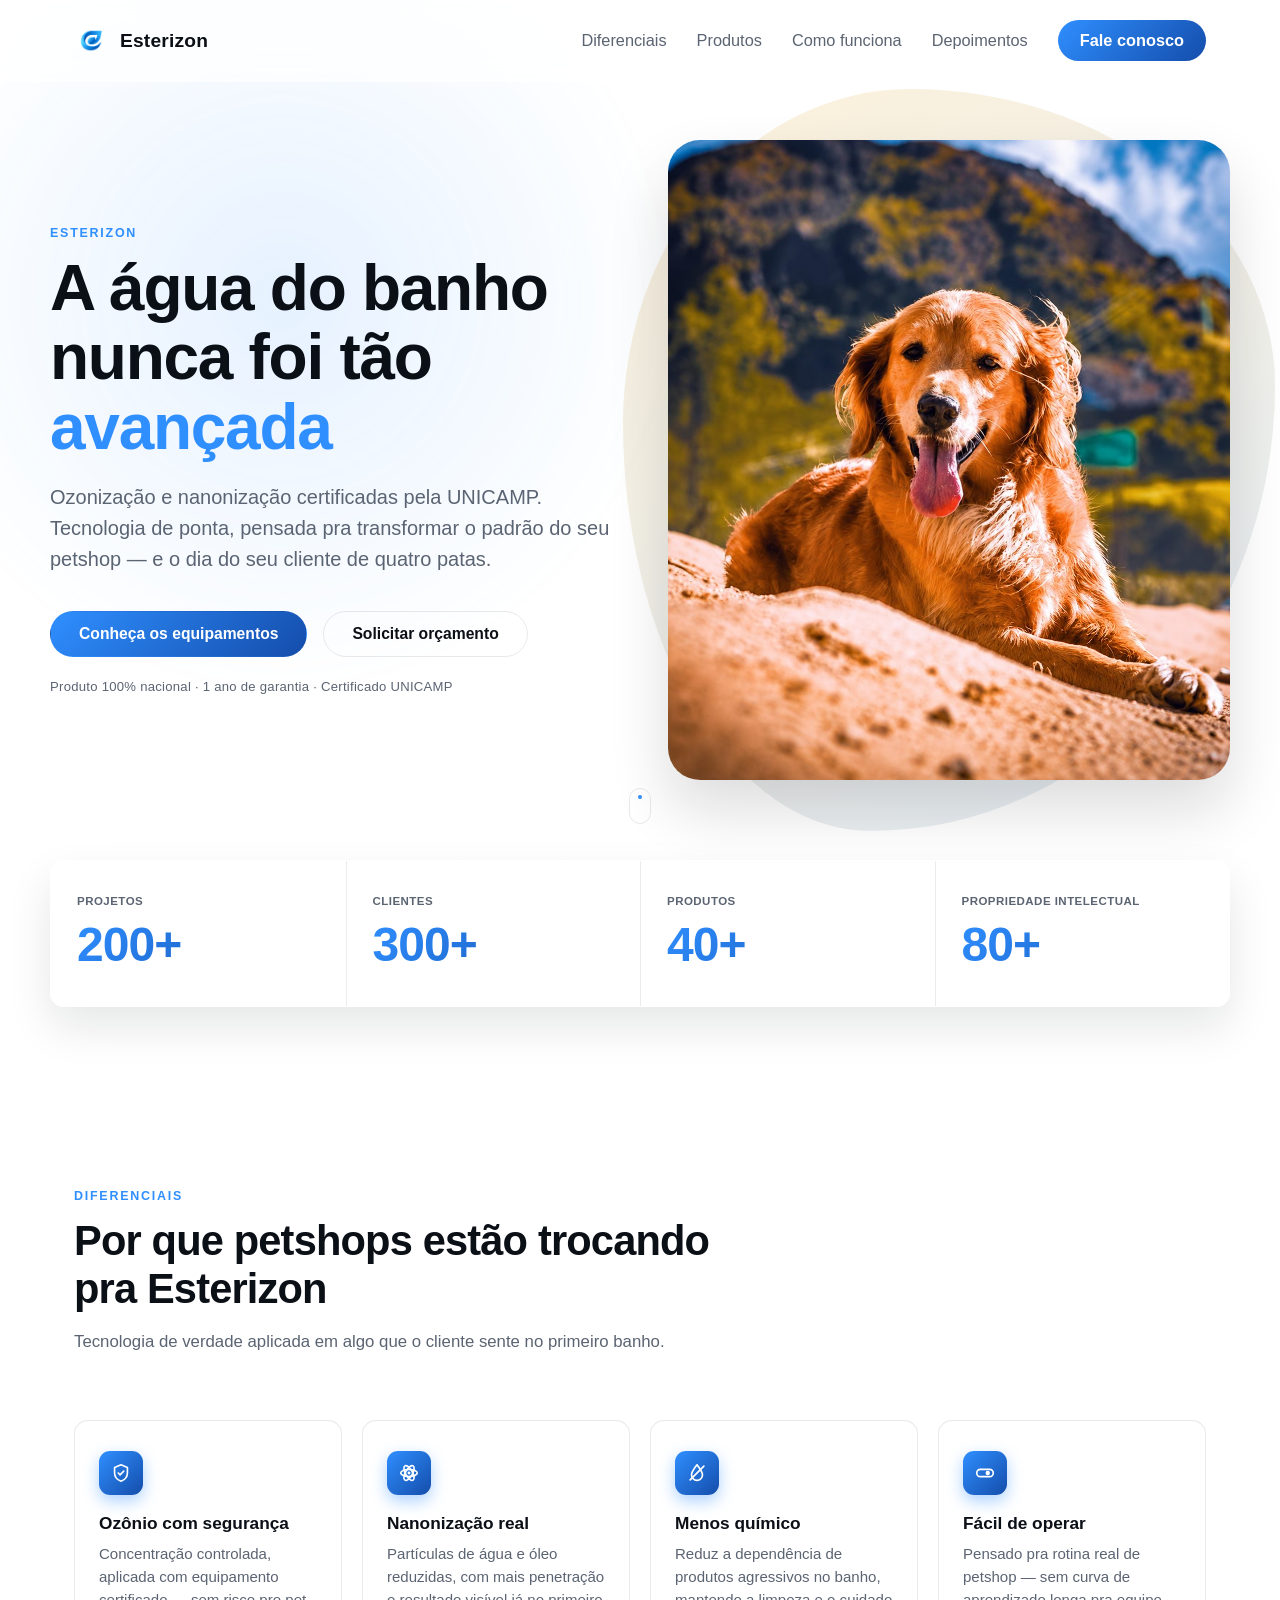
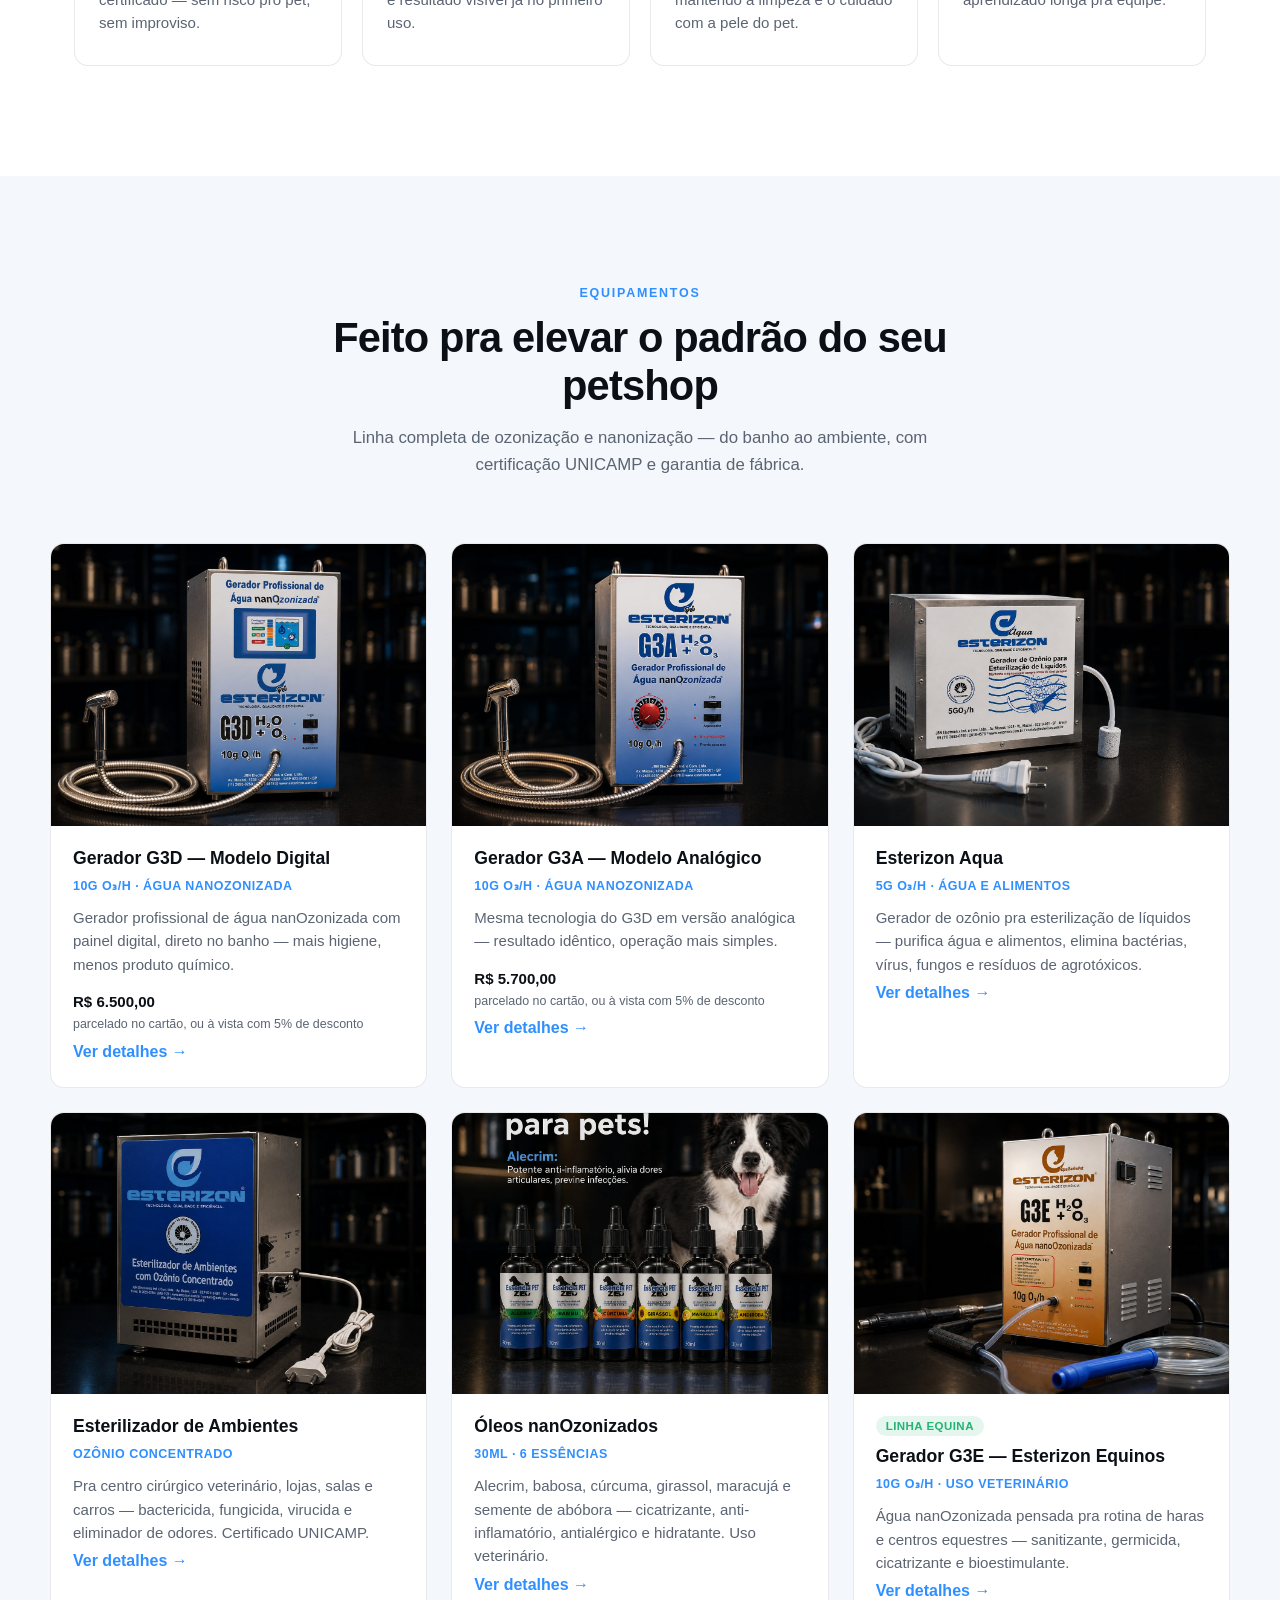
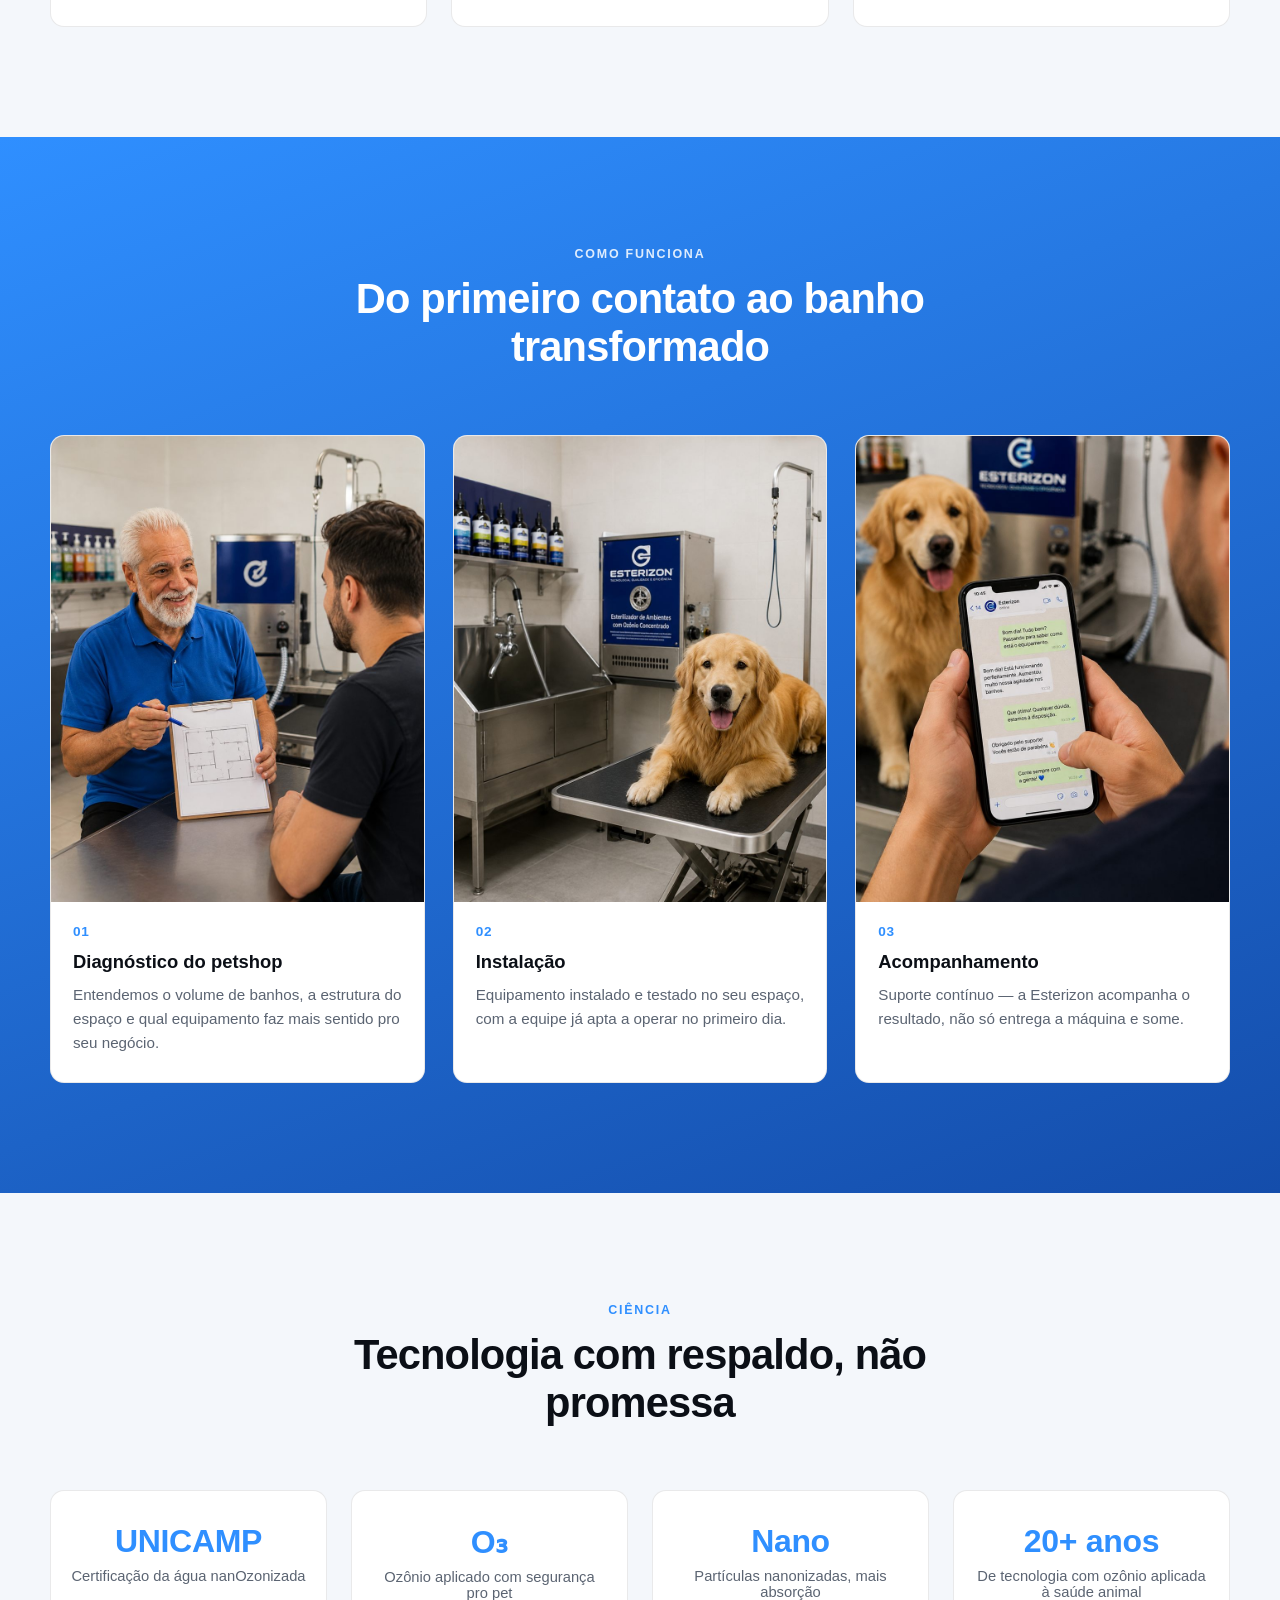
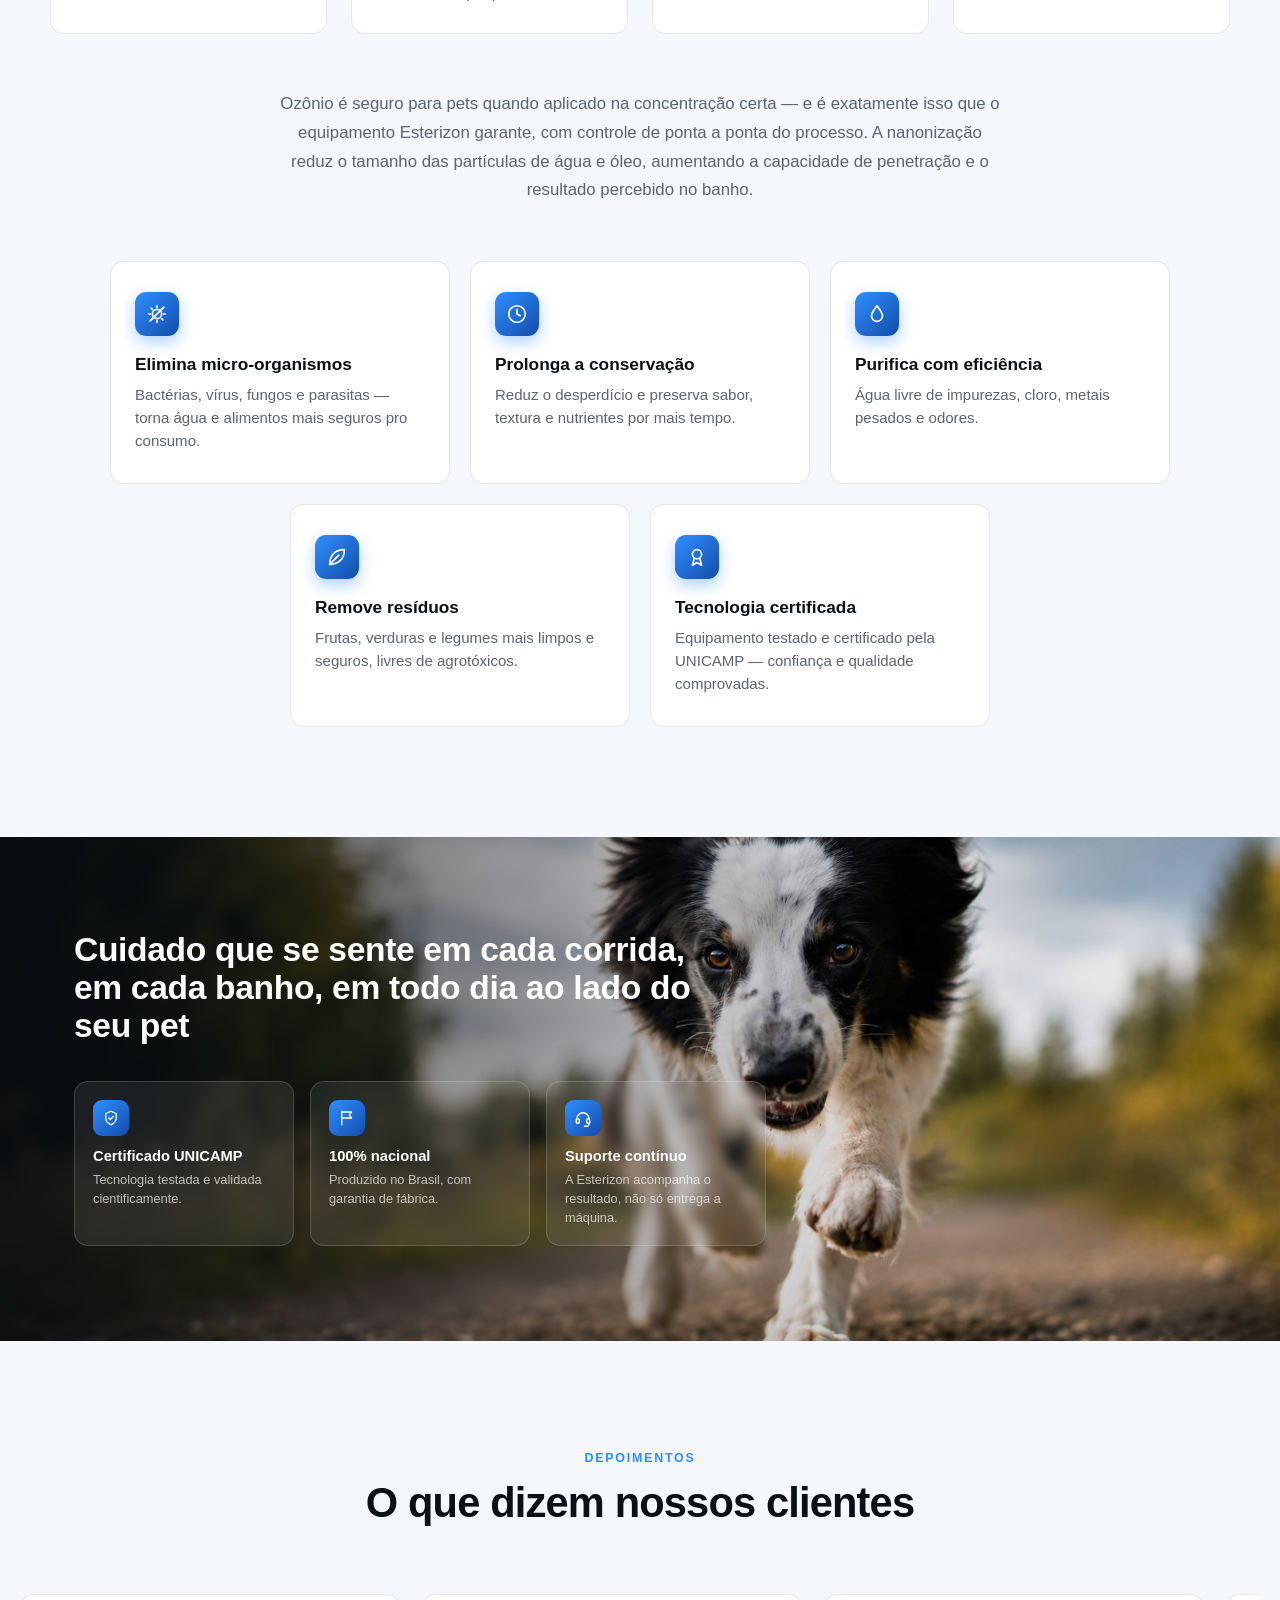
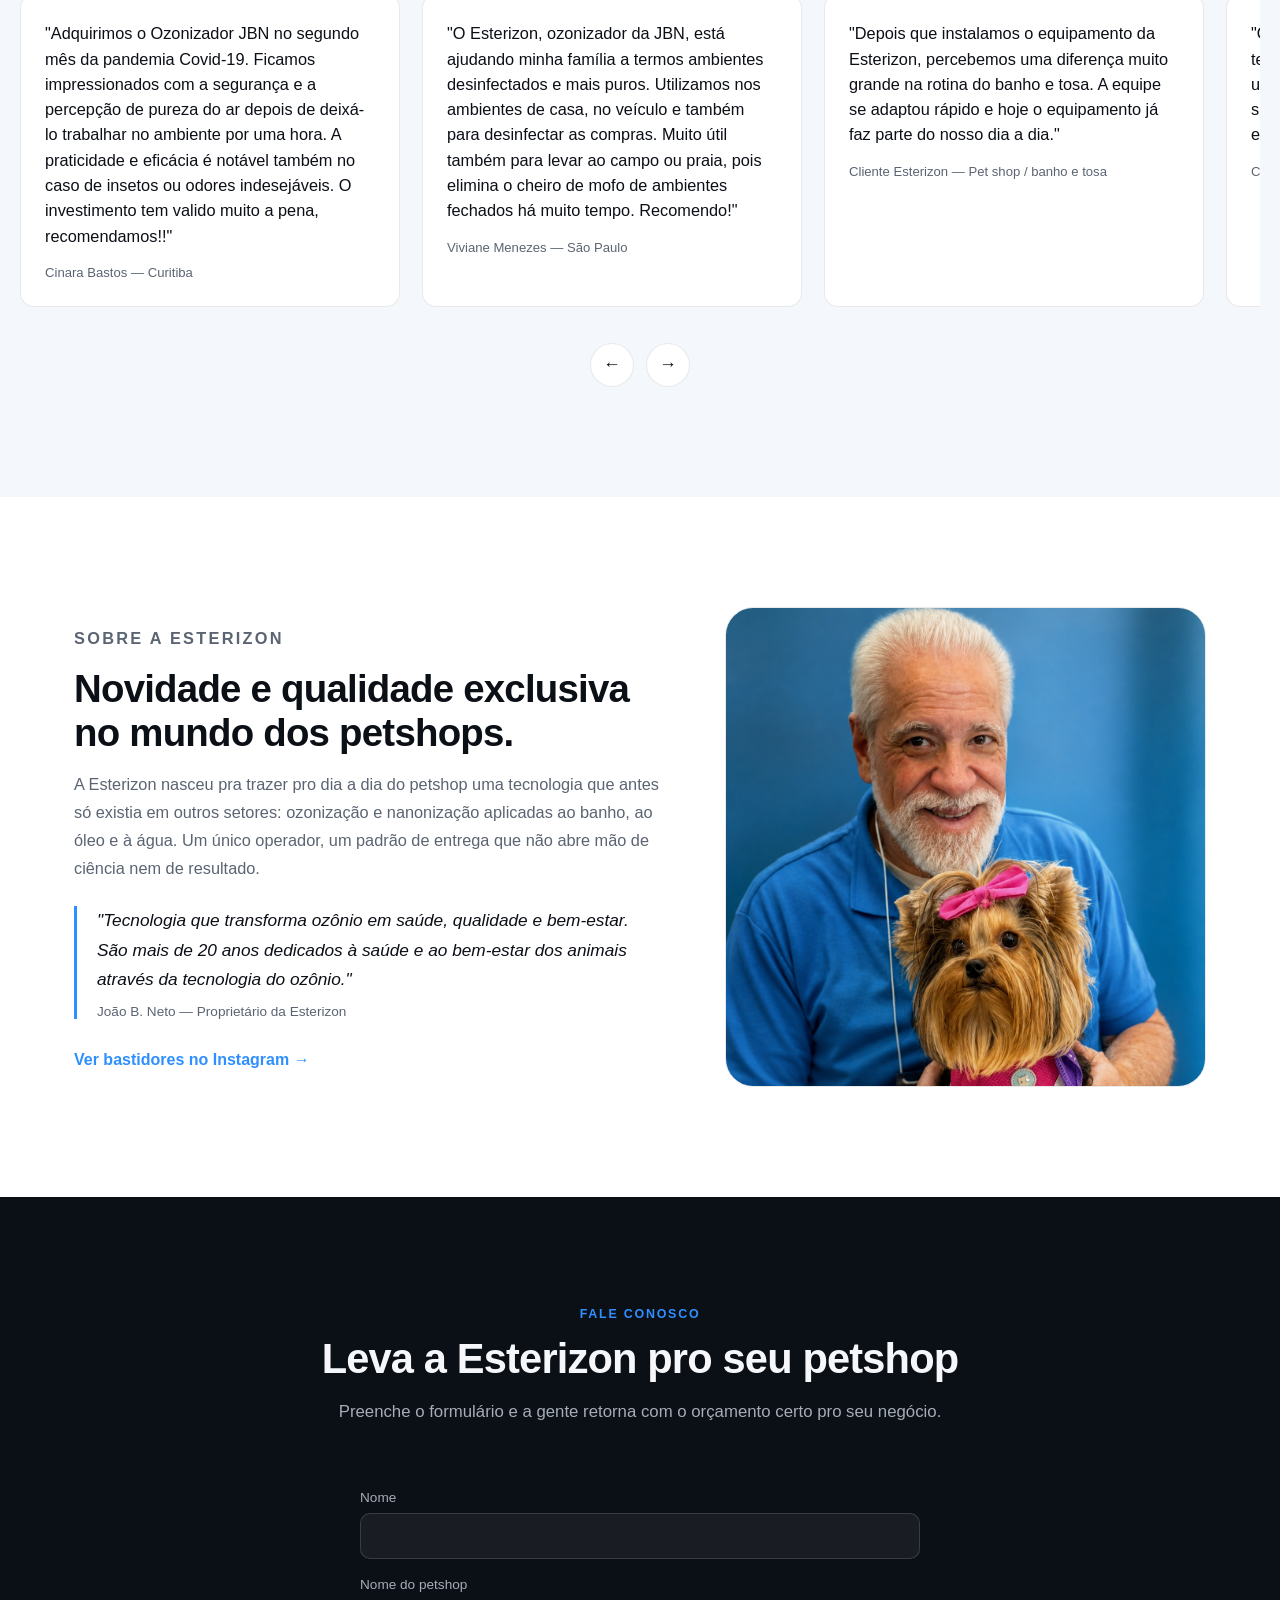
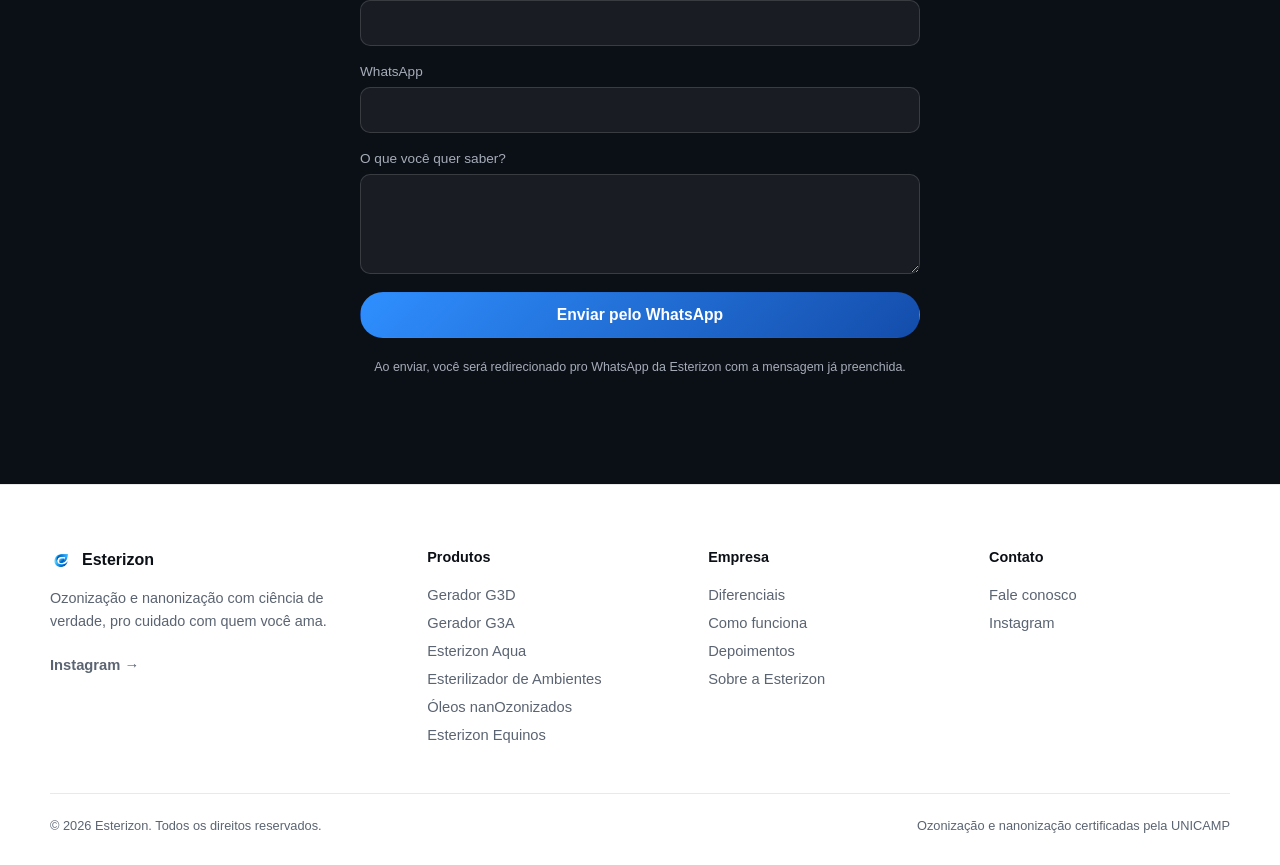
<file: projetos/site-esterizonpet/index.html>
<!DOCTYPE html>
<html lang="pt-BR">
<head>
<meta charset="UTF-8">
<meta name="viewport" content="width=device-width, initial-scale=1.0">
<title>Esterizon — Ozonização e nanonização para petshops</title>
<meta name="description" content="Equipamentos de ozonização e nanonização de água e óleo vegetal para petshops. Tecnologia certificada, resultado premium, cuidado de verdade com os pets.">
<link rel="icon" href="assets/logo.png">
<link rel="stylesheet" href="css/style.css">
<noscript><style>.reveal-up, .reveal-fade { opacity: 1 !important; transform: none !important; } #intro { display: none !important; } body { overflow: auto !important; }</style></noscript>
</head>
<body class="intro-active">

<div class="intro" id="intro" aria-hidden="true">
  <div class="intro__mark">
    <img src="assets/logo.png" alt="" class="intro__logo" id="introLogo" width="640" height="427">
    <div class="intro__wordmark" id="introWordmark">
      <span class="intro__word" data-word="Esterizon"></span>
    </div>
  </div>
  <button class="intro__skip" id="introSkip" type="button">Pular introdução</button>
</div>

<header class="nav" id="nav">
  <div class="nav__inner">
    <a href="#hero" class="nav__brand">
      <img src="assets/logo.png" alt="Esterizon" class="nav__logo" width="640" height="427">
      <span>Esterizon</span>
    </a>
    <nav class="nav__links">
      <a href="#diferenciais">Diferenciais</a>
      <a href="#produtos">Produtos</a>
      <a href="#como-funciona">Como funciona</a>
      <a href="#depoimentos">Depoimentos</a>
      <a href="#contato" class="nav__cta">Fale conosco</a>
    </nav>
    <button class="nav__burger" id="navBurger" aria-label="Abrir menu">
      <span></span><span></span><span></span>
    </button>
  </div>
  <nav class="nav__mobile" id="navMobile">
    <a href="#diferenciais">Diferenciais</a>
    <a href="#produtos">Produtos</a>
    <a href="#como-funciona">Como funciona</a>
    <a href="#depoimentos">Depoimentos</a>
    <a href="#contato">Fale conosco</a>
  </nav>
</header>

<main>

  <section class="hero" id="hero">
    <div class="hero__glow"></div>
    <div class="hero__inner">
      <div class="hero__content">
        <p class="eyebrow reveal-fade">Esterizon</p>
        <h1 class="hero__title">
          <span class="reveal-line"><span class="reveal-line__inner">A água do banho</span></span>
          <span class="reveal-line"><span class="reveal-line__inner">nunca foi tão <em class="hero__highlight">avançada</em></span></span>
        </h1>
        <p class="hero__subtitle reveal-fade">
          Ozonização e nanonização certificadas pela UNICAMP. Tecnologia de ponta,
          pensada pra transformar o padrão do seu petshop — e o dia do seu cliente de quatro patas.
        </p>
        <div class="hero__actions reveal-fade">
          <a href="#produtos" class="btn btn--primary">Conheça os equipamentos</a>
          <a href="#contato" class="btn btn--ghost">Solicitar orçamento</a>
        </div>
        <p class="hero__trust reveal-fade">Produto 100% nacional · 1 ano de garantia · Certificado UNICAMP</p>
      </div>
      <div class="hero__media reveal-fade">
        <div class="hero__blob" aria-hidden="true"></div>
        <img src="assets/hero-dog.jpg" alt="Cachorro feliz, cliente da Esterizon" loading="eager" fetchpriority="high" width="1200" height="1500">
      </div>
    </div>
    <div class="hero__scroll-hint">
      <span></span>
    </div>
  </section>

  <section class="stats-bar">
    <div class="stats-bar__inner reveal-up">
      <div class="stats-bar__item">
        <p class="stats-bar__label">Projetos</p>
        <p class="stats-bar__value" data-count="200">0+</p>
      </div>
      <div class="stats-bar__item">
        <p class="stats-bar__label">Clientes</p>
        <p class="stats-bar__value" data-count="300">0+</p>
      </div>
      <div class="stats-bar__item">
        <p class="stats-bar__label">Produtos</p>
        <p class="stats-bar__value" data-count="40">0+</p>
      </div>
      <div class="stats-bar__item">
        <p class="stats-bar__label">Propriedade intelectual</p>
        <p class="stats-bar__value" data-count="80">0+</p>
      </div>
    </div>
  </section>

  <section class="section" id="diferenciais">
    <div class="section__header section__header--left reveal-up">
      <p class="eyebrow">Diferenciais</p>
      <h2>Por que petshops estão trocando pra Esterizon</h2>
      <p class="section__lead">Tecnologia de verdade aplicada em algo que o cliente sente no primeiro banho.</p>
    </div>

    <div class="feature-grid">
      <div class="feature-card reveal-up">
        <div class="feature-card__icon" aria-hidden="true">
          <svg viewBox="0 0 24 24" fill="none" stroke="currentColor" stroke-width="1.8" stroke-linecap="round" stroke-linejoin="round"><path d="M12 3l7 3v6c0 4.5-3 7.5-7 9-4-1.5-7-4.5-7-9V6l7-3z"/><path d="M9 12l2 2 4-4"/></svg>
        </div>
        <h3>Ozônio com segurança</h3>
        <p>Concentração controlada, aplicada com equipamento certificado — sem risco pro pet, sem improviso.</p>
      </div>
      <div class="feature-card reveal-up">
        <div class="feature-card__icon" aria-hidden="true">
          <svg viewBox="0 0 24 24" fill="none" stroke="currentColor" stroke-width="1.8" stroke-linecap="round" stroke-linejoin="round"><circle cx="12" cy="12" r="1.6" fill="currentColor" stroke="none"/><ellipse cx="12" cy="12" rx="9" ry="3.8"/><ellipse cx="12" cy="12" rx="9" ry="3.8" transform="rotate(60 12 12)"/><ellipse cx="12" cy="12" rx="9" ry="3.8" transform="rotate(120 12 12)"/></svg>
        </div>
        <h3>Nanonização real</h3>
        <p>Partículas de água e óleo reduzidas, com mais penetração e resultado visível já no primeiro uso.</p>
      </div>
      <div class="feature-card reveal-up">
        <div class="feature-card__icon" aria-hidden="true">
          <svg viewBox="0 0 24 24" fill="none" stroke="currentColor" stroke-width="1.8" stroke-linecap="round" stroke-linejoin="round"><path d="M12 3c3 4 6 7.5 6 11a6 6 0 0 1-12 0c0-3.5 3-7 6-11z"/><path d="M4.5 19.5l15-15"/></svg>
        </div>
        <h3>Menos químico</h3>
        <p>Reduz a dependência de produtos agressivos no banho, mantendo a limpeza e o cuidado com a pele do pet.</p>
      </div>
      <div class="feature-card reveal-up">
        <div class="feature-card__icon" aria-hidden="true">
          <svg viewBox="0 0 24 24" fill="none" stroke="currentColor" stroke-width="1.8" stroke-linecap="round" stroke-linejoin="round"><rect x="3" y="8" width="18" height="8" rx="4"/><circle cx="15" cy="12" r="2.4" fill="currentColor" stroke="none"/></svg>
        </div>
        <h3>Fácil de operar</h3>
        <p>Pensado pra rotina real de petshop — sem curva de aprendizado longa pra equipe.</p>
      </div>
    </div>
  </section>

  <section class="section section--alt" id="produtos">
    <div class="section__header reveal-up">
      <p class="eyebrow">Equipamentos</p>
      <h2>Feito pra elevar o padrão do seu petshop</h2>
      <p class="section__lead">
        Linha completa de ozonização e nanonização — do banho ao ambiente, com certificação UNICAMP e garantia de fábrica.
      </p>
    </div>

    <div class="product-grid">
      <article class="product-card reveal-up">
        <div class="product-card__media">
          <img src="assets/produtos/g3d.jpg" alt="Gerador G3D — Modelo Digital" loading="lazy">
        </div>
        <div class="product-card__body">
          <h3>Gerador G3D — Modelo Digital</h3>
          <p class="product-card__spec">10g O₃/h · Água nanOzonizada</p>
          <p>Gerador profissional de água nanOzonizada com painel digital, direto no banho — mais higiene, menos produto químico.</p>
          <p class="product-card__price">R$ 6.500,00 <span>parcelado no cartão, ou à vista com 5% de desconto</span></p>
          <a href="produto-g3d.html" class="link-arrow">Ver detalhes →</a>
        </div>
      </article>

      <article class="product-card reveal-up">
        <div class="product-card__media">
          <img src="assets/produtos/g3a.jpg" alt="Gerador G3A — Modelo Analógico" loading="lazy">
        </div>
        <div class="product-card__body">
          <h3>Gerador G3A — Modelo Analógico</h3>
          <p class="product-card__spec">10g O₃/h · Água nanOzonizada</p>
          <p>Mesma tecnologia do G3D em versão analógica — resultado idêntico, operação mais simples.</p>
          <p class="product-card__price">R$ 5.700,00 <span>parcelado no cartão, ou à vista com 5% de desconto</span></p>
          <a href="produto-g3a.html" class="link-arrow">Ver detalhes →</a>
        </div>
      </article>

      <article class="product-card reveal-up">
        <div class="product-card__media">
          <img src="assets/produtos/aqua.jpg" alt="Esterizon Aqua" loading="lazy">
        </div>
        <div class="product-card__body">
          <h3>Esterizon Aqua</h3>
          <p class="product-card__spec">5g O₃/h · Água e alimentos</p>
          <p>Gerador de ozônio pra esterilização de líquidos — purifica água e alimentos, elimina bactérias, vírus, fungos e resíduos de agrotóxicos.</p>
          <a href="produto-aqua.html" class="link-arrow">Ver detalhes →</a>
        </div>
      </article>

      <article class="product-card reveal-up">
        <div class="product-card__media">
          <img src="assets/produtos/ambientes.jpg" alt="Esterilizador de Ambientes" loading="lazy">
        </div>
        <div class="product-card__body">
          <h3>Esterilizador de Ambientes</h3>
          <p class="product-card__spec">Ozônio concentrado</p>
          <p>Pra centro cirúrgico veterinário, lojas, salas e carros — bactericida, fungicida, virucida e eliminador de odores. Certificado UNICAMP.</p>
          <a href="produto-ambientes.html" class="link-arrow">Ver detalhes →</a>
        </div>
      </article>

      <article class="product-card reveal-up">
        <div class="product-card__media">
          <img src="assets/produtos/oleos.jpg" alt="Óleos nanOzonizados" loading="lazy">
        </div>
        <div class="product-card__body">
          <h3>Óleos nanOzonizados</h3>
          <p class="product-card__spec">30ml · 6 essências</p>
          <p>Alecrim, babosa, cúrcuma, girassol, maracujá e semente de abóbora — cicatrizante, anti-inflamatório, antialérgico e hidratante. Uso veterinário.</p>
          <a href="produto-oleos.html" class="link-arrow">Ver detalhes →</a>
        </div>
      </article>

      <article class="product-card reveal-up">
        <div class="product-card__media">
          <img src="assets/produtos/equinos.jpg" alt="Gerador G3E — Esterizon Equinos" loading="lazy">
        </div>
        <div class="product-card__body">
          <span class="product-card__tag">Linha equina</span>
          <h3>Gerador G3E — Esterizon Equinos</h3>
          <p class="product-card__spec">10g O₃/h · Uso veterinário</p>
          <p>Água nanOzonizada pensada pra rotina de haras e centros equestres — sanitizante, germicida, cicatrizante e bioestimulante.</p>
          <a href="produto-equinos.html" class="link-arrow">Ver detalhes →</a>
        </div>
      </article>
    </div>

  </section>

  <section class="section section--brand" id="como-funciona">
    <div class="section__header reveal-up">
      <p class="eyebrow">Como funciona</p>
      <h2>Do primeiro contato ao banho transformado</h2>
    </div>

    <div class="steps">
      <div class="step reveal-up">
        <div class="step__media">
          <img src="assets/como-funciona/passo-1.jpg" width="900" height="1133" alt="João, da Esterizon, mostrando a planta do petshop durante o diagnóstico" loading="lazy">
        </div>
        <div class="step__body">
          <span class="step__number">01</span>
          <h3>Diagnóstico do petshop</h3>
          <p>Entendemos o volume de banhos, a estrutura do espaço e qual equipamento faz mais sentido pro seu negócio.</p>
        </div>
      </div>
      <div class="step reveal-up">
        <div class="step__media">
          <img src="assets/como-funciona/passo-2.jpg" width="900" height="1126" alt="Esterilizador de Ambientes instalado numa sala de banho e tosa" loading="lazy">
        </div>
        <div class="step__body">
          <span class="step__number">02</span>
          <h3>Instalação</h3>
          <p>Equipamento instalado e testado no seu espaço, com a equipe já apta a operar no primeiro dia.</p>
        </div>
      </div>
      <div class="step reveal-up">
        <div class="step__media">
          <img src="assets/como-funciona/passo-3.jpg" width="900" height="1200" alt="Acompanhamento via WhatsApp com o cliente sobre o funcionamento do equipamento" loading="lazy">
        </div>
        <div class="step__body">
          <span class="step__number">03</span>
          <h3>Acompanhamento</h3>
          <p>Suporte contínuo — a Esterizon acompanha o resultado, não só entrega a máquina e some.</p>
        </div>
      </div>
    </div>
  </section>

  <section class="section section--alt" id="ciencia">
    <div class="section__header reveal-up">
      <p class="eyebrow">Ciência</p>
      <h2>Tecnologia com respaldo, não promessa</h2>
    </div>

    <div class="stats-grid">
      <div class="stat reveal-up">
        <p class="stat__value">UNICAMP</p>
        <p class="stat__label">Certificação da água nanOzonizada</p>
      </div>
      <div class="stat reveal-up">
        <p class="stat__value">O₃</p>
        <p class="stat__label">Ozônio aplicado com segurança pro pet</p>
      </div>
      <div class="stat reveal-up">
        <p class="stat__value">Nano</p>
        <p class="stat__label">Partículas nanonizadas, mais absorção</p>
      </div>
      <div class="stat reveal-up">
        <p class="stat__value">20+ anos</p>
        <p class="stat__label">De tecnologia com ozônio aplicada à saúde animal</p>
      </div>
    </div>

    <div class="science-copy reveal-up">
      <p>
        Ozônio é seguro para pets quando aplicado na concentração certa — e é exatamente
        isso que o equipamento Esterizon garante, com controle de ponta a ponta do processo.
        A nanonização reduz o tamanho das partículas de água e óleo, aumentando a
        capacidade de penetração e o resultado percebido no banho.
      </p>
    </div>

    <div class="reasons-grid mt-lg reveal-up">
      <div class="feature-card">
        <div class="feature-card__icon" aria-hidden="true">
          <svg viewBox="0 0 24 24" fill="none" stroke="currentColor" stroke-width="1.8" stroke-linecap="round" stroke-linejoin="round"><circle cx="12" cy="12" r="5"/><path d="M12 3v2M12 19v2M3 12h2M19 12h2M5.6 5.6l1.4 1.4M17 17l1.4 1.4M5.6 18.4l1.4-1.4M17 7l1.4-1.4"/><path d="M4.5 19.5l15-15"/></svg>
        </div>
        <h3>Elimina micro-organismos</h3>
        <p>Bactérias, vírus, fungos e parasitas — torna água e alimentos mais seguros pro consumo.</p>
      </div>
      <div class="feature-card">
        <div class="feature-card__icon" aria-hidden="true">
          <svg viewBox="0 0 24 24" fill="none" stroke="currentColor" stroke-width="1.8" stroke-linecap="round" stroke-linejoin="round"><circle cx="12" cy="12" r="9"/><path d="M12 7v5l3.5 2"/></svg>
        </div>
        <h3>Prolonga a conservação</h3>
        <p>Reduz o desperdício e preserva sabor, textura e nutrientes por mais tempo.</p>
      </div>
      <div class="feature-card">
        <div class="feature-card__icon" aria-hidden="true">
          <svg viewBox="0 0 24 24" fill="none" stroke="currentColor" stroke-width="1.8" stroke-linecap="round" stroke-linejoin="round"><path d="M12 3c3 4 6 7.5 6 11a6 6 0 0 1-12 0c0-3.5 3-7 6-11z"/></svg>
        </div>
        <h3>Purifica com eficiência</h3>
        <p>Água livre de impurezas, cloro, metais pesados e odores.</p>
      </div>
      <div class="feature-card">
        <div class="feature-card__icon" aria-hidden="true">
          <svg viewBox="0 0 24 24" fill="none" stroke="currentColor" stroke-width="1.8" stroke-linecap="round" stroke-linejoin="round"><path d="M20 4C10 4 4 10 4 20c10 0 16-6 16-16z"/><path d="M4 20L14 10"/></svg>
        </div>
        <h3>Remove resíduos</h3>
        <p>Frutas, verduras e legumes mais limpos e seguros, livres de agrotóxicos.</p>
      </div>
      <div class="feature-card">
        <div class="feature-card__icon" aria-hidden="true">
          <svg viewBox="0 0 24 24" fill="none" stroke="currentColor" stroke-width="1.8" stroke-linecap="round" stroke-linejoin="round"><circle cx="12" cy="9" r="5"/><path d="M9 13.5L7 21l5-3 5 3-2-7.5"/></svg>
        </div>
        <h3>Tecnologia certificada</h3>
        <p>Equipamento testado e certificado pela UNICAMP — confiança e qualidade comprovadas.</p>
      </div>
    </div>
  </section>

  <section class="banner" id="momento">
    <div class="banner__bg">
      <img src="assets/banner-dog.jpg" alt="Cachorro correndo livre" loading="lazy" width="1916" height="821">
    </div>
    <div class="banner__content reveal-fade">
      <p>Cuidado que se sente em cada corrida, em cada banho, em todo dia ao lado do seu pet</p>
      <div class="banner__badges">
        <div class="banner__badge">
          <div class="banner__badge-icon" aria-hidden="true">
            <svg viewBox="0 0 24 24" fill="none" stroke="currentColor" stroke-width="1.8" stroke-linecap="round" stroke-linejoin="round"><path d="M12 3l7 3v6c0 4.5-3 7.5-7 9-4-1.5-7-4.5-7-9V6l7-3z"/><path d="M9 12l2 2 4-4"/></svg>
          </div>
          <h3>Certificado UNICAMP</h3>
          <p>Tecnologia testada e validada cientificamente.</p>
        </div>
        <div class="banner__badge">
          <div class="banner__badge-icon" aria-hidden="true">
            <svg viewBox="0 0 24 24" fill="none" stroke="currentColor" stroke-width="1.8" stroke-linecap="round" stroke-linejoin="round"><path d="M5 3v18"/><path d="M5 4h13l-3 4 3 4H5"/></svg>
          </div>
          <h3>100% nacional</h3>
          <p>Produzido no Brasil, com garantia de fábrica.</p>
        </div>
        <div class="banner__badge">
          <div class="banner__badge-icon" aria-hidden="true">
            <svg viewBox="0 0 24 24" fill="none" stroke="currentColor" stroke-width="1.8" stroke-linecap="round" stroke-linejoin="round"><path d="M4 13a8 8 0 0 1 16 0"/><rect x="3" y="13" width="4" height="6" rx="1.5"/><rect x="17" y="13" width="4" height="6" rx="1.5"/><path d="M20 19v1a3 3 0 0 1-3 3h-3"/></svg>
          </div>
          <h3>Suporte contínuo</h3>
          <p>A Esterizon acompanha o resultado, não só entrega a máquina.</p>
        </div>
      </div>
    </div>
  </section>


  <section class="section section--alt" id="depoimentos">
    <div class="section__header reveal-up">
      <p class="eyebrow">Depoimentos</p>
      <h2>O que dizem nossos clientes</h2>
    </div>

    <div class="testimonial-carousel reveal-up">
      <div class="testimonial-track" id="testimonialTrack">
        <blockquote class="testimonial">
          <p>"Adquirimos o Ozonizador JBN no segundo mês da pandemia Covid-19. Ficamos impressionados com a segurança e a percepção de pureza do ar depois de deixá-lo trabalhar no ambiente por uma hora. A praticidade e eficácia é notável também no caso de insetos ou odores indesejáveis. O investimento tem valido muito a pena, recomendamos!!"</p>
          <footer>Cinara Bastos — Curitiba</footer>
        </blockquote>
        <blockquote class="testimonial">
          <p>"O Esterizon, ozonizador da JBN, está ajudando minha família a termos ambientes desinfectados e mais puros. Utilizamos nos ambientes de casa, no veículo e também para desinfectar as compras. Muito útil também para levar ao campo ou praia, pois elimina o cheiro de mofo de ambientes fechados há muito tempo. Recomendo!"</p>
          <footer>Viviane Menezes — São Paulo</footer>
        </blockquote>
        <blockquote class="testimonial">
          <p>"Depois que instalamos o equipamento da Esterizon, percebemos uma diferença muito grande na rotina do banho e tosa. A equipe se adaptou rápido e hoje o equipamento já faz parte do nosso dia a dia."</p>
          <footer>Cliente Esterizon — Pet shop / banho e tosa</footer>
        </blockquote>
        <blockquote class="testimonial">
          <p>"O que mais chamou nossa atenção foi a tecnologia da água ozonizada. Buscávamos uma solução mais profissional para o pet shop e a Esterizon conseguiu entender exatamente o que precisávamos."</p>
          <footer>Cliente Esterizon — Sobre a água ozonizada</footer>
        </blockquote>
        <blockquote class="testimonial">
          <p>"Desde o primeiro contato tivemos todo o suporte. Eles entenderam nossa estrutura, indicaram o equipamento adequado e acompanharam a instalação. Não foi simplesmente comprar uma máquina e ficar por conta própria."</p>
          <footer>Cliente Esterizon — Atendimento e instalação</footer>
        </blockquote>
        <blockquote class="testimonial">
          <p>"Já tivemos algumas dúvidas depois da instalação e sempre fomos atendidos rapidamente. Esse acompanhamento depois da compra passa bastante segurança para quem usa o equipamento todos os dias."</p>
          <footer>Cliente Esterizon — Suporte pós-venda</footer>
        </blockquote>
        <blockquote class="testimonial">
          <p>"Estamos muito satisfeitos com a Esterizon. Além da qualidade do equipamento, o atendimento e o suporte fizeram diferença. É uma solução que trouxe mais tecnologia e profissionalismo para o nosso negócio."</p>
          <footer>Cliente Esterizon — Experiência geral</footer>
        </blockquote>
        <blockquote class="testimonial">
          <p>"Os clientes perceberam a diferença já no primeiro banho. O pelo fica com outro brilho."</p>
          <footer>Depoimento de exemplo — petshop parceiro</footer>
        </blockquote>
        <blockquote class="testimonial">
          <p>"Reduzimos bastante o uso de produto químico sem perder qualidade na entrega."</p>
          <footer>Depoimento de exemplo — petshop parceiro</footer>
        </blockquote>
        <blockquote class="testimonial">
          <p>"Suporte presente — não é só vender a máquina e sumir."</p>
          <footer>Depoimento de exemplo — petshop parceiro</footer>
        </blockquote>
      </div>
      <div class="testimonial-nav">
        <button class="carousel-btn" id="testimonialPrev" type="button" aria-label="Depoimento anterior">←</button>
        <button class="carousel-btn" id="testimonialNext" type="button" aria-label="Próximo depoimento">→</button>
      </div>
    </div>
  </section>

  <section class="section" id="sobre">
    <div class="about-grid">
      <div class="about-copy reveal-up">
        <p class="eyebrow">Sobre a Esterizon</p>
        <h2>Novidade e qualidade exclusiva no mundo dos petshops.</h2>
        <p>
          A Esterizon nasceu pra trazer pro dia a dia do petshop uma tecnologia que
          antes só existia em outros setores: ozonização e nanonização aplicadas ao
          banho, ao óleo e à água. Um único operador, um padrão de entrega que não
          abre mão de ciência nem de resultado.
        </p>
        <blockquote class="founder-quote">
          <p>"Tecnologia que transforma ozônio em saúde, qualidade e bem-estar. São mais de 20 anos dedicados à saúde e ao bem-estar dos animais através da tecnologia do ozônio."</p>
          <footer class="founder-quote__author">João B. Neto — Proprietário da Esterizon</footer>
        </blockquote>
        <a href="https://www.instagram.com/esterizon.oficial/" target="_blank" rel="noopener" class="link-arrow">
          Ver bastidores no Instagram →
        </a>
      </div>
      <div class="about-visual reveal-up">
        <img src="assets/fundador.jpg" alt="João B. Neto, proprietário da Esterizon, com uma cliente de quatro patas" loading="lazy">
      </div>
    </div>
  </section>

  <section class="section section--dark" id="contato">
    <div class="section__header reveal-up">
      <p class="eyebrow">Fale conosco</p>
      <h2>Leva a Esterizon pro seu petshop</h2>
      <p class="section__lead">Preenche o formulário e a gente retorna com o orçamento certo pro seu negócio.</p>
    </div>

    <form class="contact-form reveal-up" id="contactForm">
      <div class="field">
        <label for="nome">Nome</label>
        <input type="text" id="nome" name="nome" required>
      </div>
      <div class="field">
        <label for="petshop">Nome do petshop</label>
        <input type="text" id="petshop" name="petshop" required>
      </div>
      <div class="field">
        <label for="whatsapp">WhatsApp</label>
        <input type="tel" id="whatsapp" name="whatsapp" required>
      </div>
      <div class="field">
        <label for="mensagem">O que você quer saber?</label>
        <textarea id="mensagem" name="mensagem" rows="4"></textarea>
      </div>
      <button type="submit" class="btn btn--primary btn--full">Enviar pelo WhatsApp</button>
      <p class="field__note" id="formNote">
        Ao enviar, você será redirecionado pro WhatsApp da Esterizon com a mensagem já preenchida.
      </p>
    </form>
  </section>

</main>

<footer class="footer">
  <div class="footer__top">
    <div class="footer__col footer__col--brand">
      <div class="footer__brand">
        <img src="assets/logo.png" alt="Esterizon" class="footer__logo" width="640" height="427">
        <span>Esterizon</span>
      </div>
      <p class="footer__tagline">Ozonização e nanonização com ciência de verdade, pro cuidado com quem você ama.</p>
      <a href="https://www.instagram.com/esterizon.oficial/" target="_blank" rel="noopener" class="link-arrow">Instagram →</a>
    </div>
    <div class="footer__col">
      <h4>Produtos</h4>
      <a href="produto-g3d.html">Gerador G3D</a>
      <a href="produto-g3a.html">Gerador G3A</a>
      <a href="produto-aqua.html">Esterizon Aqua</a>
      <a href="produto-ambientes.html">Esterilizador de Ambientes</a>
      <a href="produto-oleos.html">Óleos nanOzonizados</a>
      <a href="produto-equinos.html">Esterizon Equinos</a>
    </div>
    <div class="footer__col">
      <h4>Empresa</h4>
      <a href="#diferenciais">Diferenciais</a>
      <a href="#como-funciona">Como funciona</a>
      <a href="#depoimentos">Depoimentos</a>
      <a href="#sobre">Sobre a Esterizon</a>
    </div>
    <div class="footer__col">
      <h4>Contato</h4>
      <a href="#contato">Fale conosco</a>
      <a href="https://www.instagram.com/esterizon.oficial/" target="_blank" rel="noopener">Instagram</a>
    </div>
  </div>
  <div class="footer__bottom">
    <p class="footer__copy">© <span id="year"></span> Esterizon. Todos os direitos reservados.</p>
    <p class="footer__copy">Ozonização e nanonização certificadas pela UNICAMP</p>
  </div>
</footer>

<script src="js/main.js"></script>
</body>
</html>
</file>
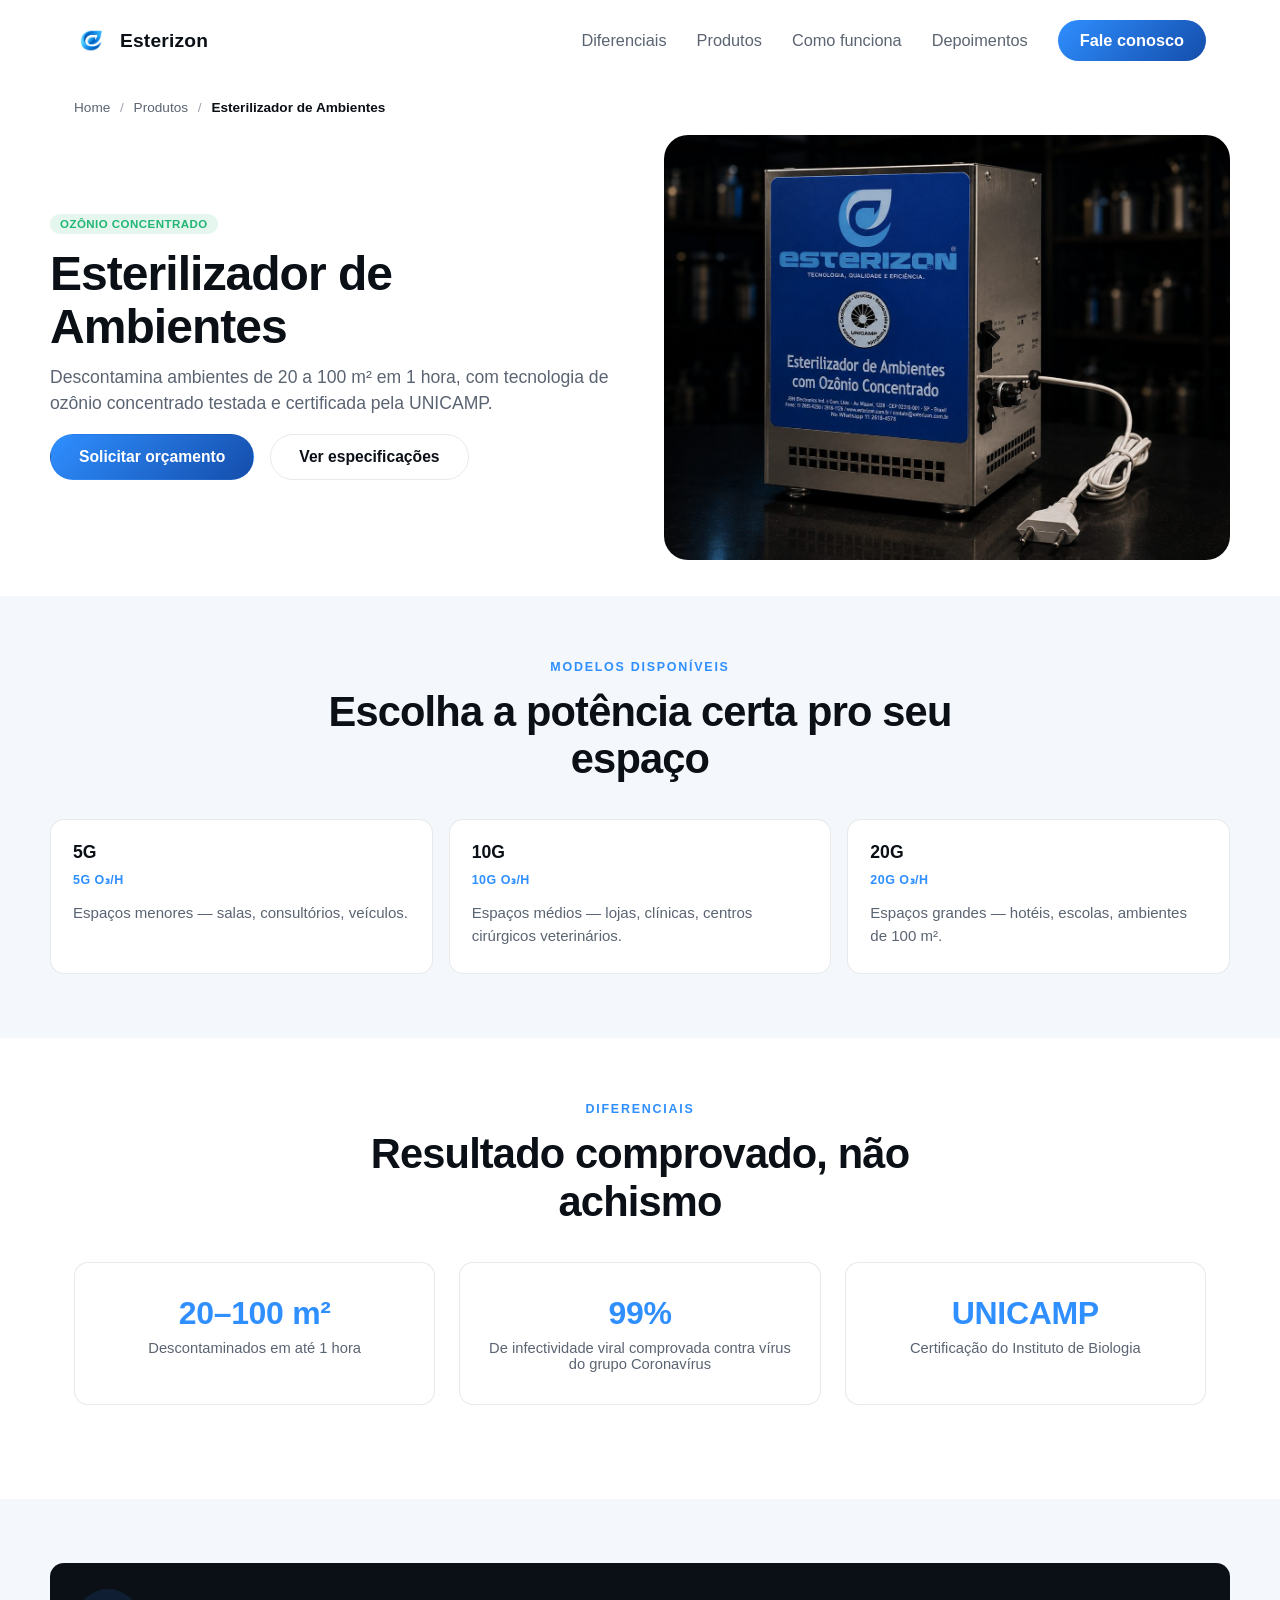
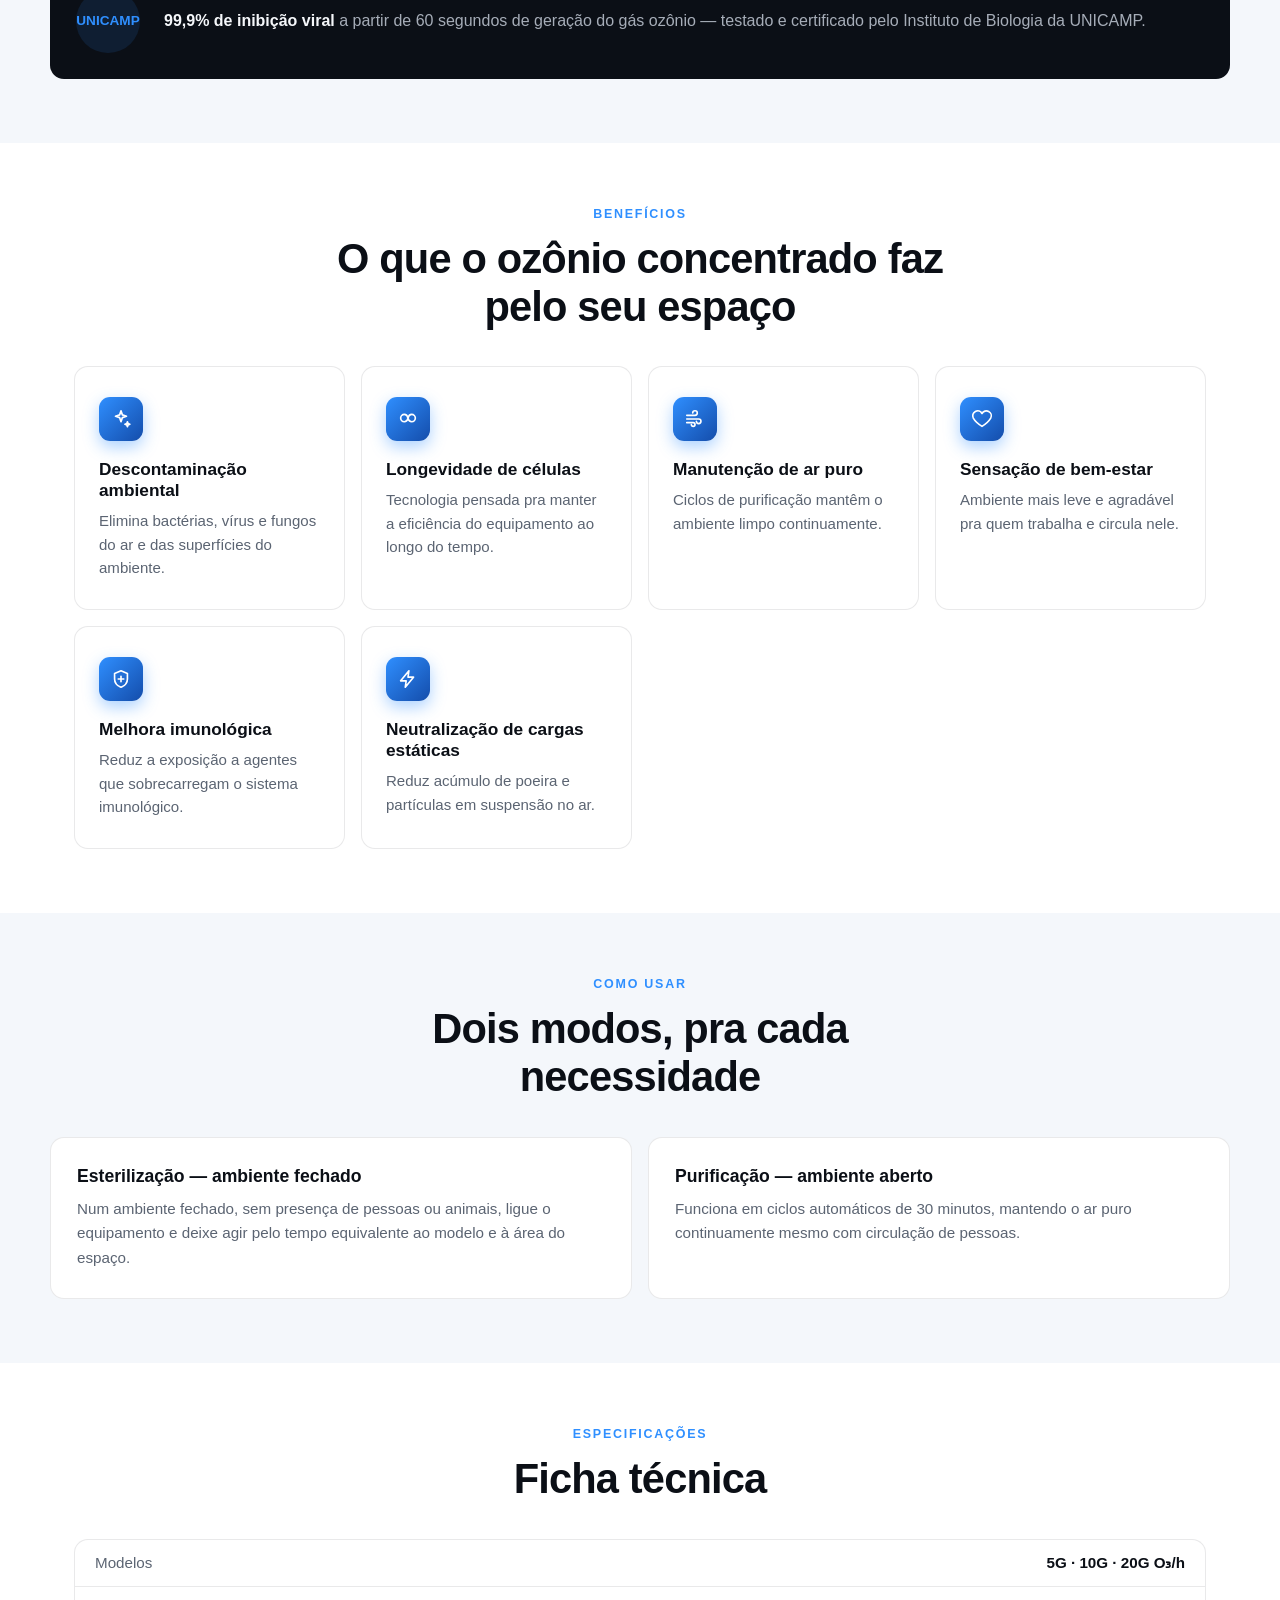
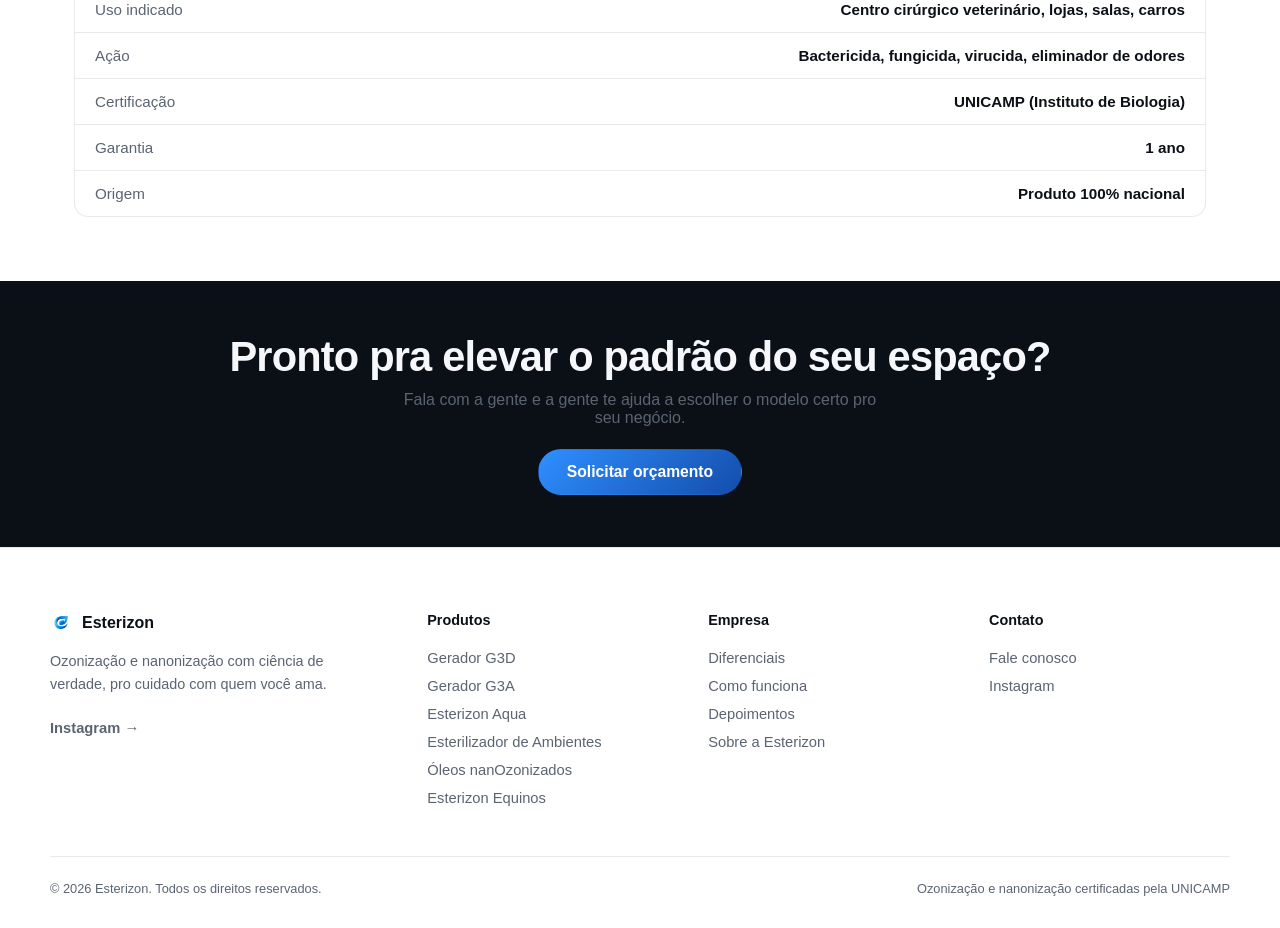
<file: projetos/site-esterizonpet/produto-ambientes.html>
<!DOCTYPE html>
<html lang="pt-BR">
<head>
<meta charset="UTF-8">
<meta name="viewport" content="width=device-width, initial-scale=1.0">
<title>Esterilizador de Ambientes — Esterizon</title>
<meta name="description" content="Esterilizador de Ambientes Esterizon: ozônio concentrado, descontamina ambientes de 20 a 100 m² em 1 hora, certificado pela UNICAMP.">
<link rel="icon" href="assets/logo.png">
<link rel="stylesheet" href="css/style.css">
<noscript><style>.reveal-up, .reveal-fade { opacity: 1 !important; transform: none !important; }</style></noscript>
</head>
<body class="product-page">

<header class="nav" id="nav">
  <div class="nav__inner">
    <a href="index.html" class="nav__brand">
      <img src="assets/logo.png" alt="Esterizon" class="nav__logo" width="640" height="427">
      <span>Esterizon</span>
    </a>
    <nav class="nav__links">
      <a href="index.html#diferenciais">Diferenciais</a>
      <a href="index.html#produtos">Produtos</a>
      <a href="index.html#como-funciona">Como funciona</a>
      <a href="index.html#depoimentos">Depoimentos</a>
      <a href="index.html#contato" class="nav__cta">Fale conosco</a>
    </nav>
    <button class="nav__burger" id="navBurger" aria-label="Abrir menu">
      <span></span><span></span><span></span>
    </button>
  </div>
  <nav class="nav__mobile" id="navMobile">
    <a href="index.html#diferenciais">Diferenciais</a>
    <a href="index.html#produtos">Produtos</a>
    <a href="index.html#como-funciona">Como funciona</a>
    <a href="index.html#depoimentos">Depoimentos</a>
    <a href="index.html#contato">Fale conosco</a>
  </nav>
</header>

<main>

  <nav class="breadcrumb" aria-label="Breadcrumb">
    <a href="index.html">Home</a>
    <span aria-hidden="true">/</span>
    <a href="index.html#produtos">Produtos</a>
    <span aria-hidden="true">/</span>
    <span class="is-current">Esterilizador de Ambientes</span>
  </nav>

  <section class="product-hero">
    <div class="product-hero__inner">
      <div class="reveal-up">
        <span class="product-hero__tag">Ozônio concentrado</span>
        <h1 class="product-hero__title">Esterilizador de Ambientes</h1>
        <p class="product-hero__lead">
          Descontamina ambientes de 20 a 100 m² em 1 hora, com tecnologia de ozônio
          concentrado testada e certificada pela UNICAMP.
        </p>
        <div class="hero__actions">
          <a href="index.html#contato" class="btn btn--primary">Solicitar orçamento</a>
          <a href="#specs" class="btn btn--ghost">Ver especificações</a>
        </div>
      </div>
      <div class="product-hero__media reveal-up">
        <img src="assets/produtos/ambientes.jpg" alt="Esterilizador de Ambientes">
      </div>
    </div>
  </section>

  <section class="section section--alt" id="modelos">
    <div class="section__header reveal-up">
      <p class="eyebrow">Modelos disponíveis</p>
      <h2>Escolha a potência certa pro seu espaço</h2>
    </div>
    <div class="product-grid">
      <article class="product-card reveal-up">
        <div class="product-card__body">
          <h3>5G</h3>
          <p class="product-card__spec">5g O₃/h</p>
          <p>Espaços menores — salas, consultórios, veículos.</p>
        </div>
      </article>
      <article class="product-card reveal-up">
        <div class="product-card__body">
          <h3>10G</h3>
          <p class="product-card__spec">10g O₃/h</p>
          <p>Espaços médios — lojas, clínicas, centros cirúrgicos veterinários.</p>
        </div>
      </article>
      <article class="product-card reveal-up">
        <div class="product-card__body">
          <h3>20G</h3>
          <p class="product-card__spec">20g O₃/h</p>
          <p>Espaços grandes — hotéis, escolas, ambientes de 100 m².</p>
        </div>
      </article>
    </div>
  </section>

  <section class="section" id="diferenciais-ambientes">
    <div class="section__header reveal-up">
      <p class="eyebrow">Diferenciais</p>
      <h2>Resultado comprovado, não achismo</h2>
    </div>
    <div class="stats-grid">
      <div class="stat reveal-up">
        <p class="stat__value">20–100 m²</p>
        <p class="stat__label">Descontaminados em até 1 hora</p>
      </div>
      <div class="stat reveal-up">
        <p class="stat__value">99%</p>
        <p class="stat__label">De infectividade viral comprovada contra vírus do grupo Coronavírus</p>
      </div>
      <div class="stat reveal-up">
        <p class="stat__value">UNICAMP</p>
        <p class="stat__label">Certificação do Instituto de Biologia</p>
      </div>
    </div>
  </section>

  <section class="section section--alt">
    <div class="cert-banner reveal-up">
      <div class="cert-banner__badge" aria-hidden="true">UNICAMP</div>
      <p>
        <strong>99,9% de inibição viral</strong> a partir de 60 segundos de geração do gás ozônio —
        testado e certificado pelo Instituto de Biologia da UNICAMP.
      </p>
    </div>
  </section>

  <section class="section" id="beneficios">
    <div class="section__header reveal-up">
      <p class="eyebrow">Benefícios</p>
      <h2>O que o ozônio concentrado faz pelo seu espaço</h2>
    </div>
    <div class="feature-grid">
      <div class="feature-card reveal-up">
        <div class="feature-card__icon" aria-hidden="true">
          <svg viewBox="0 0 24 24" fill="none" stroke="currentColor" stroke-width="1.8" stroke-linecap="round" stroke-linejoin="round"><path d="M12 3l1.5 4.5L18 9l-4.5 1.5L12 15l-1.5-4.5L6 9l4.5-1.5L12 3z"/><path d="M19 15l.7 2 2 .7-2 .7-.7 2-.7-2-2-.7 2-.7.7-2z"/></svg>
        </div>
        <h3>Descontaminação ambiental</h3>
        <p>Elimina bactérias, vírus e fungos do ar e das superfícies do ambiente.</p>
      </div>
      <div class="feature-card reveal-up">
        <div class="feature-card__icon" aria-hidden="true">
          <svg viewBox="0 0 24 24" fill="none" stroke="currentColor" stroke-width="1.8" stroke-linecap="round" stroke-linejoin="round"><path d="M8 15a4 4 0 1 1 0-8c2.2 0 3.5 2 4 4 .5-2 1.8-4 4-4a4 4 0 1 1 0 8c-2.2 0-3.5-2-4-4-.5 2-1.8 4-4 4z"/></svg>
        </div>
        <h3>Longevidade de células</h3>
        <p>Tecnologia pensada pra manter a eficiência do equipamento ao longo do tempo.</p>
      </div>
      <div class="feature-card reveal-up">
        <div class="feature-card__icon" aria-hidden="true">
          <svg viewBox="0 0 24 24" fill="none" stroke="currentColor" stroke-width="1.8" stroke-linecap="round" stroke-linejoin="round"><path d="M3 8h9a2.5 2.5 0 1 0-2.5-2.5"/><path d="M3 12h13a2.5 2.5 0 1 1-2.5 2.5"/><path d="M3 16h7a2 2 0 1 1-2 2"/></svg>
        </div>
        <h3>Manutenção de ar puro</h3>
        <p>Ciclos de purificação mantêm o ambiente limpo continuamente.</p>
      </div>
      <div class="feature-card reveal-up">
        <div class="feature-card__icon" aria-hidden="true">
          <svg viewBox="0 0 24 24" fill="none" stroke="currentColor" stroke-width="1.8" stroke-linecap="round" stroke-linejoin="round"><path d="M12 20s-7-4.5-9.5-9A5 5 0 0 1 12 6a5 5 0 0 1 9.5 5c-2.5 4.5-9.5 9-9.5 9z"/></svg>
        </div>
        <h3>Sensação de bem-estar</h3>
        <p>Ambiente mais leve e agradável pra quem trabalha e circula nele.</p>
      </div>
      <div class="feature-card reveal-up">
        <div class="feature-card__icon" aria-hidden="true">
          <svg viewBox="0 0 24 24" fill="none" stroke="currentColor" stroke-width="1.8" stroke-linecap="round" stroke-linejoin="round"><path d="M12 3l7 3v6c0 4.5-3 7.5-7 9-4-1.5-7-4.5-7-9V6l7-3z"/><path d="M12 9v6M9 12h6"/></svg>
        </div>
        <h3>Melhora imunológica</h3>
        <p>Reduz a exposição a agentes que sobrecarregam o sistema imunológico.</p>
      </div>
      <div class="feature-card reveal-up">
        <div class="feature-card__icon" aria-hidden="true">
          <svg viewBox="0 0 24 24" fill="none" stroke="currentColor" stroke-width="1.8" stroke-linecap="round" stroke-linejoin="round"><path d="M13 3L4 14h6l-1 7 9-11h-6l1-7z"/></svg>
        </div>
        <h3>Neutralização de cargas estáticas</h3>
        <p>Reduz acúmulo de poeira e partículas em suspensão no ar.</p>
      </div>
    </div>
  </section>

  <section class="section section--alt" id="como-usar">
    <div class="section__header reveal-up">
      <p class="eyebrow">Como usar</p>
      <h2>Dois modos, pra cada necessidade</h2>
    </div>
    <div class="usage-grid reveal-up">
      <div class="usage-card">
        <h3>Esterilização — ambiente fechado</h3>
        <p>Num ambiente fechado, sem presença de pessoas ou animais, ligue o equipamento e deixe agir pelo tempo equivalente ao modelo e à área do espaço.</p>
      </div>
      <div class="usage-card">
        <h3>Purificação — ambiente aberto</h3>
        <p>Funciona em ciclos automáticos de 30 minutos, mantendo o ar puro continuamente mesmo com circulação de pessoas.</p>
      </div>
    </div>
  </section>

  <section class="section" id="specs">
    <div class="section__header reveal-up">
      <p class="eyebrow">Especificações</p>
      <h2>Ficha técnica</h2>
    </div>
    <div class="spec-table reveal-up">
      <div class="spec-row"><span class="spec-row__label">Modelos</span><span class="spec-row__value">5G · 10G · 20G O₃/h</span></div>
      <div class="spec-row"><span class="spec-row__label">Uso indicado</span><span class="spec-row__value">Centro cirúrgico veterinário, lojas, salas, carros</span></div>
      <div class="spec-row"><span class="spec-row__label">Ação</span><span class="spec-row__value">Bactericida, fungicida, virucida, eliminador de odores</span></div>
      <div class="spec-row"><span class="spec-row__label">Certificação</span><span class="spec-row__value">UNICAMP (Instituto de Biologia)</span></div>
      <div class="spec-row"><span class="spec-row__label">Garantia</span><span class="spec-row__value">1 ano</span></div>
      <div class="spec-row"><span class="spec-row__label">Origem</span><span class="spec-row__value">Produto 100% nacional</span></div>
    </div>
  </section>

  <section class="section section--dark product-cta">
    <h2>Pronto pra elevar o padrão do seu espaço?</h2>
    <p>Fala com a gente e a gente te ajuda a escolher o modelo certo pro seu negócio.</p>
    <a href="index.html#contato" class="btn btn--primary">Solicitar orçamento</a>
  </section>

</main>

<footer class="footer">
  <div class="footer__top">
    <div class="footer__col footer__col--brand">
      <div class="footer__brand">
        <img src="assets/logo.png" alt="Esterizon" class="footer__logo" width="640" height="427">
        <span>Esterizon</span>
      </div>
      <p class="footer__tagline">Ozonização e nanonização com ciência de verdade, pro cuidado com quem você ama.</p>
      <a href="https://www.instagram.com/esterizon.oficial/" target="_blank" rel="noopener" class="link-arrow">Instagram →</a>
    </div>
    <div class="footer__col">
      <h4>Produtos</h4>
      <a href="produto-g3d.html">Gerador G3D</a>
      <a href="produto-g3a.html">Gerador G3A</a>
      <a href="produto-aqua.html">Esterizon Aqua</a>
      <a href="produto-ambientes.html">Esterilizador de Ambientes</a>
      <a href="produto-oleos.html">Óleos nanOzonizados</a>
      <a href="produto-equinos.html">Esterizon Equinos</a>
    </div>
    <div class="footer__col">
      <h4>Empresa</h4>
      <a href="index.html#diferenciais">Diferenciais</a>
      <a href="index.html#como-funciona">Como funciona</a>
      <a href="index.html#depoimentos">Depoimentos</a>
      <a href="index.html#sobre">Sobre a Esterizon</a>
    </div>
    <div class="footer__col">
      <h4>Contato</h4>
      <a href="index.html#contato">Fale conosco</a>
      <a href="https://www.instagram.com/esterizon.oficial/" target="_blank" rel="noopener">Instagram</a>
    </div>
  </div>
  <div class="footer__bottom">
    <p class="footer__copy">© <span id="year"></span> Esterizon. Todos os direitos reservados.</p>
    <p class="footer__copy">Ozonização e nanonização certificadas pela UNICAMP</p>
  </div>
</footer>

<script src="js/main.js"></script>
</body>
</html>
</file>
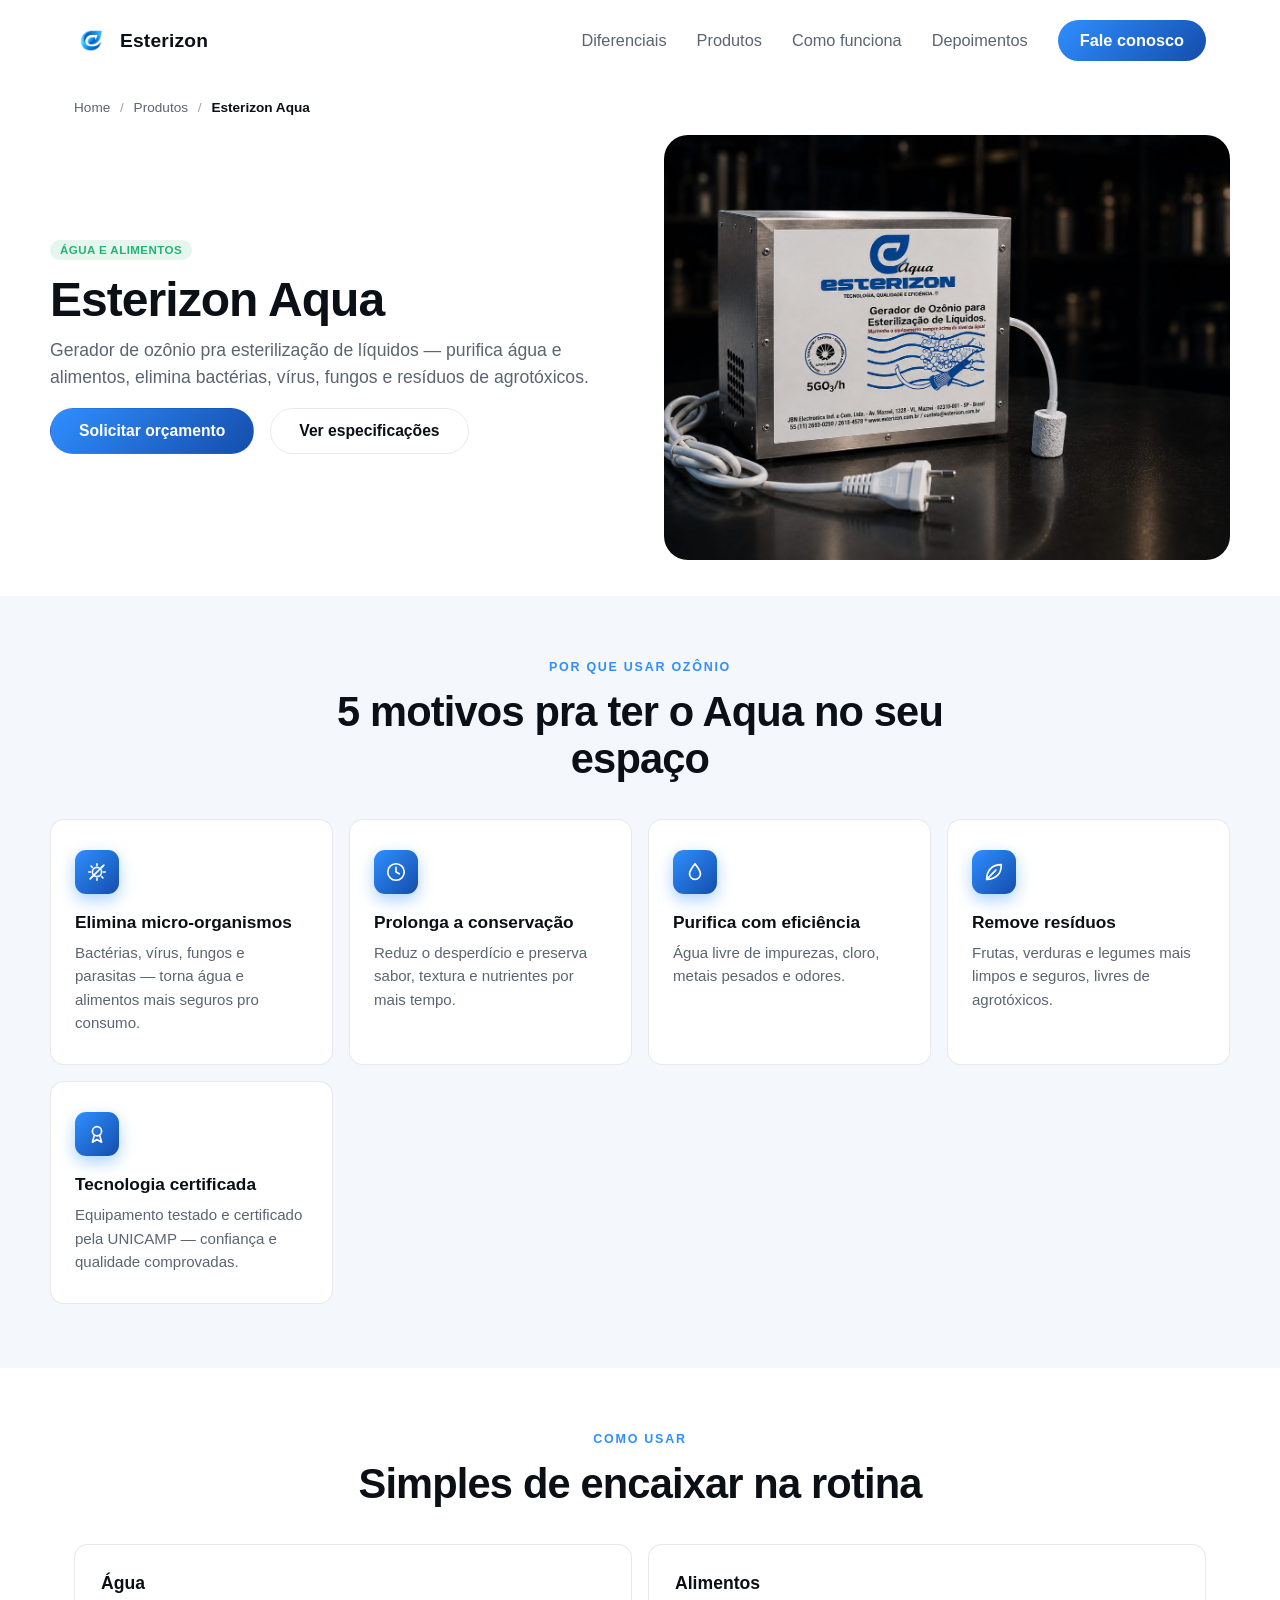
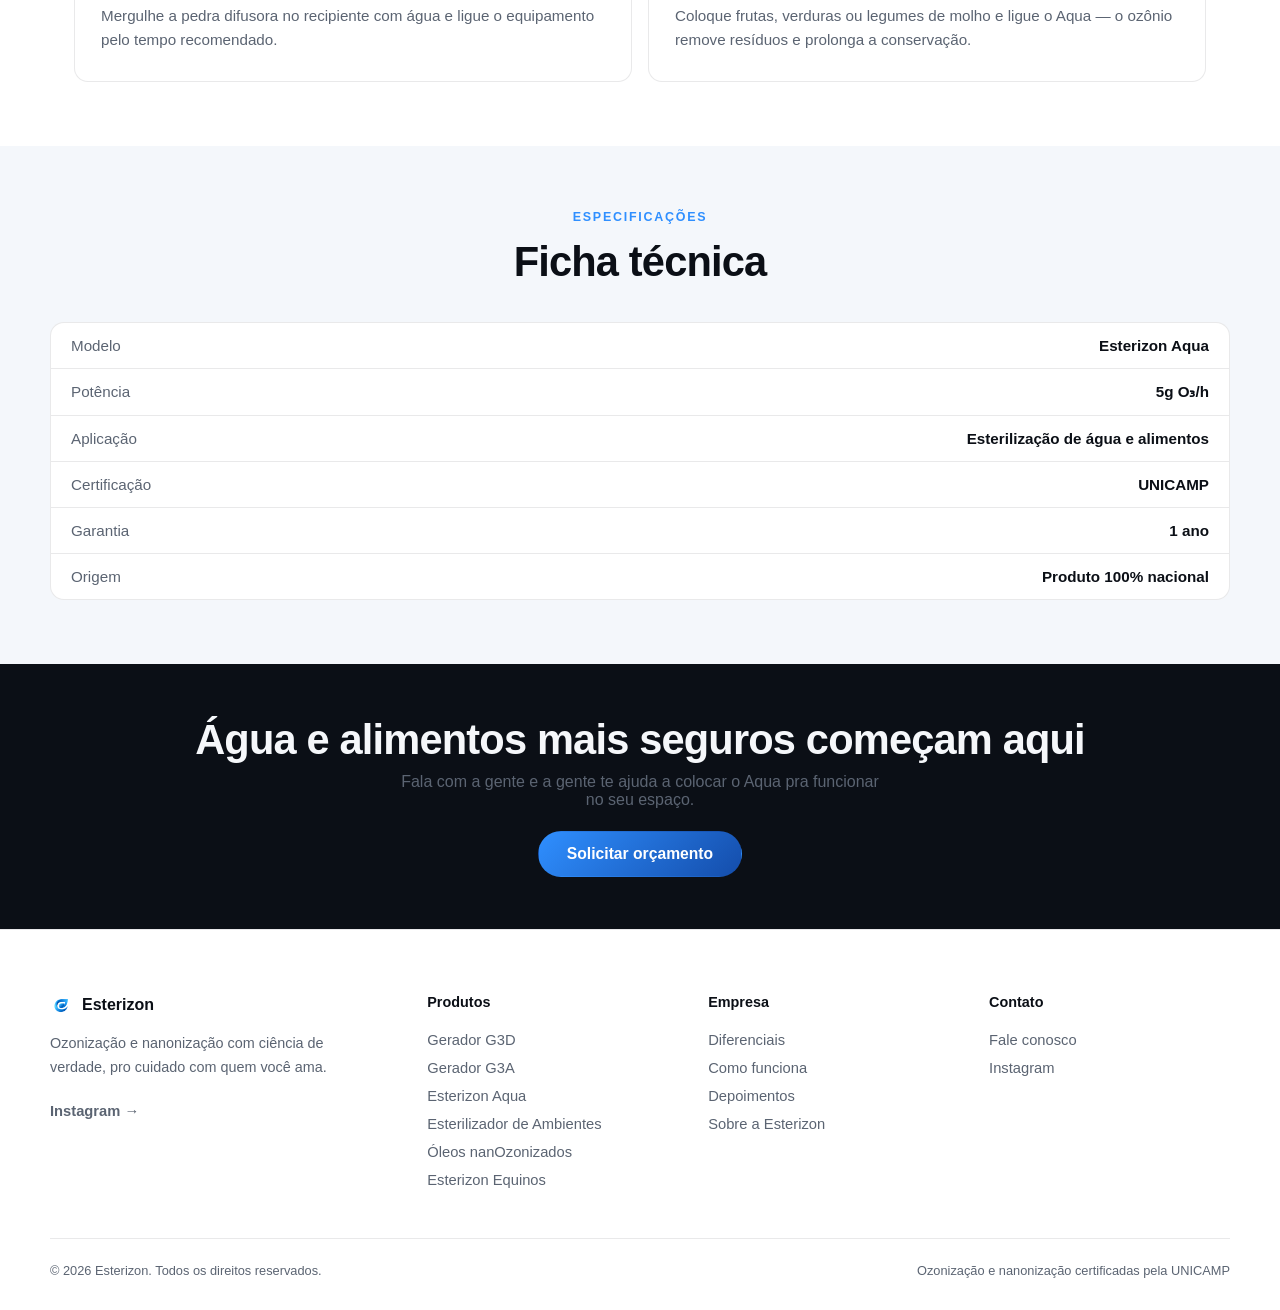
<file: projetos/site-esterizonpet/produto-aqua.html>
<!DOCTYPE html>
<html lang="pt-BR">
<head>
<meta charset="UTF-8">
<meta name="viewport" content="width=device-width, initial-scale=1.0">
<title>Esterizon Aqua — Esterizon</title>
<meta name="description" content="Esterizon Aqua: gerador de ozônio pra esterilização de líquidos, purifica água e alimentos, certificado UNICAMP.">
<link rel="icon" href="assets/logo.png">
<link rel="stylesheet" href="css/style.css">
<noscript><style>.reveal-up, .reveal-fade { opacity: 1 !important; transform: none !important; }</style></noscript>
</head>
<body class="product-page">

<header class="nav" id="nav">
  <div class="nav__inner">
    <a href="index.html" class="nav__brand">
      <img src="assets/logo.png" alt="Esterizon" class="nav__logo" width="640" height="427">
      <span>Esterizon</span>
    </a>
    <nav class="nav__links">
      <a href="index.html#diferenciais">Diferenciais</a>
      <a href="index.html#produtos">Produtos</a>
      <a href="index.html#como-funciona">Como funciona</a>
      <a href="index.html#depoimentos">Depoimentos</a>
      <a href="index.html#contato" class="nav__cta">Fale conosco</a>
    </nav>
    <button class="nav__burger" id="navBurger" aria-label="Abrir menu">
      <span></span><span></span><span></span>
    </button>
  </div>
  <nav class="nav__mobile" id="navMobile">
    <a href="index.html#diferenciais">Diferenciais</a>
    <a href="index.html#produtos">Produtos</a>
    <a href="index.html#como-funciona">Como funciona</a>
    <a href="index.html#depoimentos">Depoimentos</a>
    <a href="index.html#contato">Fale conosco</a>
  </nav>
</header>

<main>

  <nav class="breadcrumb" aria-label="Breadcrumb">
    <a href="index.html">Home</a>
    <span aria-hidden="true">/</span>
    <a href="index.html#produtos">Produtos</a>
    <span aria-hidden="true">/</span>
    <span class="is-current">Esterizon Aqua</span>
  </nav>

  <section class="product-hero">
    <div class="product-hero__inner">
      <div class="reveal-up">
        <span class="product-hero__tag">Água e alimentos</span>
        <h1 class="product-hero__title">Esterizon Aqua</h1>
        <p class="product-hero__lead">
          Gerador de ozônio pra esterilização de líquidos — purifica água e alimentos,
          elimina bactérias, vírus, fungos e resíduos de agrotóxicos.
        </p>
        <div class="hero__actions">
          <a href="index.html#contato" class="btn btn--primary">Solicitar orçamento</a>
          <a href="#specs" class="btn btn--ghost">Ver especificações</a>
        </div>
      </div>
      <div class="product-hero__media reveal-up">
        <img src="assets/produtos/aqua.jpg" alt="Esterizon Aqua">
      </div>
    </div>
  </section>

  <section class="section section--alt" id="razoes">
    <div class="section__header reveal-up">
      <p class="eyebrow">Por que usar ozônio</p>
      <h2>5 motivos pra ter o Aqua no seu espaço</h2>
    </div>
    <div class="feature-grid">
      <div class="feature-card reveal-up">
        <div class="feature-card__icon" aria-hidden="true">
          <svg viewBox="0 0 24 24" fill="none" stroke="currentColor" stroke-width="1.8" stroke-linecap="round" stroke-linejoin="round"><circle cx="12" cy="12" r="5"/><path d="M12 3v2M12 19v2M3 12h2M19 12h2M5.6 5.6l1.4 1.4M17 17l1.4 1.4M5.6 18.4l1.4-1.4M17 7l1.4-1.4"/><path d="M4.5 19.5l15-15"/></svg>
        </div>
        <h3>Elimina micro-organismos</h3>
        <p>Bactérias, vírus, fungos e parasitas — torna água e alimentos mais seguros pro consumo.</p>
      </div>
      <div class="feature-card reveal-up">
        <div class="feature-card__icon" aria-hidden="true">
          <svg viewBox="0 0 24 24" fill="none" stroke="currentColor" stroke-width="1.8" stroke-linecap="round" stroke-linejoin="round"><circle cx="12" cy="12" r="9"/><path d="M12 7v5l3.5 2"/></svg>
        </div>
        <h3>Prolonga a conservação</h3>
        <p>Reduz o desperdício e preserva sabor, textura e nutrientes por mais tempo.</p>
      </div>
      <div class="feature-card reveal-up">
        <div class="feature-card__icon" aria-hidden="true">
          <svg viewBox="0 0 24 24" fill="none" stroke="currentColor" stroke-width="1.8" stroke-linecap="round" stroke-linejoin="round"><path d="M12 3c3 4 6 7.5 6 11a6 6 0 0 1-12 0c0-3.5 3-7 6-11z"/></svg>
        </div>
        <h3>Purifica com eficiência</h3>
        <p>Água livre de impurezas, cloro, metais pesados e odores.</p>
      </div>
      <div class="feature-card reveal-up">
        <div class="feature-card__icon" aria-hidden="true">
          <svg viewBox="0 0 24 24" fill="none" stroke="currentColor" stroke-width="1.8" stroke-linecap="round" stroke-linejoin="round"><path d="M20 4C10 4 4 10 4 20c10 0 16-6 16-16z"/><path d="M4 20L14 10"/></svg>
        </div>
        <h3>Remove resíduos</h3>
        <p>Frutas, verduras e legumes mais limpos e seguros, livres de agrotóxicos.</p>
      </div>
      <div class="feature-card reveal-up">
        <div class="feature-card__icon" aria-hidden="true">
          <svg viewBox="0 0 24 24" fill="none" stroke="currentColor" stroke-width="1.8" stroke-linecap="round" stroke-linejoin="round"><circle cx="12" cy="9" r="5"/><path d="M9 13.5L7 21l5-3 5 3-2-7.5"/></svg>
        </div>
        <h3>Tecnologia certificada</h3>
        <p>Equipamento testado e certificado pela UNICAMP — confiança e qualidade comprovadas.</p>
      </div>
    </div>
  </section>

  <section class="section" id="como-usar">
    <div class="section__header reveal-up">
      <p class="eyebrow">Como usar</p>
      <h2>Simples de encaixar na rotina</h2>
    </div>
    <div class="usage-grid reveal-up">
      <div class="usage-card">
        <h3>Água</h3>
        <p>Mergulhe a pedra difusora no recipiente com água e ligue o equipamento pelo tempo recomendado.</p>
      </div>
      <div class="usage-card">
        <h3>Alimentos</h3>
        <p>Coloque frutas, verduras ou legumes de molho e ligue o Aqua — o ozônio remove resíduos e prolonga a conservação.</p>
      </div>
    </div>
  </section>

  <section class="section section--alt" id="specs">
    <div class="section__header reveal-up">
      <p class="eyebrow">Especificações</p>
      <h2>Ficha técnica</h2>
    </div>
    <div class="spec-table reveal-up">
      <div class="spec-row"><span class="spec-row__label">Modelo</span><span class="spec-row__value">Esterizon Aqua</span></div>
      <div class="spec-row"><span class="spec-row__label">Potência</span><span class="spec-row__value">5g O₃/h</span></div>
      <div class="spec-row"><span class="spec-row__label">Aplicação</span><span class="spec-row__value">Esterilização de água e alimentos</span></div>
      <div class="spec-row"><span class="spec-row__label">Certificação</span><span class="spec-row__value">UNICAMP</span></div>
      <div class="spec-row"><span class="spec-row__label">Garantia</span><span class="spec-row__value">1 ano</span></div>
      <div class="spec-row"><span class="spec-row__label">Origem</span><span class="spec-row__value">Produto 100% nacional</span></div>
    </div>
  </section>

  <section class="section section--dark product-cta">
    <h2>Água e alimentos mais seguros começam aqui</h2>
    <p>Fala com a gente e a gente te ajuda a colocar o Aqua pra funcionar no seu espaço.</p>
    <a href="index.html#contato" class="btn btn--primary">Solicitar orçamento</a>
  </section>

</main>

<footer class="footer">
  <div class="footer__top">
    <div class="footer__col footer__col--brand">
      <div class="footer__brand">
        <img src="assets/logo.png" alt="Esterizon" class="footer__logo" width="640" height="427">
        <span>Esterizon</span>
      </div>
      <p class="footer__tagline">Ozonização e nanonização com ciência de verdade, pro cuidado com quem você ama.</p>
      <a href="https://www.instagram.com/esterizon.oficial/" target="_blank" rel="noopener" class="link-arrow">Instagram →</a>
    </div>
    <div class="footer__col">
      <h4>Produtos</h4>
      <a href="produto-g3d.html">Gerador G3D</a>
      <a href="produto-g3a.html">Gerador G3A</a>
      <a href="produto-aqua.html">Esterizon Aqua</a>
      <a href="produto-ambientes.html">Esterilizador de Ambientes</a>
      <a href="produto-oleos.html">Óleos nanOzonizados</a>
      <a href="produto-equinos.html">Esterizon Equinos</a>
    </div>
    <div class="footer__col">
      <h4>Empresa</h4>
      <a href="index.html#diferenciais">Diferenciais</a>
      <a href="index.html#como-funciona">Como funciona</a>
      <a href="index.html#depoimentos">Depoimentos</a>
      <a href="index.html#sobre">Sobre a Esterizon</a>
    </div>
    <div class="footer__col">
      <h4>Contato</h4>
      <a href="index.html#contato">Fale conosco</a>
      <a href="https://www.instagram.com/esterizon.oficial/" target="_blank" rel="noopener">Instagram</a>
    </div>
  </div>
  <div class="footer__bottom">
    <p class="footer__copy">© <span id="year"></span> Esterizon. Todos os direitos reservados.</p>
    <p class="footer__copy">Ozonização e nanonização certificadas pela UNICAMP</p>
  </div>
</footer>

<script src="js/main.js"></script>
</body>
</html>
</file>
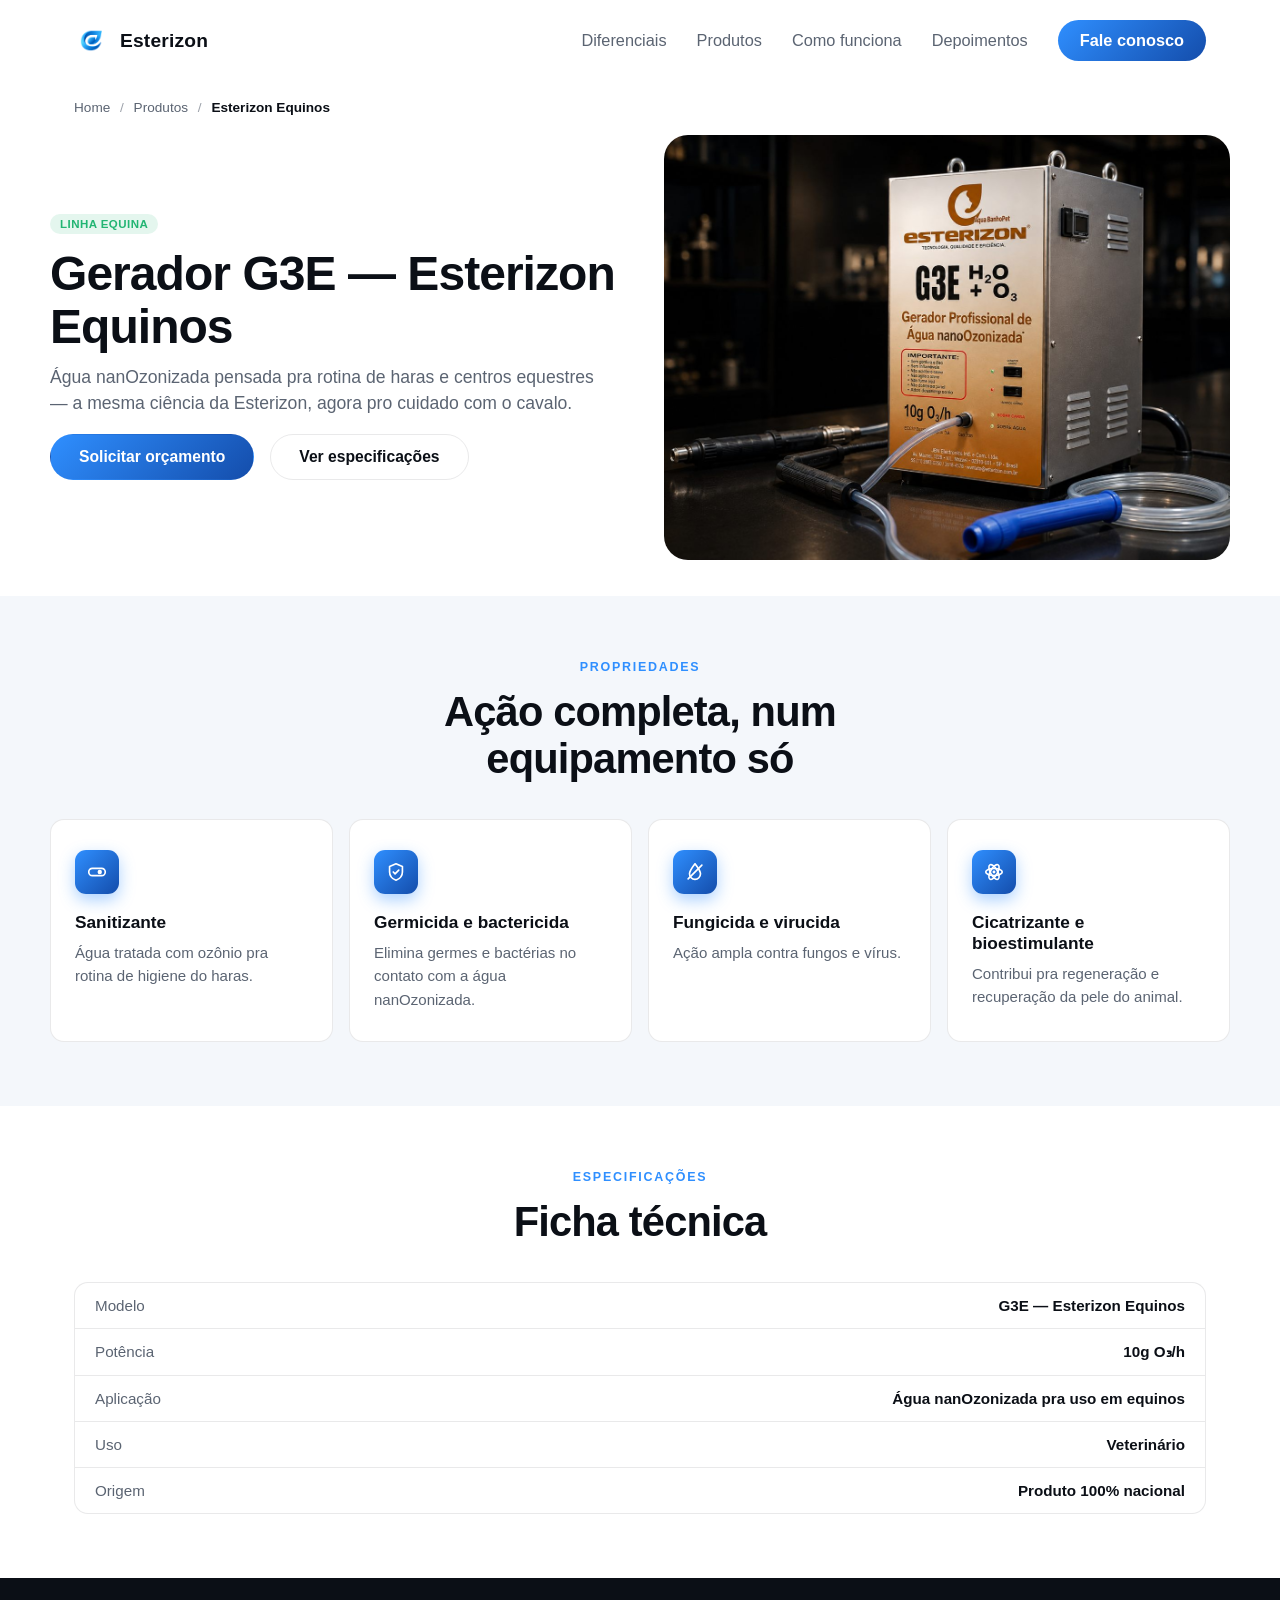
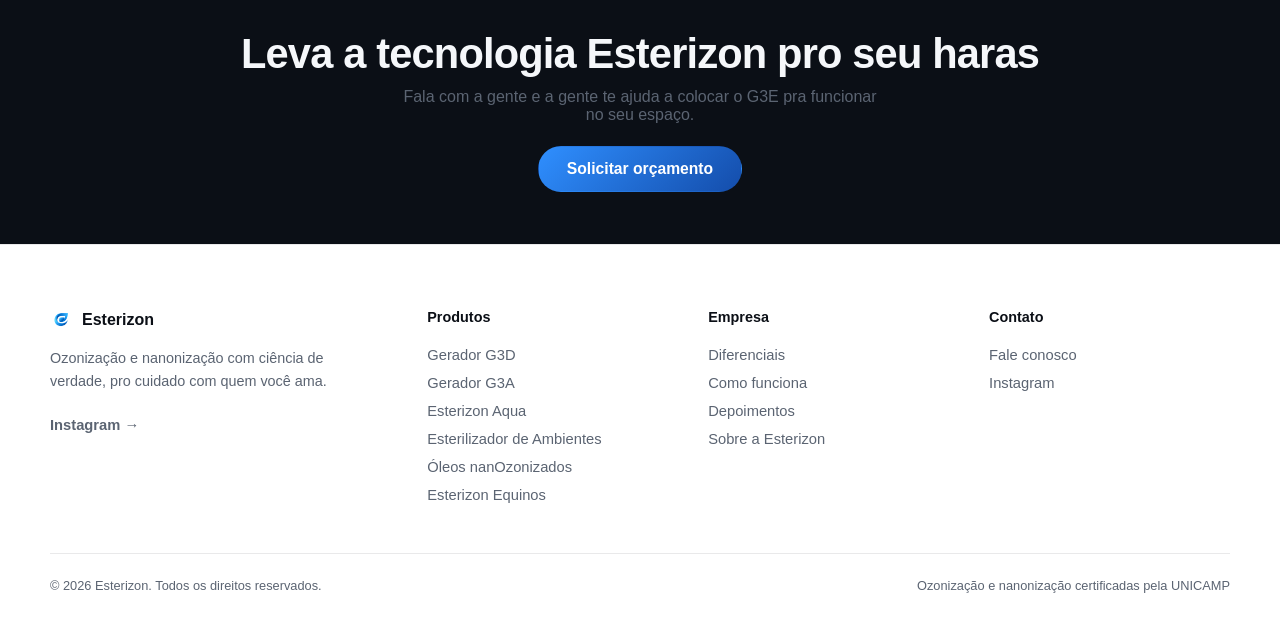
<file: projetos/site-esterizonpet/produto-equinos.html>
<!DOCTYPE html>
<html lang="pt-BR">
<head>
<meta charset="UTF-8">
<meta name="viewport" content="width=device-width, initial-scale=1.0">
<title>Gerador G3E — Esterizon Equinos</title>
<meta name="description" content="Esterizon Equinos G3E: água nanOzonizada pra rotina de haras e centros equestres, uso veterinário.">
<link rel="icon" href="assets/logo.png">
<link rel="stylesheet" href="css/style.css">
<noscript><style>.reveal-up, .reveal-fade { opacity: 1 !important; transform: none !important; }</style></noscript>
</head>
<body class="product-page">

<header class="nav" id="nav">
  <div class="nav__inner">
    <a href="index.html" class="nav__brand">
      <img src="assets/logo.png" alt="Esterizon" class="nav__logo" width="640" height="427">
      <span>Esterizon</span>
    </a>
    <nav class="nav__links">
      <a href="index.html#diferenciais">Diferenciais</a>
      <a href="index.html#produtos">Produtos</a>
      <a href="index.html#como-funciona">Como funciona</a>
      <a href="index.html#depoimentos">Depoimentos</a>
      <a href="index.html#contato" class="nav__cta">Fale conosco</a>
    </nav>
    <button class="nav__burger" id="navBurger" aria-label="Abrir menu">
      <span></span><span></span><span></span>
    </button>
  </div>
  <nav class="nav__mobile" id="navMobile">
    <a href="index.html#diferenciais">Diferenciais</a>
    <a href="index.html#produtos">Produtos</a>
    <a href="index.html#como-funciona">Como funciona</a>
    <a href="index.html#depoimentos">Depoimentos</a>
    <a href="index.html#contato">Fale conosco</a>
  </nav>
</header>

<main>

  <nav class="breadcrumb" aria-label="Breadcrumb">
    <a href="index.html">Home</a>
    <span aria-hidden="true">/</span>
    <a href="index.html#produtos">Produtos</a>
    <span aria-hidden="true">/</span>
    <span class="is-current">Esterizon Equinos</span>
  </nav>

  <section class="product-hero">
    <div class="product-hero__inner">
      <div class="reveal-up">
        <span class="product-hero__tag">Linha equina</span>
        <h1 class="product-hero__title">Gerador G3E — Esterizon Equinos</h1>
        <p class="product-hero__lead">
          Água nanOzonizada pensada pra rotina de haras e centros equestres —
          a mesma ciência da Esterizon, agora pro cuidado com o cavalo.
        </p>
        <div class="hero__actions">
          <a href="index.html#contato" class="btn btn--primary">Solicitar orçamento</a>
          <a href="#specs" class="btn btn--ghost">Ver especificações</a>
        </div>
      </div>
      <div class="product-hero__media reveal-up">
        <img src="assets/produtos/equinos.jpg" alt="Gerador G3E — Esterizon Equinos">
      </div>
    </div>
  </section>

  <section class="section section--alt" id="propriedades">
    <div class="section__header reveal-up">
      <p class="eyebrow">Propriedades</p>
      <h2>Ação completa, num equipamento só</h2>
    </div>
    <div class="feature-grid">
      <div class="feature-card reveal-up">
        <div class="feature-card__icon" aria-hidden="true">
          <svg viewBox="0 0 24 24" fill="none" stroke="currentColor" stroke-width="1.8" stroke-linecap="round" stroke-linejoin="round"><rect x="3" y="8" width="18" height="8" rx="4"/><circle cx="15" cy="12" r="2.4" fill="currentColor" stroke="none"/></svg>
        </div>
        <h3>Sanitizante</h3>
        <p>Água tratada com ozônio pra rotina de higiene do haras.</p>
      </div>
      <div class="feature-card reveal-up">
        <div class="feature-card__icon" aria-hidden="true">
          <svg viewBox="0 0 24 24" fill="none" stroke="currentColor" stroke-width="1.8" stroke-linecap="round" stroke-linejoin="round"><path d="M12 3l7 3v6c0 4.5-3 7.5-7 9-4-1.5-7-4.5-7-9V6l7-3z"/><path d="M9 12l2 2 4-4"/></svg>
        </div>
        <h3>Germicida e bactericida</h3>
        <p>Elimina germes e bactérias no contato com a água nanOzonizada.</p>
      </div>
      <div class="feature-card reveal-up">
        <div class="feature-card__icon" aria-hidden="true">
          <svg viewBox="0 0 24 24" fill="none" stroke="currentColor" stroke-width="1.8" stroke-linecap="round" stroke-linejoin="round"><path d="M12 3c3 4 6 7.5 6 11a6 6 0 0 1-12 0c0-3.5 3-7 6-11z"/><path d="M4.5 19.5l15-15"/></svg>
        </div>
        <h3>Fungicida e virucida</h3>
        <p>Ação ampla contra fungos e vírus.</p>
      </div>
      <div class="feature-card reveal-up">
        <div class="feature-card__icon" aria-hidden="true">
          <svg viewBox="0 0 24 24" fill="none" stroke="currentColor" stroke-width="1.8" stroke-linecap="round" stroke-linejoin="round"><circle cx="12" cy="12" r="1.6" fill="currentColor" stroke="none"/><ellipse cx="12" cy="12" rx="9" ry="3.8"/><ellipse cx="12" cy="12" rx="9" ry="3.8" transform="rotate(60 12 12)"/><ellipse cx="12" cy="12" rx="9" ry="3.8" transform="rotate(120 12 12)"/></svg>
        </div>
        <h3>Cicatrizante e bioestimulante</h3>
        <p>Contribui pra regeneração e recuperação da pele do animal.</p>
      </div>
    </div>
  </section>

  <section class="section" id="specs">
    <div class="section__header reveal-up">
      <p class="eyebrow">Especificações</p>
      <h2>Ficha técnica</h2>
    </div>
    <div class="spec-table reveal-up">
      <div class="spec-row"><span class="spec-row__label">Modelo</span><span class="spec-row__value">G3E — Esterizon Equinos</span></div>
      <div class="spec-row"><span class="spec-row__label">Potência</span><span class="spec-row__value">10g O₃/h</span></div>
      <div class="spec-row"><span class="spec-row__label">Aplicação</span><span class="spec-row__value">Água nanOzonizada pra uso em equinos</span></div>
      <div class="spec-row"><span class="spec-row__label">Uso</span><span class="spec-row__value">Veterinário</span></div>
      <div class="spec-row"><span class="spec-row__label">Origem</span><span class="spec-row__value">Produto 100% nacional</span></div>
    </div>
  </section>

  <section class="section section--dark product-cta">
    <h2>Leva a tecnologia Esterizon pro seu haras</h2>
    <p>Fala com a gente e a gente te ajuda a colocar o G3E pra funcionar no seu espaço.</p>
    <a href="index.html#contato" class="btn btn--primary">Solicitar orçamento</a>
  </section>

</main>

<footer class="footer">
  <div class="footer__top">
    <div class="footer__col footer__col--brand">
      <div class="footer__brand">
        <img src="assets/logo.png" alt="Esterizon" class="footer__logo" width="640" height="427">
        <span>Esterizon</span>
      </div>
      <p class="footer__tagline">Ozonização e nanonização com ciência de verdade, pro cuidado com quem você ama.</p>
      <a href="https://www.instagram.com/esterizon.oficial/" target="_blank" rel="noopener" class="link-arrow">Instagram →</a>
    </div>
    <div class="footer__col">
      <h4>Produtos</h4>
      <a href="produto-g3d.html">Gerador G3D</a>
      <a href="produto-g3a.html">Gerador G3A</a>
      <a href="produto-aqua.html">Esterizon Aqua</a>
      <a href="produto-ambientes.html">Esterilizador de Ambientes</a>
      <a href="produto-oleos.html">Óleos nanOzonizados</a>
      <a href="produto-equinos.html">Esterizon Equinos</a>
    </div>
    <div class="footer__col">
      <h4>Empresa</h4>
      <a href="index.html#diferenciais">Diferenciais</a>
      <a href="index.html#como-funciona">Como funciona</a>
      <a href="index.html#depoimentos">Depoimentos</a>
      <a href="index.html#sobre">Sobre a Esterizon</a>
    </div>
    <div class="footer__col">
      <h4>Contato</h4>
      <a href="index.html#contato">Fale conosco</a>
      <a href="https://www.instagram.com/esterizon.oficial/" target="_blank" rel="noopener">Instagram</a>
    </div>
  </div>
  <div class="footer__bottom">
    <p class="footer__copy">© <span id="year"></span> Esterizon. Todos os direitos reservados.</p>
    <p class="footer__copy">Ozonização e nanonização certificadas pela UNICAMP</p>
  </div>
</footer>

<script src="js/main.js"></script>
</body>
</html>
</file>
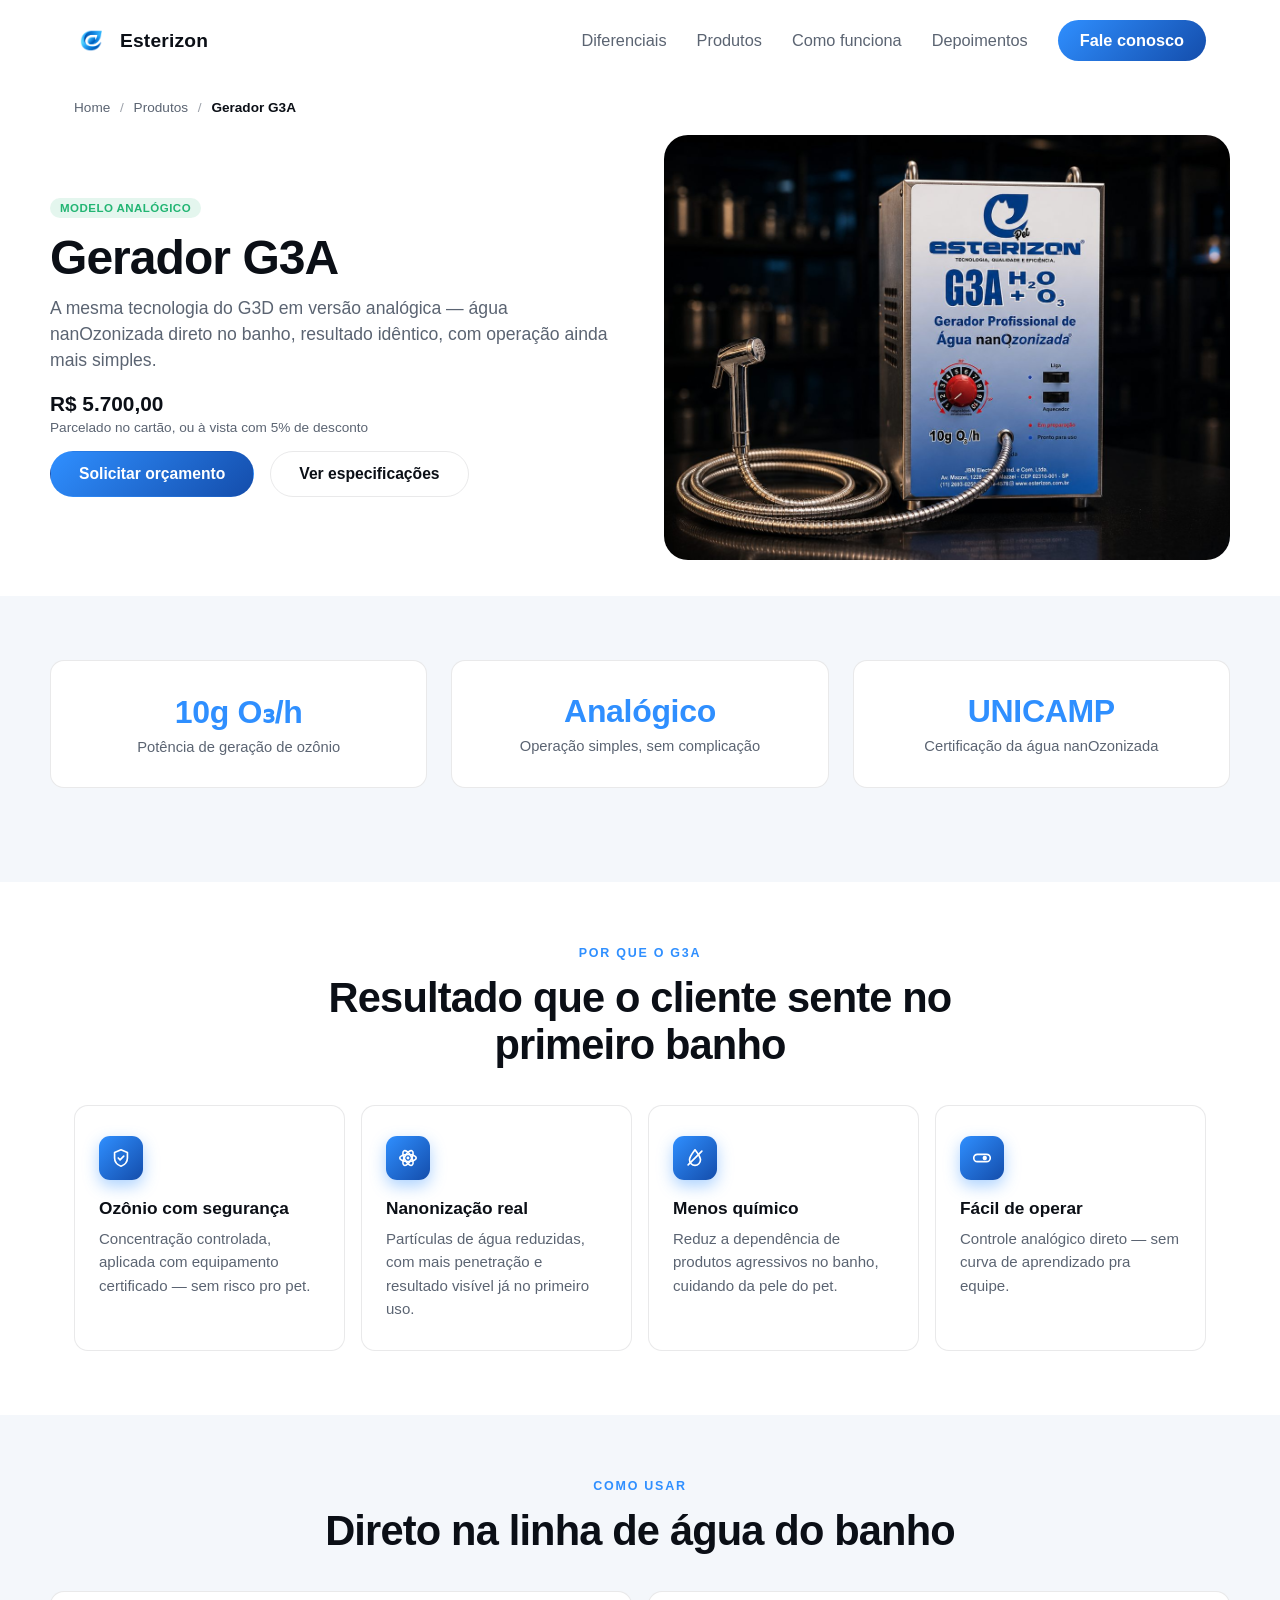
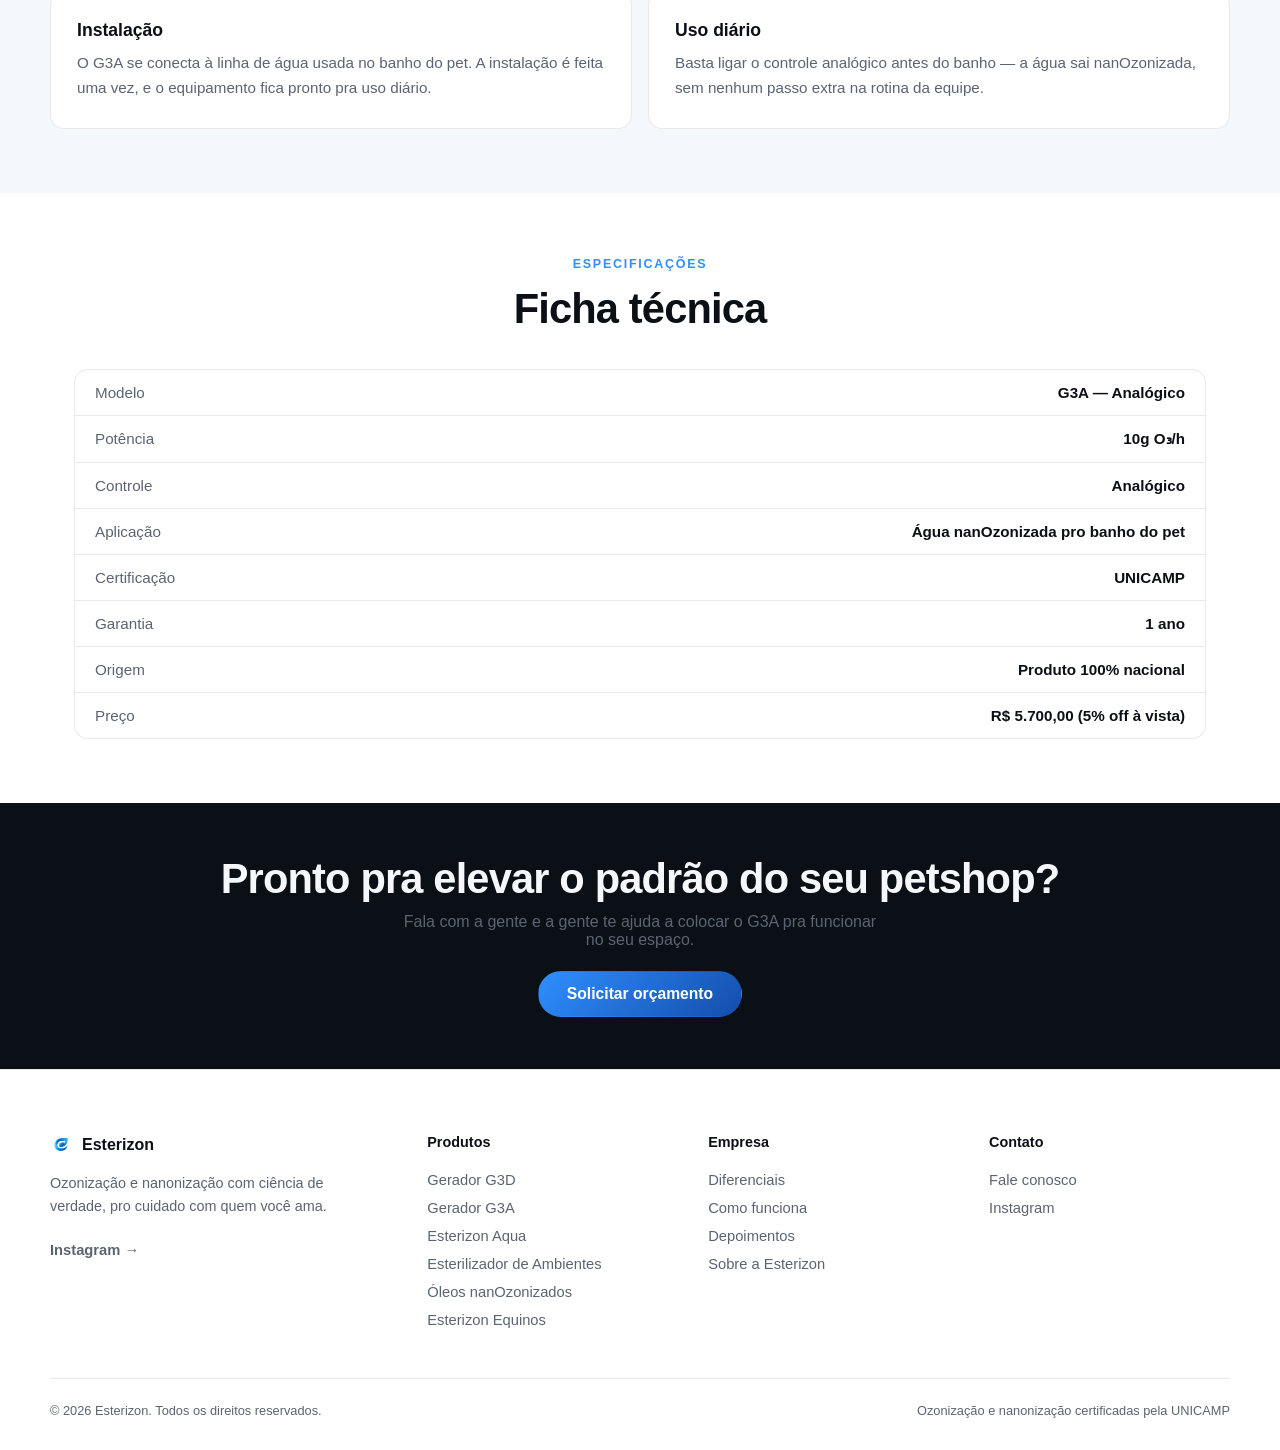
<file: projetos/site-esterizonpet/produto-g3a.html>
<!DOCTYPE html>
<html lang="pt-BR">
<head>
<meta charset="UTF-8">
<meta name="viewport" content="width=device-width, initial-scale=1.0">
<title>Gerador G3A — Modelo Analógico — Esterizon</title>
<meta name="description" content="Gerador G3A Esterizon: água nanOzonizada direto no banho, modelo analógico, 10g O₃/h, certificado UNICAMP.">
<link rel="icon" href="assets/logo.png">
<link rel="stylesheet" href="css/style.css">
<noscript><style>.reveal-up, .reveal-fade { opacity: 1 !important; transform: none !important; }</style></noscript>
</head>
<body class="product-page">

<header class="nav" id="nav">
  <div class="nav__inner">
    <a href="index.html" class="nav__brand">
      <img src="assets/logo.png" alt="Esterizon" class="nav__logo" width="640" height="427">
      <span>Esterizon</span>
    </a>
    <nav class="nav__links">
      <a href="index.html#diferenciais">Diferenciais</a>
      <a href="index.html#produtos">Produtos</a>
      <a href="index.html#como-funciona">Como funciona</a>
      <a href="index.html#depoimentos">Depoimentos</a>
      <a href="index.html#contato" class="nav__cta">Fale conosco</a>
    </nav>
    <button class="nav__burger" id="navBurger" aria-label="Abrir menu">
      <span></span><span></span><span></span>
    </button>
  </div>
  <nav class="nav__mobile" id="navMobile">
    <a href="index.html#diferenciais">Diferenciais</a>
    <a href="index.html#produtos">Produtos</a>
    <a href="index.html#como-funciona">Como funciona</a>
    <a href="index.html#depoimentos">Depoimentos</a>
    <a href="index.html#contato">Fale conosco</a>
  </nav>
</header>

<main>

  <nav class="breadcrumb" aria-label="Breadcrumb">
    <a href="index.html">Home</a>
    <span aria-hidden="true">/</span>
    <a href="index.html#produtos">Produtos</a>
    <span aria-hidden="true">/</span>
    <span class="is-current">Gerador G3A</span>
  </nav>

  <section class="product-hero">
    <div class="product-hero__inner">
      <div class="reveal-up">
        <span class="product-hero__tag">Modelo Analógico</span>
        <h1 class="product-hero__title">Gerador G3A</h1>
        <p class="product-hero__lead">
          A mesma tecnologia do G3D em versão analógica — água nanOzonizada direto
          no banho, resultado idêntico, com operação ainda mais simples.
        </p>
        <p class="product-hero__price">
          R$ 5.700,00
          <span>Parcelado no cartão, ou à vista com 5% de desconto</span>
        </p>
        <div class="hero__actions">
          <a href="index.html#contato" class="btn btn--primary">Solicitar orçamento</a>
          <a href="#specs" class="btn btn--ghost">Ver especificações</a>
        </div>
      </div>
      <div class="product-hero__media reveal-up">
        <img src="assets/produtos/g3a.jpg" alt="Gerador G3A — Modelo Analógico">
      </div>
    </div>
  </section>

  <section class="section section--alt">
    <div class="stats-grid">
      <div class="stat reveal-up">
        <p class="stat__value">10g O₃/h</p>
        <p class="stat__label">Potência de geração de ozônio</p>
      </div>
      <div class="stat reveal-up">
        <p class="stat__value">Analógico</p>
        <p class="stat__label">Operação simples, sem complicação</p>
      </div>
      <div class="stat reveal-up">
        <p class="stat__value">UNICAMP</p>
        <p class="stat__label">Certificação da água nanOzonizada</p>
      </div>
    </div>
  </section>

  <section class="section" id="beneficios">
    <div class="section__header reveal-up">
      <p class="eyebrow">Por que o G3A</p>
      <h2>Resultado que o cliente sente no primeiro banho</h2>
    </div>
    <div class="feature-grid">
      <div class="feature-card reveal-up">
        <div class="feature-card__icon" aria-hidden="true">
          <svg viewBox="0 0 24 24" fill="none" stroke="currentColor" stroke-width="1.8" stroke-linecap="round" stroke-linejoin="round"><path d="M12 3l7 3v6c0 4.5-3 7.5-7 9-4-1.5-7-4.5-7-9V6l7-3z"/><path d="M9 12l2 2 4-4"/></svg>
        </div>
        <h3>Ozônio com segurança</h3>
        <p>Concentração controlada, aplicada com equipamento certificado — sem risco pro pet.</p>
      </div>
      <div class="feature-card reveal-up">
        <div class="feature-card__icon" aria-hidden="true">
          <svg viewBox="0 0 24 24" fill="none" stroke="currentColor" stroke-width="1.8" stroke-linecap="round" stroke-linejoin="round"><circle cx="12" cy="12" r="1.6" fill="currentColor" stroke="none"/><ellipse cx="12" cy="12" rx="9" ry="3.8"/><ellipse cx="12" cy="12" rx="9" ry="3.8" transform="rotate(60 12 12)"/><ellipse cx="12" cy="12" rx="9" ry="3.8" transform="rotate(120 12 12)"/></svg>
        </div>
        <h3>Nanonização real</h3>
        <p>Partículas de água reduzidas, com mais penetração e resultado visível já no primeiro uso.</p>
      </div>
      <div class="feature-card reveal-up">
        <div class="feature-card__icon" aria-hidden="true">
          <svg viewBox="0 0 24 24" fill="none" stroke="currentColor" stroke-width="1.8" stroke-linecap="round" stroke-linejoin="round"><path d="M12 3c3 4 6 7.5 6 11a6 6 0 0 1-12 0c0-3.5 3-7 6-11z"/><path d="M4.5 19.5l15-15"/></svg>
        </div>
        <h3>Menos químico</h3>
        <p>Reduz a dependência de produtos agressivos no banho, cuidando da pele do pet.</p>
      </div>
      <div class="feature-card reveal-up">
        <div class="feature-card__icon" aria-hidden="true">
          <svg viewBox="0 0 24 24" fill="none" stroke="currentColor" stroke-width="1.8" stroke-linecap="round" stroke-linejoin="round"><rect x="3" y="8" width="18" height="8" rx="4"/><circle cx="15" cy="12" r="2.4" fill="currentColor" stroke="none"/></svg>
        </div>
        <h3>Fácil de operar</h3>
        <p>Controle analógico direto — sem curva de aprendizado pra equipe.</p>
      </div>
    </div>
  </section>

  <section class="section section--alt" id="como-usar">
    <div class="section__header reveal-up">
      <p class="eyebrow">Como usar</p>
      <h2>Direto na linha de água do banho</h2>
    </div>
    <div class="usage-grid reveal-up">
      <div class="usage-card">
        <h3>Instalação</h3>
        <p>O G3A se conecta à linha de água usada no banho do pet. A instalação é feita uma vez, e o equipamento fica pronto pra uso diário.</p>
      </div>
      <div class="usage-card">
        <h3>Uso diário</h3>
        <p>Basta ligar o controle analógico antes do banho — a água sai nanOzonizada, sem nenhum passo extra na rotina da equipe.</p>
      </div>
    </div>
  </section>

  <section class="section" id="specs">
    <div class="section__header reveal-up">
      <p class="eyebrow">Especificações</p>
      <h2>Ficha técnica</h2>
    </div>
    <div class="spec-table reveal-up">
      <div class="spec-row"><span class="spec-row__label">Modelo</span><span class="spec-row__value">G3A — Analógico</span></div>
      <div class="spec-row"><span class="spec-row__label">Potência</span><span class="spec-row__value">10g O₃/h</span></div>
      <div class="spec-row"><span class="spec-row__label">Controle</span><span class="spec-row__value">Analógico</span></div>
      <div class="spec-row"><span class="spec-row__label">Aplicação</span><span class="spec-row__value">Água nanOzonizada pro banho do pet</span></div>
      <div class="spec-row"><span class="spec-row__label">Certificação</span><span class="spec-row__value">UNICAMP</span></div>
      <div class="spec-row"><span class="spec-row__label">Garantia</span><span class="spec-row__value">1 ano</span></div>
      <div class="spec-row"><span class="spec-row__label">Origem</span><span class="spec-row__value">Produto 100% nacional</span></div>
      <div class="spec-row"><span class="spec-row__label">Preço</span><span class="spec-row__value">R$ 5.700,00 (5% off à vista)</span></div>
    </div>
  </section>

  <section class="section section--dark product-cta">
    <h2>Pronto pra elevar o padrão do seu petshop?</h2>
    <p>Fala com a gente e a gente te ajuda a colocar o G3A pra funcionar no seu espaço.</p>
    <a href="index.html#contato" class="btn btn--primary">Solicitar orçamento</a>
  </section>

</main>

<footer class="footer">
  <div class="footer__top">
    <div class="footer__col footer__col--brand">
      <div class="footer__brand">
        <img src="assets/logo.png" alt="Esterizon" class="footer__logo" width="640" height="427">
        <span>Esterizon</span>
      </div>
      <p class="footer__tagline">Ozonização e nanonização com ciência de verdade, pro cuidado com quem você ama.</p>
      <a href="https://www.instagram.com/esterizon.oficial/" target="_blank" rel="noopener" class="link-arrow">Instagram →</a>
    </div>
    <div class="footer__col">
      <h4>Produtos</h4>
      <a href="produto-g3d.html">Gerador G3D</a>
      <a href="produto-g3a.html">Gerador G3A</a>
      <a href="produto-aqua.html">Esterizon Aqua</a>
      <a href="produto-ambientes.html">Esterilizador de Ambientes</a>
      <a href="produto-oleos.html">Óleos nanOzonizados</a>
      <a href="produto-equinos.html">Esterizon Equinos</a>
    </div>
    <div class="footer__col">
      <h4>Empresa</h4>
      <a href="index.html#diferenciais">Diferenciais</a>
      <a href="index.html#como-funciona">Como funciona</a>
      <a href="index.html#depoimentos">Depoimentos</a>
      <a href="index.html#sobre">Sobre a Esterizon</a>
    </div>
    <div class="footer__col">
      <h4>Contato</h4>
      <a href="index.html#contato">Fale conosco</a>
      <a href="https://www.instagram.com/esterizon.oficial/" target="_blank" rel="noopener">Instagram</a>
    </div>
  </div>
  <div class="footer__bottom">
    <p class="footer__copy">© <span id="year"></span> Esterizon. Todos os direitos reservados.</p>
    <p class="footer__copy">Ozonização e nanonização certificadas pela UNICAMP</p>
  </div>
</footer>

<script src="js/main.js"></script>
</body>
</html>
</file>
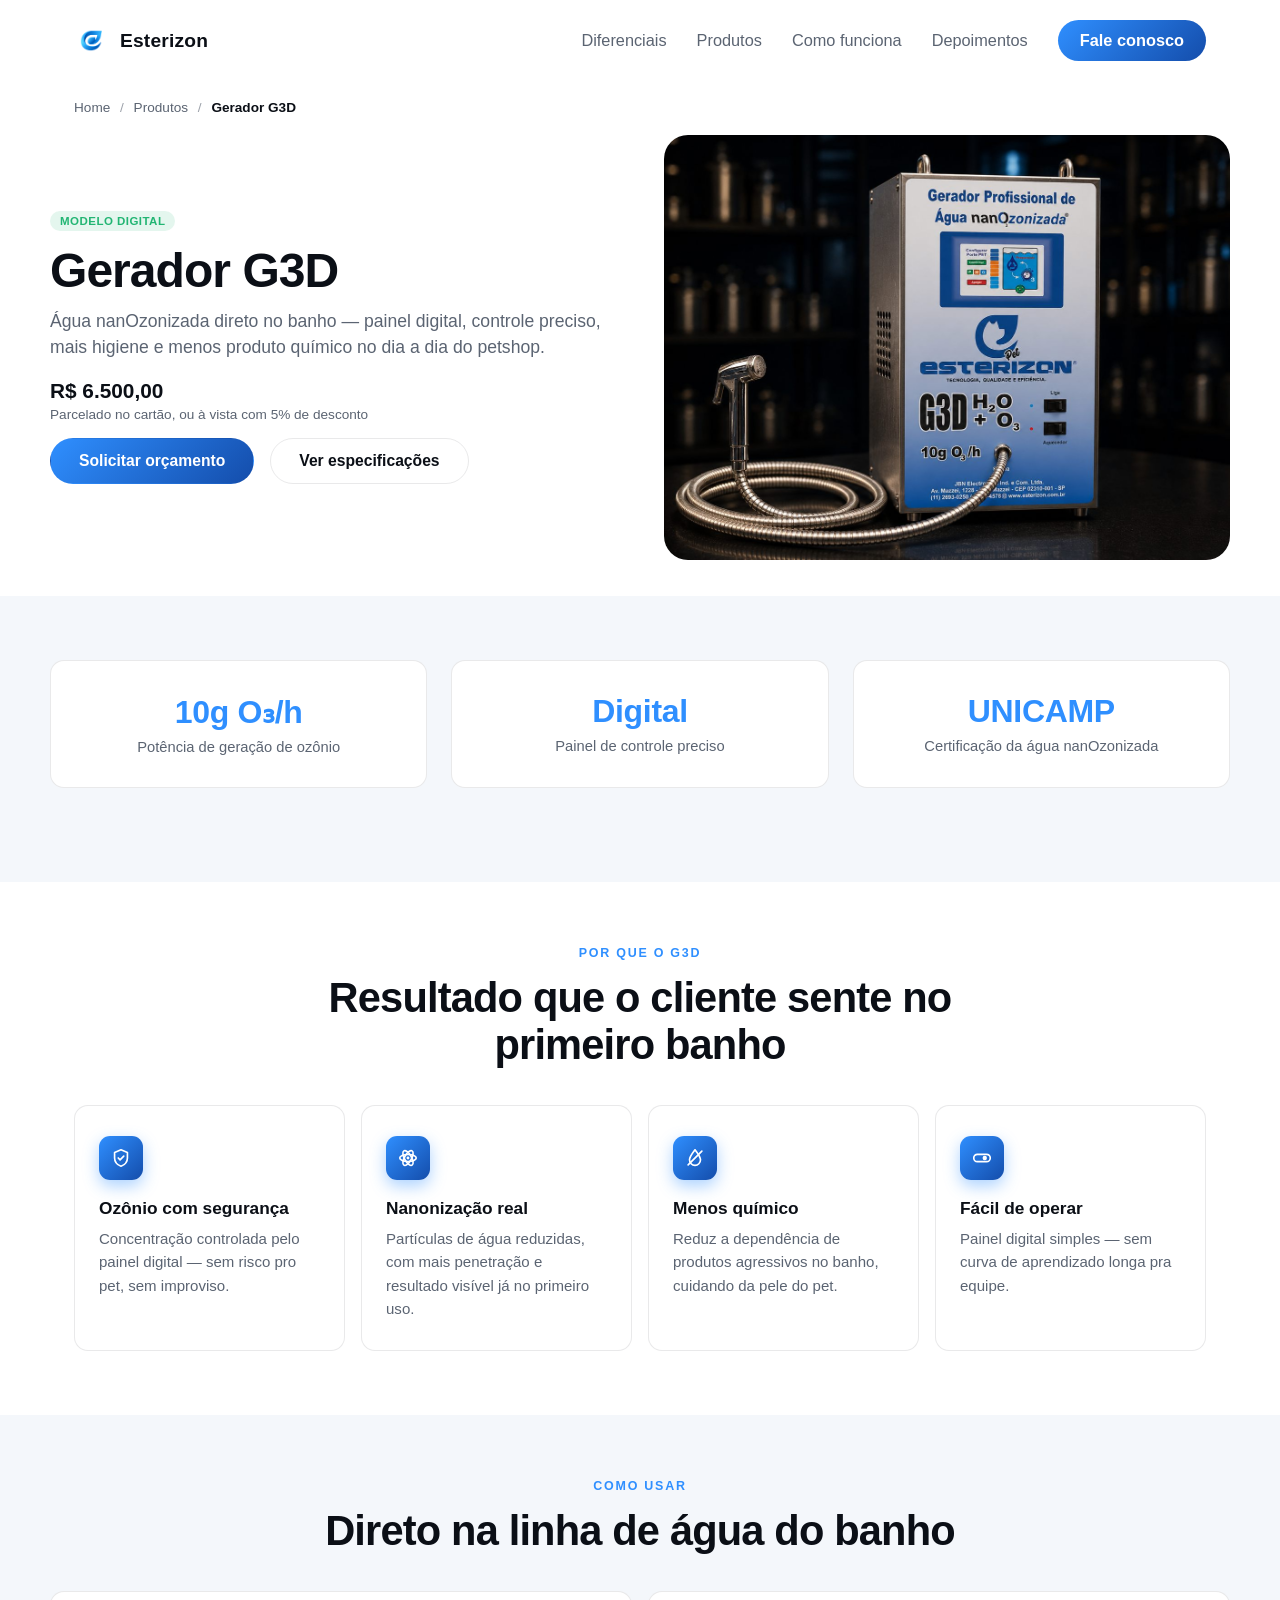
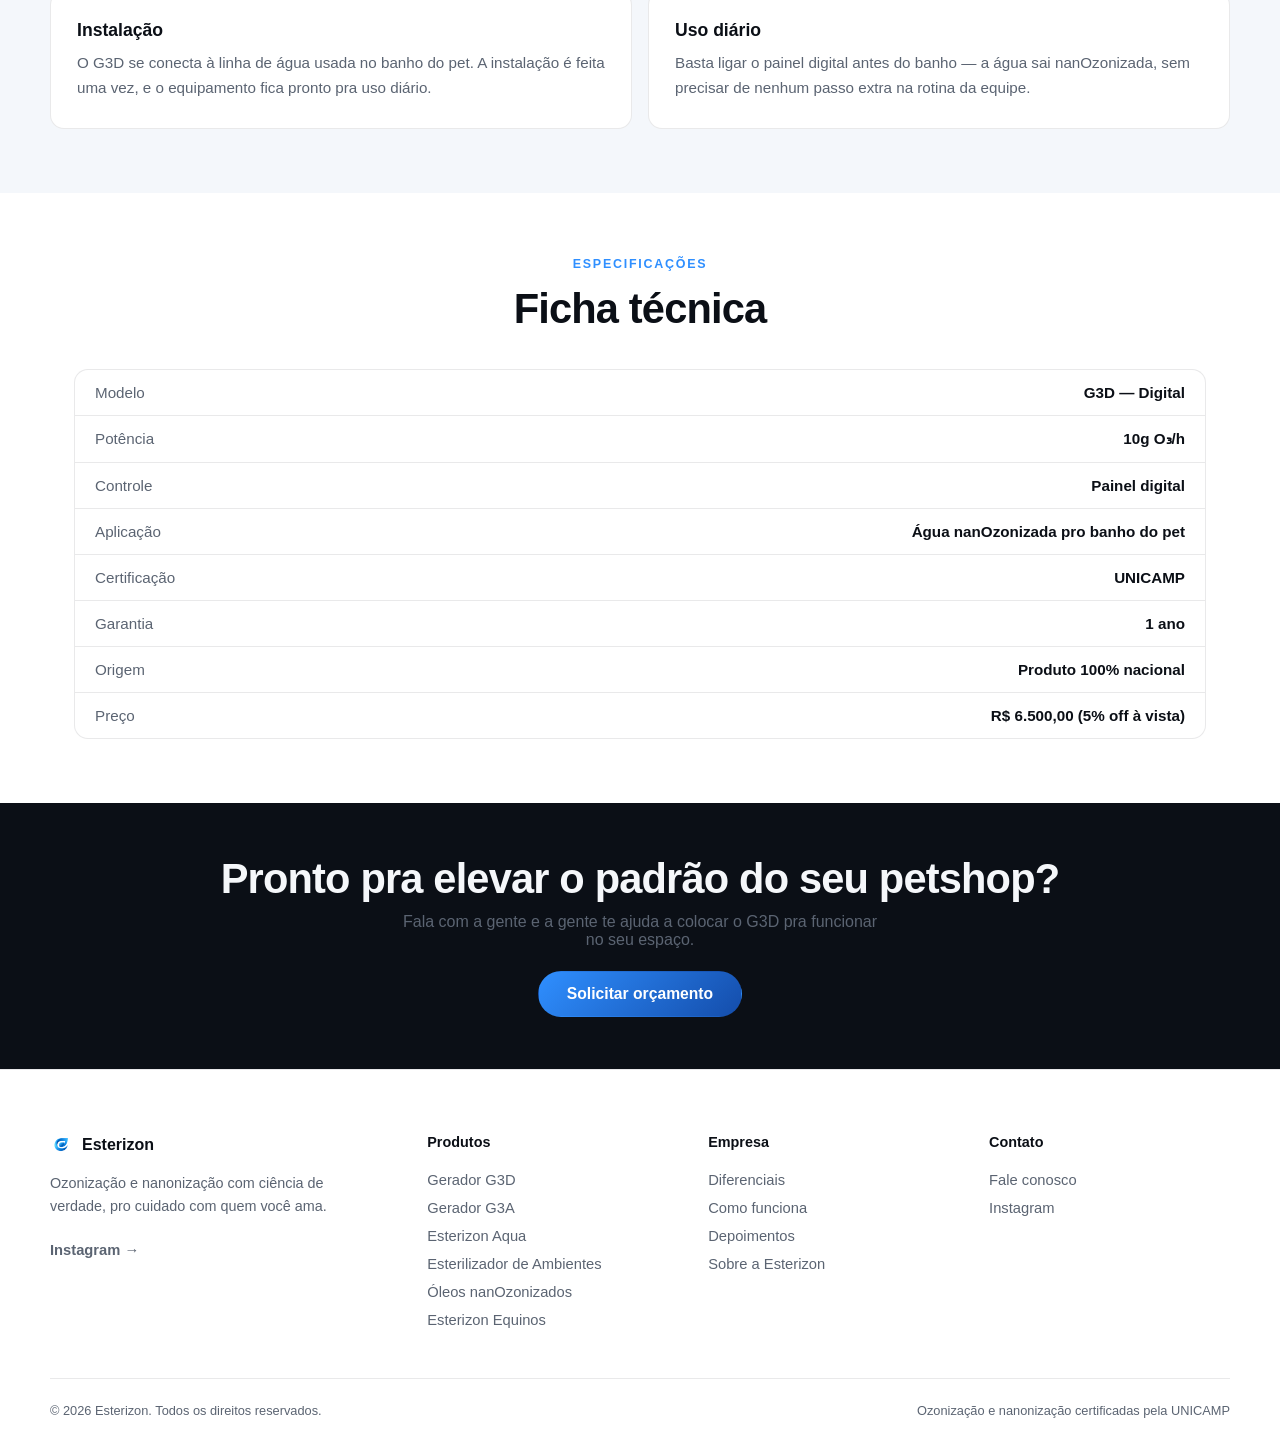
<file: projetos/site-esterizonpet/produto-g3d.html>
<!DOCTYPE html>
<html lang="pt-BR">
<head>
<meta charset="UTF-8">
<meta name="viewport" content="width=device-width, initial-scale=1.0">
<title>Gerador G3D — Modelo Digital — Esterizon</title>
<meta name="description" content="Gerador G3D Esterizon: água nanOzonizada direto no banho, painel digital, 10g O₃/h, certificado UNICAMP.">
<link rel="icon" href="assets/logo.png">
<link rel="stylesheet" href="css/style.css">
<noscript><style>.reveal-up, .reveal-fade { opacity: 1 !important; transform: none !important; }</style></noscript>
</head>
<body class="product-page">

<header class="nav" id="nav">
  <div class="nav__inner">
    <a href="index.html" class="nav__brand">
      <img src="assets/logo.png" alt="Esterizon" class="nav__logo" width="640" height="427">
      <span>Esterizon</span>
    </a>
    <nav class="nav__links">
      <a href="index.html#diferenciais">Diferenciais</a>
      <a href="index.html#produtos">Produtos</a>
      <a href="index.html#como-funciona">Como funciona</a>
      <a href="index.html#depoimentos">Depoimentos</a>
      <a href="index.html#contato" class="nav__cta">Fale conosco</a>
    </nav>
    <button class="nav__burger" id="navBurger" aria-label="Abrir menu">
      <span></span><span></span><span></span>
    </button>
  </div>
  <nav class="nav__mobile" id="navMobile">
    <a href="index.html#diferenciais">Diferenciais</a>
    <a href="index.html#produtos">Produtos</a>
    <a href="index.html#como-funciona">Como funciona</a>
    <a href="index.html#depoimentos">Depoimentos</a>
    <a href="index.html#contato">Fale conosco</a>
  </nav>
</header>

<main>

  <nav class="breadcrumb" aria-label="Breadcrumb">
    <a href="index.html">Home</a>
    <span aria-hidden="true">/</span>
    <a href="index.html#produtos">Produtos</a>
    <span aria-hidden="true">/</span>
    <span class="is-current">Gerador G3D</span>
  </nav>

  <section class="product-hero">
    <div class="product-hero__inner">
      <div class="reveal-up">
        <span class="product-hero__tag">Modelo Digital</span>
        <h1 class="product-hero__title">Gerador G3D</h1>
        <p class="product-hero__lead">
          Água nanOzonizada direto no banho — painel digital, controle preciso,
          mais higiene e menos produto químico no dia a dia do petshop.
        </p>
        <p class="product-hero__price">
          R$ 6.500,00
          <span>Parcelado no cartão, ou à vista com 5% de desconto</span>
        </p>
        <div class="hero__actions">
          <a href="index.html#contato" class="btn btn--primary">Solicitar orçamento</a>
          <a href="#specs" class="btn btn--ghost">Ver especificações</a>
        </div>
      </div>
      <div class="product-hero__media reveal-up">
        <img src="assets/produtos/g3d.jpg" alt="Gerador G3D — Modelo Digital">
      </div>
    </div>
  </section>

  <section class="section section--alt">
    <div class="stats-grid">
      <div class="stat reveal-up">
        <p class="stat__value">10g O₃/h</p>
        <p class="stat__label">Potência de geração de ozônio</p>
      </div>
      <div class="stat reveal-up">
        <p class="stat__value">Digital</p>
        <p class="stat__label">Painel de controle preciso</p>
      </div>
      <div class="stat reveal-up">
        <p class="stat__value">UNICAMP</p>
        <p class="stat__label">Certificação da água nanOzonizada</p>
      </div>
    </div>
  </section>

  <section class="section" id="beneficios">
    <div class="section__header reveal-up">
      <p class="eyebrow">Por que o G3D</p>
      <h2>Resultado que o cliente sente no primeiro banho</h2>
    </div>
    <div class="feature-grid">
      <div class="feature-card reveal-up">
        <div class="feature-card__icon" aria-hidden="true">
          <svg viewBox="0 0 24 24" fill="none" stroke="currentColor" stroke-width="1.8" stroke-linecap="round" stroke-linejoin="round"><path d="M12 3l7 3v6c0 4.5-3 7.5-7 9-4-1.5-7-4.5-7-9V6l7-3z"/><path d="M9 12l2 2 4-4"/></svg>
        </div>
        <h3>Ozônio com segurança</h3>
        <p>Concentração controlada pelo painel digital — sem risco pro pet, sem improviso.</p>
      </div>
      <div class="feature-card reveal-up">
        <div class="feature-card__icon" aria-hidden="true">
          <svg viewBox="0 0 24 24" fill="none" stroke="currentColor" stroke-width="1.8" stroke-linecap="round" stroke-linejoin="round"><circle cx="12" cy="12" r="1.6" fill="currentColor" stroke="none"/><ellipse cx="12" cy="12" rx="9" ry="3.8"/><ellipse cx="12" cy="12" rx="9" ry="3.8" transform="rotate(60 12 12)"/><ellipse cx="12" cy="12" rx="9" ry="3.8" transform="rotate(120 12 12)"/></svg>
        </div>
        <h3>Nanonização real</h3>
        <p>Partículas de água reduzidas, com mais penetração e resultado visível já no primeiro uso.</p>
      </div>
      <div class="feature-card reveal-up">
        <div class="feature-card__icon" aria-hidden="true">
          <svg viewBox="0 0 24 24" fill="none" stroke="currentColor" stroke-width="1.8" stroke-linecap="round" stroke-linejoin="round"><path d="M12 3c3 4 6 7.5 6 11a6 6 0 0 1-12 0c0-3.5 3-7 6-11z"/><path d="M4.5 19.5l15-15"/></svg>
        </div>
        <h3>Menos químico</h3>
        <p>Reduz a dependência de produtos agressivos no banho, cuidando da pele do pet.</p>
      </div>
      <div class="feature-card reveal-up">
        <div class="feature-card__icon" aria-hidden="true">
          <svg viewBox="0 0 24 24" fill="none" stroke="currentColor" stroke-width="1.8" stroke-linecap="round" stroke-linejoin="round"><rect x="3" y="8" width="18" height="8" rx="4"/><circle cx="15" cy="12" r="2.4" fill="currentColor" stroke="none"/></svg>
        </div>
        <h3>Fácil de operar</h3>
        <p>Painel digital simples — sem curva de aprendizado longa pra equipe.</p>
      </div>
    </div>
  </section>

  <section class="section section--alt" id="como-usar">
    <div class="section__header reveal-up">
      <p class="eyebrow">Como usar</p>
      <h2>Direto na linha de água do banho</h2>
    </div>
    <div class="usage-grid reveal-up">
      <div class="usage-card">
        <h3>Instalação</h3>
        <p>O G3D se conecta à linha de água usada no banho do pet. A instalação é feita uma vez, e o equipamento fica pronto pra uso diário.</p>
      </div>
      <div class="usage-card">
        <h3>Uso diário</h3>
        <p>Basta ligar o painel digital antes do banho — a água sai nanOzonizada, sem precisar de nenhum passo extra na rotina da equipe.</p>
      </div>
    </div>
  </section>

  <section class="section" id="specs">
    <div class="section__header reveal-up">
      <p class="eyebrow">Especificações</p>
      <h2>Ficha técnica</h2>
    </div>
    <div class="spec-table reveal-up">
      <div class="spec-row"><span class="spec-row__label">Modelo</span><span class="spec-row__value">G3D — Digital</span></div>
      <div class="spec-row"><span class="spec-row__label">Potência</span><span class="spec-row__value">10g O₃/h</span></div>
      <div class="spec-row"><span class="spec-row__label">Controle</span><span class="spec-row__value">Painel digital</span></div>
      <div class="spec-row"><span class="spec-row__label">Aplicação</span><span class="spec-row__value">Água nanOzonizada pro banho do pet</span></div>
      <div class="spec-row"><span class="spec-row__label">Certificação</span><span class="spec-row__value">UNICAMP</span></div>
      <div class="spec-row"><span class="spec-row__label">Garantia</span><span class="spec-row__value">1 ano</span></div>
      <div class="spec-row"><span class="spec-row__label">Origem</span><span class="spec-row__value">Produto 100% nacional</span></div>
      <div class="spec-row"><span class="spec-row__label">Preço</span><span class="spec-row__value">R$ 6.500,00 (5% off à vista)</span></div>
    </div>
  </section>

  <section class="section section--dark product-cta">
    <h2>Pronto pra elevar o padrão do seu petshop?</h2>
    <p>Fala com a gente e a gente te ajuda a colocar o G3D pra funcionar no seu espaço.</p>
    <a href="index.html#contato" class="btn btn--primary">Solicitar orçamento</a>
  </section>

</main>

<footer class="footer">
  <div class="footer__top">
    <div class="footer__col footer__col--brand">
      <div class="footer__brand">
        <img src="assets/logo.png" alt="Esterizon" class="footer__logo" width="640" height="427">
        <span>Esterizon</span>
      </div>
      <p class="footer__tagline">Ozonização e nanonização com ciência de verdade, pro cuidado com quem você ama.</p>
      <a href="https://www.instagram.com/esterizon.oficial/" target="_blank" rel="noopener" class="link-arrow">Instagram →</a>
    </div>
    <div class="footer__col">
      <h4>Produtos</h4>
      <a href="produto-g3d.html">Gerador G3D</a>
      <a href="produto-g3a.html">Gerador G3A</a>
      <a href="produto-aqua.html">Esterizon Aqua</a>
      <a href="produto-ambientes.html">Esterilizador de Ambientes</a>
      <a href="produto-oleos.html">Óleos nanOzonizados</a>
      <a href="produto-equinos.html">Esterizon Equinos</a>
    </div>
    <div class="footer__col">
      <h4>Empresa</h4>
      <a href="index.html#diferenciais">Diferenciais</a>
      <a href="index.html#como-funciona">Como funciona</a>
      <a href="index.html#depoimentos">Depoimentos</a>
      <a href="index.html#sobre">Sobre a Esterizon</a>
    </div>
    <div class="footer__col">
      <h4>Contato</h4>
      <a href="index.html#contato">Fale conosco</a>
      <a href="https://www.instagram.com/esterizon.oficial/" target="_blank" rel="noopener">Instagram</a>
    </div>
  </div>
  <div class="footer__bottom">
    <p class="footer__copy">© <span id="year"></span> Esterizon. Todos os direitos reservados.</p>
    <p class="footer__copy">Ozonização e nanonização certificadas pela UNICAMP</p>
  </div>
</footer>

<script src="js/main.js"></script>
</body>
</html>
</file>
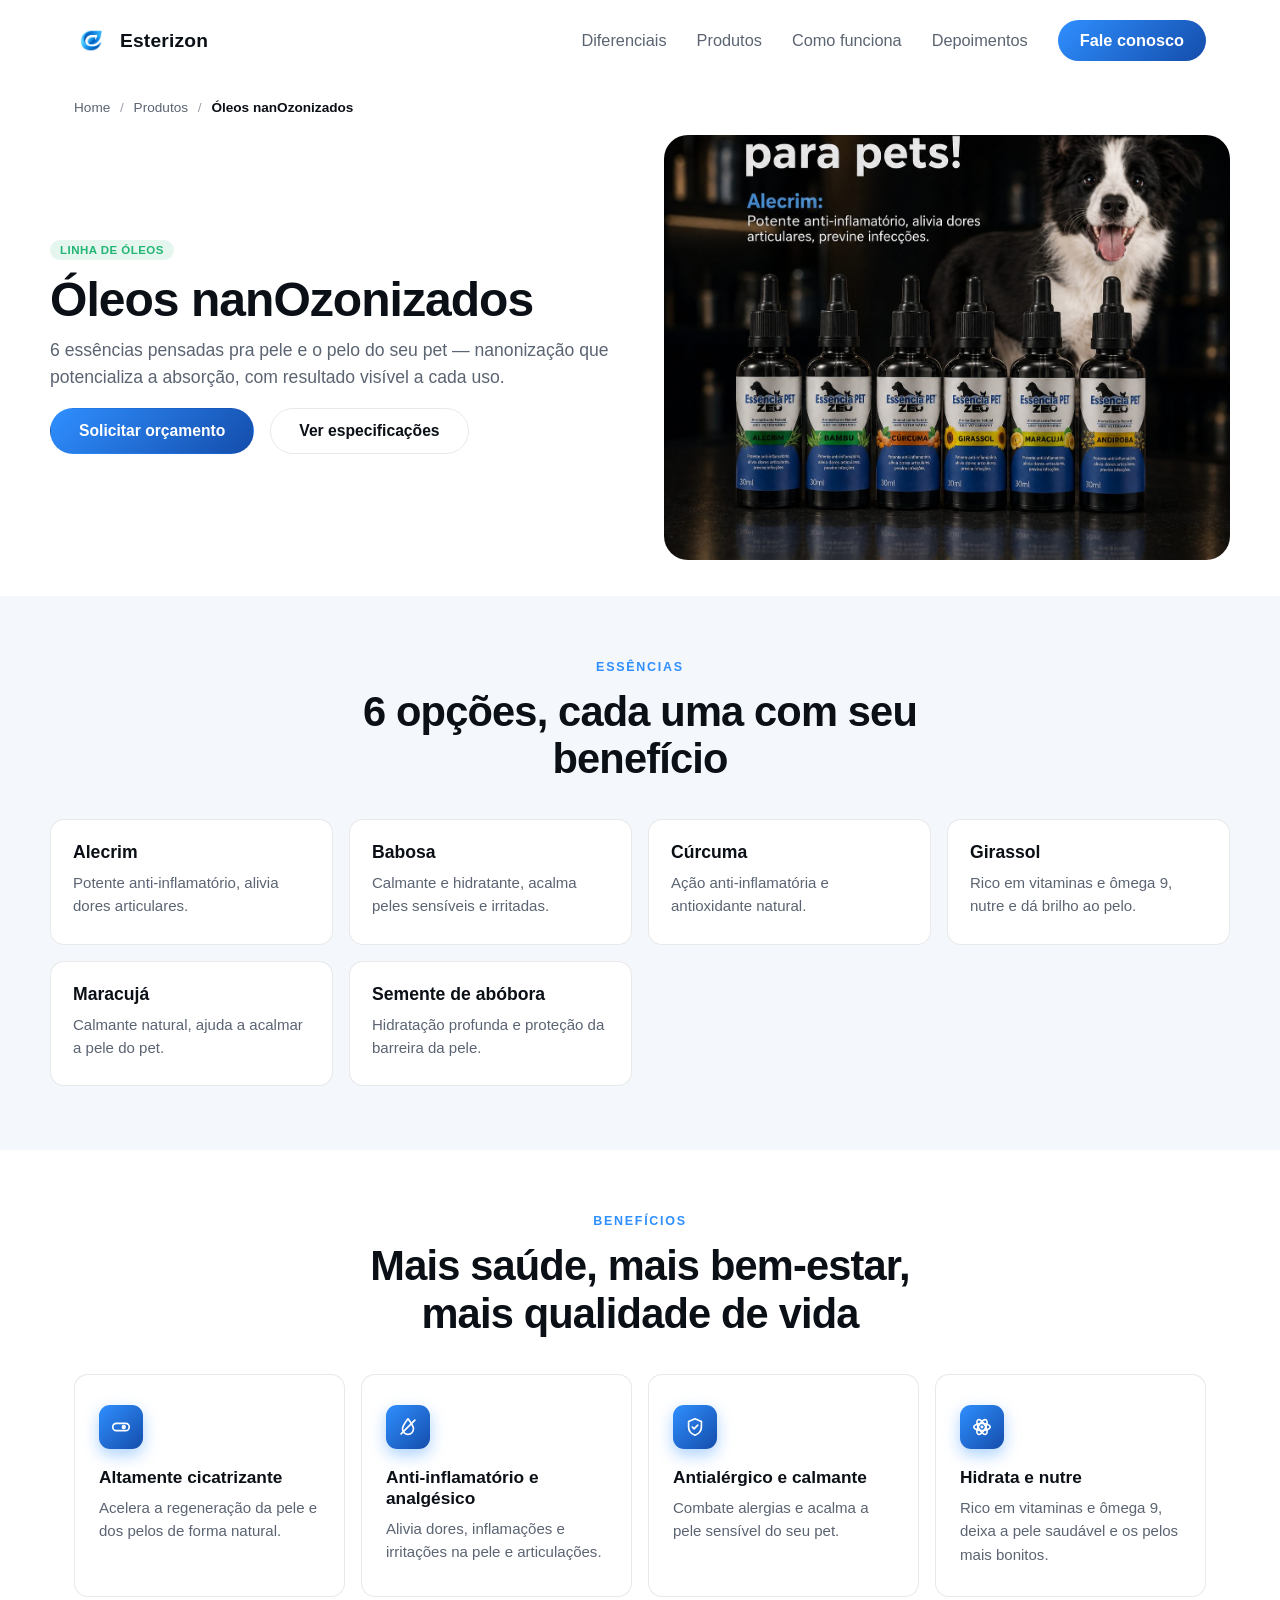
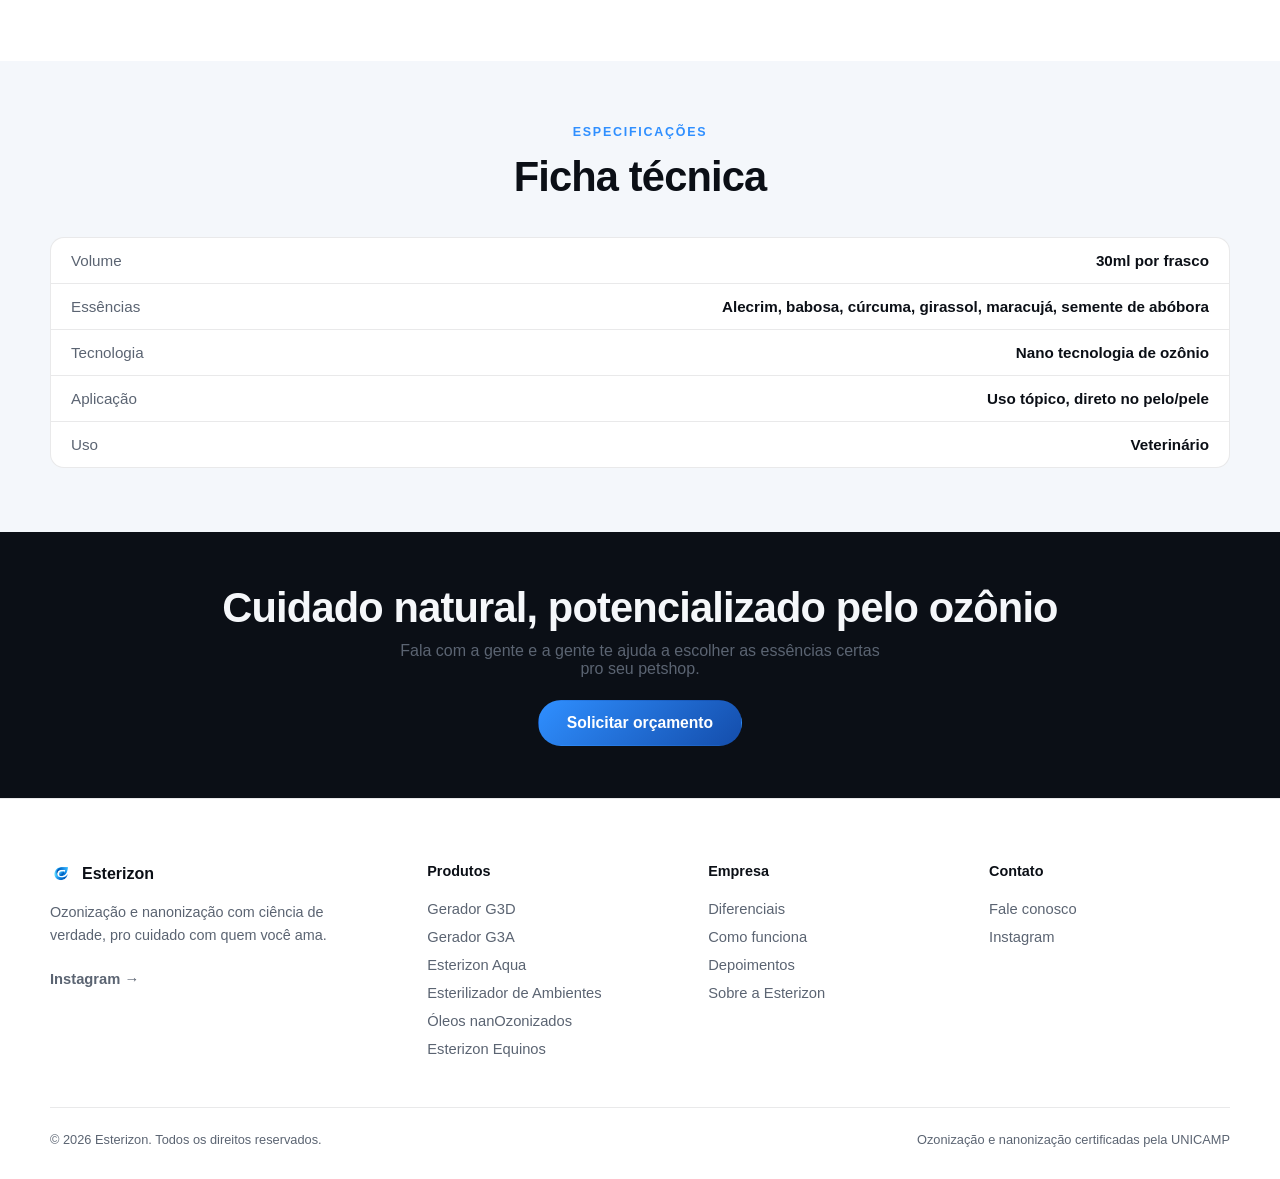
<file: projetos/site-esterizonpet/produto-oleos.html>
<!DOCTYPE html>
<html lang="pt-BR">
<head>
<meta charset="UTF-8">
<meta name="viewport" content="width=device-width, initial-scale=1.0">
<title>Óleos nanOzonizados — Esterizon</title>
<meta name="description" content="Óleos nanOzonizados Esterizon: 6 essências, cicatrizante, anti-inflamatório e hidratante, uso veterinário.">
<link rel="icon" href="assets/logo.png">
<link rel="stylesheet" href="css/style.css">
<noscript><style>.reveal-up, .reveal-fade { opacity: 1 !important; transform: none !important; }</style></noscript>
</head>
<body class="product-page">

<header class="nav" id="nav">
  <div class="nav__inner">
    <a href="index.html" class="nav__brand">
      <img src="assets/logo.png" alt="Esterizon" class="nav__logo" width="640" height="427">
      <span>Esterizon</span>
    </a>
    <nav class="nav__links">
      <a href="index.html#diferenciais">Diferenciais</a>
      <a href="index.html#produtos">Produtos</a>
      <a href="index.html#como-funciona">Como funciona</a>
      <a href="index.html#depoimentos">Depoimentos</a>
      <a href="index.html#contato" class="nav__cta">Fale conosco</a>
    </nav>
    <button class="nav__burger" id="navBurger" aria-label="Abrir menu">
      <span></span><span></span><span></span>
    </button>
  </div>
  <nav class="nav__mobile" id="navMobile">
    <a href="index.html#diferenciais">Diferenciais</a>
    <a href="index.html#produtos">Produtos</a>
    <a href="index.html#como-funciona">Como funciona</a>
    <a href="index.html#depoimentos">Depoimentos</a>
    <a href="index.html#contato">Fale conosco</a>
  </nav>
</header>

<main>

  <nav class="breadcrumb" aria-label="Breadcrumb">
    <a href="index.html">Home</a>
    <span aria-hidden="true">/</span>
    <a href="index.html#produtos">Produtos</a>
    <span aria-hidden="true">/</span>
    <span class="is-current">Óleos nanOzonizados</span>
  </nav>

  <section class="product-hero">
    <div class="product-hero__inner">
      <div class="reveal-up">
        <span class="product-hero__tag">Linha de óleos</span>
        <h1 class="product-hero__title">Óleos nanOzonizados</h1>
        <p class="product-hero__lead">
          6 essências pensadas pra pele e o pelo do seu pet — nanonização que potencializa
          a absorção, com resultado visível a cada uso.
        </p>
        <div class="hero__actions">
          <a href="index.html#contato" class="btn btn--primary">Solicitar orçamento</a>
          <a href="#specs" class="btn btn--ghost">Ver especificações</a>
        </div>
      </div>
      <div class="product-hero__media reveal-up">
        <img src="assets/produtos/oleos.jpg" alt="Óleos nanOzonizados">
      </div>
    </div>
  </section>

  <section class="section section--alt" id="essencias">
    <div class="section__header reveal-up">
      <p class="eyebrow">Essências</p>
      <h2>6 opções, cada uma com seu benefício</h2>
    </div>
    <div class="product-grid">
      <article class="product-card reveal-up">
        <div class="product-card__body">
          <h3>Alecrim</h3>
          <p>Potente anti-inflamatório, alivia dores articulares.</p>
        </div>
      </article>
      <article class="product-card reveal-up">
        <div class="product-card__body">
          <h3>Babosa</h3>
          <p>Calmante e hidratante, acalma peles sensíveis e irritadas.</p>
        </div>
      </article>
      <article class="product-card reveal-up">
        <div class="product-card__body">
          <h3>Cúrcuma</h3>
          <p>Ação anti-inflamatória e antioxidante natural.</p>
        </div>
      </article>
      <article class="product-card reveal-up">
        <div class="product-card__body">
          <h3>Girassol</h3>
          <p>Rico em vitaminas e ômega 9, nutre e dá brilho ao pelo.</p>
        </div>
      </article>
      <article class="product-card reveal-up">
        <div class="product-card__body">
          <h3>Maracujá</h3>
          <p>Calmante natural, ajuda a acalmar a pele do pet.</p>
        </div>
      </article>
      <article class="product-card reveal-up">
        <div class="product-card__body">
          <h3>Semente de abóbora</h3>
          <p>Hidratação profunda e proteção da barreira da pele.</p>
        </div>
      </article>
    </div>
  </section>

  <section class="section" id="beneficios">
    <div class="section__header reveal-up">
      <p class="eyebrow">Benefícios</p>
      <h2>Mais saúde, mais bem-estar, mais qualidade de vida</h2>
    </div>
    <div class="feature-grid">
      <div class="feature-card reveal-up">
        <div class="feature-card__icon" aria-hidden="true">
          <svg viewBox="0 0 24 24" fill="none" stroke="currentColor" stroke-width="1.8" stroke-linecap="round" stroke-linejoin="round"><rect x="3" y="8" width="18" height="8" rx="4"/><circle cx="15" cy="12" r="2.4" fill="currentColor" stroke="none"/></svg>
        </div>
        <h3>Altamente cicatrizante</h3>
        <p>Acelera a regeneração da pele e dos pelos de forma natural.</p>
      </div>
      <div class="feature-card reveal-up">
        <div class="feature-card__icon" aria-hidden="true">
          <svg viewBox="0 0 24 24" fill="none" stroke="currentColor" stroke-width="1.8" stroke-linecap="round" stroke-linejoin="round"><path d="M12 3c3 4 6 7.5 6 11a6 6 0 0 1-12 0c0-3.5 3-7 6-11z"/><path d="M4.5 19.5l15-15"/></svg>
        </div>
        <h3>Anti-inflamatório e analgésico</h3>
        <p>Alivia dores, inflamações e irritações na pele e articulações.</p>
      </div>
      <div class="feature-card reveal-up">
        <div class="feature-card__icon" aria-hidden="true">
          <svg viewBox="0 0 24 24" fill="none" stroke="currentColor" stroke-width="1.8" stroke-linecap="round" stroke-linejoin="round"><path d="M12 3l7 3v6c0 4.5-3 7.5-7 9-4-1.5-7-4.5-7-9V6l7-3z"/><path d="M9 12l2 2 4-4"/></svg>
        </div>
        <h3>Antialérgico e calmante</h3>
        <p>Combate alergias e acalma a pele sensível do seu pet.</p>
      </div>
      <div class="feature-card reveal-up">
        <div class="feature-card__icon" aria-hidden="true">
          <svg viewBox="0 0 24 24" fill="none" stroke="currentColor" stroke-width="1.8" stroke-linecap="round" stroke-linejoin="round"><circle cx="12" cy="12" r="1.6" fill="currentColor" stroke="none"/><ellipse cx="12" cy="12" rx="9" ry="3.8"/><ellipse cx="12" cy="12" rx="9" ry="3.8" transform="rotate(60 12 12)"/><ellipse cx="12" cy="12" rx="9" ry="3.8" transform="rotate(120 12 12)"/></svg>
        </div>
        <h3>Hidrata e nutre</h3>
        <p>Rico em vitaminas e ômega 9, deixa a pele saudável e os pelos mais bonitos.</p>
      </div>
    </div>
  </section>

  <section class="section section--alt" id="specs">
    <div class="section__header reveal-up">
      <p class="eyebrow">Especificações</p>
      <h2>Ficha técnica</h2>
    </div>
    <div class="spec-table reveal-up">
      <div class="spec-row"><span class="spec-row__label">Volume</span><span class="spec-row__value">30ml por frasco</span></div>
      <div class="spec-row"><span class="spec-row__label">Essências</span><span class="spec-row__value">Alecrim, babosa, cúrcuma, girassol, maracujá, semente de abóbora</span></div>
      <div class="spec-row"><span class="spec-row__label">Tecnologia</span><span class="spec-row__value">Nano tecnologia de ozônio</span></div>
      <div class="spec-row"><span class="spec-row__label">Aplicação</span><span class="spec-row__value">Uso tópico, direto no pelo/pele</span></div>
      <div class="spec-row"><span class="spec-row__label">Uso</span><span class="spec-row__value">Veterinário</span></div>
    </div>
  </section>

  <section class="section section--dark product-cta">
    <h2>Cuidado natural, potencializado pelo ozônio</h2>
    <p>Fala com a gente e a gente te ajuda a escolher as essências certas pro seu petshop.</p>
    <a href="index.html#contato" class="btn btn--primary">Solicitar orçamento</a>
  </section>

</main>

<footer class="footer">
  <div class="footer__top">
    <div class="footer__col footer__col--brand">
      <div class="footer__brand">
        <img src="assets/logo.png" alt="Esterizon" class="footer__logo" width="640" height="427">
        <span>Esterizon</span>
      </div>
      <p class="footer__tagline">Ozonização e nanonização com ciência de verdade, pro cuidado com quem você ama.</p>
      <a href="https://www.instagram.com/esterizon.oficial/" target="_blank" rel="noopener" class="link-arrow">Instagram →</a>
    </div>
    <div class="footer__col">
      <h4>Produtos</h4>
      <a href="produto-g3d.html">Gerador G3D</a>
      <a href="produto-g3a.html">Gerador G3A</a>
      <a href="produto-aqua.html">Esterizon Aqua</a>
      <a href="produto-ambientes.html">Esterilizador de Ambientes</a>
      <a href="produto-oleos.html">Óleos nanOzonizados</a>
      <a href="produto-equinos.html">Esterizon Equinos</a>
    </div>
    <div class="footer__col">
      <h4>Empresa</h4>
      <a href="index.html#diferenciais">Diferenciais</a>
      <a href="index.html#como-funciona">Como funciona</a>
      <a href="index.html#depoimentos">Depoimentos</a>
      <a href="index.html#sobre">Sobre a Esterizon</a>
    </div>
    <div class="footer__col">
      <h4>Contato</h4>
      <a href="index.html#contato">Fale conosco</a>
      <a href="https://www.instagram.com/esterizon.oficial/" target="_blank" rel="noopener">Instagram</a>
    </div>
  </div>
  <div class="footer__bottom">
    <p class="footer__copy">© <span id="year"></span> Esterizon. Todos os direitos reservados.</p>
    <p class="footer__copy">Ozonização e nanonização certificadas pela UNICAMP</p>
  </div>
</footer>

<script src="js/main.js"></script>
</body>
</html>
</file>
<file: projetos/site-esterizonpet/css/style.css>
/* ---------- Tokens (tema claro) ---------- */
:root {
  --bg: #ffffff;
  --bg-alt: #f4f7fb;
  --bg-dark: #0b0f16;
  --card: #ffffff;
  --card-border: rgba(11, 15, 22, 0.09);
  --text: #0b0f16;
  --text-dim: #5b6472;
  --text-on-dark: #f5f7fa;
  --text-dim-on-dark: #a6adb8;
  --accent: #2f8fff;
  --accent-dark: #144dab;
  --accent-soft: rgba(47, 143, 255, 0.12);
  --accent-glow: rgba(47, 143, 255, 0.4);
  --accent-gradient: linear-gradient(135deg, var(--accent) 0%, var(--accent-dark) 100%);
  --red: #ef4444;
  --red-soft: rgba(239, 68, 68, 0.12);
  --yellow: #f2a91c;
  --yellow-soft: rgba(242, 169, 28, 0.14);
  --green: #22b573;
  --green-soft: rgba(34, 181, 115, 0.12);
  --radius: 14px;
  --maxw: 1180px;
  --ease: cubic-bezier(0.16, 1, 0.3, 1);
}

* { box-sizing: border-box; }
html { scroll-behavior: smooth; }

body {
  margin: 0;
  background: var(--bg);
  color: var(--text);
  font-family: -apple-system, BlinkMacSystemFont, "Segoe UI", Inter, Roboto, Helvetica, Arial, sans-serif;
  -webkit-font-smoothing: antialiased;
  overflow-x: hidden;
}
body.intro-active { overflow: hidden; height: 100vh; }

img { max-width: 100%; display: block; }
a { color: inherit; text-decoration: none; }

/* ---------- Intro (logo + wordmark grande) ---------- */
.intro {
  position: fixed;
  inset: 0;
  z-index: 1000;
  display: flex;
  flex-direction: column;
  align-items: center;
  justify-content: center;
  gap: 28px;
  background: var(--bg);
  transition: opacity 0.7s var(--ease), transform 0.7s var(--ease), visibility 0.7s;
}
.intro.is-done {
  opacity: 0;
  transform: scale(1.03);
  pointer-events: none;
  visibility: hidden;
}
.intro__mark {
  display: flex;
  flex-direction: column;
  align-items: center;
  gap: 18px;
}
.intro__logo {
  width: clamp(90px, 14vw, 170px);
  height: clamp(90px, 14vw, 170px);
  object-fit: contain;
  opacity: 0;
  transform: scale(0.5);
  filter: drop-shadow(0 0 0 transparent);
  animation: introLogoIn 1.1s var(--ease) 0.1s forwards;
}
@keyframes introLogoIn {
  0% { opacity: 0; transform: scale(0.5); filter: drop-shadow(0 0 0px transparent); }
  60% { opacity: 1; transform: scale(1.06); }
  100% { opacity: 1; transform: scale(1); filter: drop-shadow(0 0 46px var(--accent-glow)); }
}
.intro__wordmark {
  display: flex;
  gap: 0.35em;
  font-size: clamp(2.2rem, 7vw, 5rem);
  font-weight: 700;
  letter-spacing: -0.02em;
  color: var(--accent);
}
.intro__word .letter {
  display: inline-block;
  opacity: 0;
  transform: translateY(0.5em);
  animation: letterUp 0.6s var(--ease) forwards;
}
@keyframes letterUp {
  to { opacity: 1; transform: translateY(0); }
}
.intro__skip {
  position: absolute;
  bottom: 34px;
  border: none;
  background: none;
  color: var(--text-dim);
  font-size: 0.85rem;
  cursor: pointer;
  opacity: 0;
  animation: fadeIn 0.6s var(--ease) 1.6s forwards;
  padding: 8px 14px;
}
.intro__skip:hover { color: var(--accent); }

@media (max-width: 560px) {
  .intro__wordmark { flex-direction: column; align-items: center; gap: 0; text-align: center; }
}

/* ---------- Nav ---------- */
.nav {
  position: fixed;
  top: 0; left: 0; right: 0;
  z-index: 100;
  background: rgba(255, 255, 255, 0.7);
  backdrop-filter: blur(16px) saturate(160%);
  -webkit-backdrop-filter: blur(16px) saturate(160%);
  border-bottom: 1px solid transparent;
  transition: border-color 0.3s var(--ease), background 0.3s var(--ease);
}
.nav.is-scrolled {
  border-bottom-color: var(--card-border);
  background: rgba(255, 255, 255, 0.9);
}
.nav__inner {
  max-width: var(--maxw);
  margin: 0 auto;
  padding: 20px 24px;
  display: flex;
  align-items: center;
  justify-content: space-between;
}
.nav__brand {
  display: flex;
  align-items: center;
  gap: 12px;
  font-weight: 600;
  letter-spacing: 0.01em;
  font-size: 1.2rem;
}
.nav__logo { width: 34px; height: 34px; object-fit: contain; }
.nav__links {
  display: flex;
  align-items: center;
  gap: 30px;
  font-size: 1.02rem;
  color: var(--text-dim);
}
.nav__links a:hover { color: var(--text); }
.nav__cta {
  color: #ffffff !important;
  background: var(--accent-gradient);
  padding: 11px 22px;
  border-radius: 999px;
  font-weight: 600;
  transition: transform 0.2s var(--ease), box-shadow 0.2s var(--ease);
}
.nav__cta:hover {
  box-shadow: 0 8px 24px var(--accent-glow);
  transform: translateY(-1px);
}
.nav__burger {
  display: none;
  flex-direction: column;
  gap: 5px;
  background: none;
  border: none;
  cursor: pointer;
  padding: 6px;
}
.nav__burger span {
  width: 22px; height: 2px; background: var(--text);
  transition: transform 0.25s var(--ease), opacity 0.25s var(--ease);
}
.nav__mobile {
  display: none;
  flex-direction: column;
  padding: 8px 24px 20px;
  gap: 14px;
  font-size: 1rem;
  color: var(--text-dim);
  background: var(--bg);
}
.nav__mobile a { padding: 6px 0; }
.nav__mobile.is-open { display: flex; }

@media (max-width: 900px) {
  .nav__links { display: none; }
  .nav__burger { display: flex; }
}

/* ---------- Hero ---------- */
.hero {
  position: relative;
  min-height: 92vh;
  display: flex;
  align-items: center;
  padding: 140px 24px 80px;
  overflow: hidden;
}
.hero__inner {
  position: relative;
  z-index: 1;
  max-width: var(--maxw);
  margin: 0 auto;
  width: 100%;
  display: grid;
  grid-template-columns: 1fr 1fr;
  gap: 56px;
  align-items: center;
}
.hero__glow {
  position: absolute;
  z-index: 0;
  top: 40%; left: 22%;
  width: 900px; height: 900px;
  transform: translate(-50%, -55%);
  background: radial-gradient(circle, var(--accent-soft) 0%, transparent 62%);
  filter: blur(10px);
  pointer-events: none;
  opacity: 0;
  animation: glowIn 2s var(--ease) 0.2s forwards;
}
@keyframes glowIn {
  to { opacity: 1; }
}
.hero__content { text-align: left; }
.hero__highlight { color: var(--accent); font-style: normal; }

.hero__media {
  position: relative;
  aspect-ratio: 4 / 5;
  width: 100%;
  max-height: 640px;
  justify-self: center;
}
.hero__blob {
  position: absolute;
  inset: -8%;
  z-index: 0;
  background: linear-gradient(150deg, var(--yellow) 0%, var(--accent) 130%);
  opacity: 0.16;
  border-radius: 44% 56% 62% 38% / 45% 40% 60% 55%;
}
.hero__media img {
  position: relative;
  z-index: 1;
  width: 100%;
  height: 100%;
  object-fit: cover;
  border-radius: 32px;
  box-shadow: 0 30px 60px rgba(11, 15, 22, 0.14);
}
@media (max-width: 900px) {
  .hero__inner { grid-template-columns: 1fr; gap: 40px; }
  .hero__media { order: -1; max-height: 420px; }
}

.hero__title {
  margin: 14px 0 20px;
  font-size: clamp(2.2rem, 5.5vw, 4rem);
  line-height: 1.08;
  font-weight: 700;
  letter-spacing: -0.02em;
}
.hero__title .reveal-line {
  display: block;
  overflow: hidden;
  padding-bottom: 0.2em;
  margin-bottom: -0.2em;
}
.hero__title .reveal-line__inner {
  display: block;
  transform: translateY(105%);
  animation: lineUp 1s var(--ease) forwards;
}
.hero__title .reveal-line:nth-child(1) .reveal-line__inner { animation-delay: 0.15s; }
.hero__title .reveal-line:nth-child(2) .reveal-line__inner { animation-delay: 0.3s; }
@keyframes lineUp {
  to { transform: translateY(0); }
}

.hero__subtitle {
  font-size: clamp(1.05rem, 2vw, 1.25rem);
  color: var(--text-dim);
  max-width: 560px;
  margin: 0 0 36px;
  line-height: 1.55;
}

.hero__actions {
  display: flex;
  gap: 16px;
  justify-content: flex-start;
  flex-wrap: wrap;
}

.hero__trust {
  margin: 22px 0 0;
  font-size: 0.82rem;
  color: var(--text-dim);
  letter-spacing: 0.02em;
}

.hero__scroll-hint {
  position: absolute;
  bottom: 36px;
  left: 50%;
  transform: translateX(-50%);
  width: 22px; height: 36px;
  border: 1.5px solid var(--card-border);
  border-radius: 20px;
  opacity: 0;
  animation: fadeIn 1s var(--ease) 1.6s forwards;
}
.hero__scroll-hint span {
  position: absolute;
  top: 6px; left: 50%;
  width: 4px; height: 4px;
  margin-left: -2px;
  background: var(--accent);
  border-radius: 50%;
  animation: scrollDot 1.8s ease-in-out infinite;
}
@keyframes scrollDot {
  0% { top: 6px; opacity: 1; }
  70% { opacity: 1; }
  100% { top: 22px; opacity: 0; }
}
@keyframes fadeIn { to { opacity: 1; } }

/* ---------- Buttons ---------- */
.btn {
  display: inline-flex;
  align-items: center;
  justify-content: center;
  padding: 13px 28px;
  border-radius: 999px;
  font-size: 0.98rem;
  font-weight: 600;
  transition: transform 0.2s var(--ease), box-shadow 0.2s var(--ease), background 0.2s var(--ease);
  border: 1px solid transparent;
}
.btn--primary {
  background: var(--accent-gradient);
  color: #ffffff;
}
.btn--primary:hover {
  box-shadow: 0 10px 28px var(--accent-glow);
  transform: translateY(-2px);
}
.btn--ghost {
  background: transparent;
  border-color: var(--card-border);
  color: var(--text);
}
.btn--ghost:hover {
  border-color: var(--accent);
  color: var(--accent);
}
.btn--full { width: 100%; }

/* ---------- Barra de estatísticas ---------- */
.stats-bar { padding: 0 24px 72px; }
.stats-bar__inner {
  position: relative;
  max-width: var(--maxw);
  margin: 0 auto;
  display: grid;
  grid-template-columns: repeat(4, 1fr);
  background: rgba(255, 255, 255, 0.4);
  backdrop-filter: blur(20px) saturate(180%);
  -webkit-backdrop-filter: blur(20px) saturate(180%);
  border: 1px solid rgba(255, 255, 255, 0.7);
  border-radius: var(--radius);
  box-shadow: 0 20px 44px rgba(11, 15, 22, 0.1), inset 0 1px 0 rgba(255, 255, 255, 0.8);
  overflow: hidden;
}
.stats-bar__inner::before {
  content: "";
  position: absolute;
  inset: 0;
  background: linear-gradient(120deg, rgba(255, 255, 255, 0.6) 0%, rgba(255, 255, 255, 0.05) 26%, transparent 42%, rgba(255, 255, 255, 0.3) 58%, transparent 76%);
  pointer-events: none;
  z-index: 0;
}
.stats-bar__inner::after {
  content: "";
  position: absolute;
  top: -20%;
  left: 14%;
  width: 3px;
  height: 140%;
  background: linear-gradient(180deg, transparent, rgba(255, 255, 255, 0.95), transparent);
  transform: skewX(-18deg);
  opacity: 0.7;
  pointer-events: none;
  z-index: 0;
}
.stats-bar__item {
  position: relative;
  z-index: 1;
  padding: 34px 26px;
  border-left: 1px solid rgba(11, 15, 22, 0.08);
}
.stats-bar__item:first-child { border-left: none; }
.stats-bar__label {
  text-transform: uppercase;
  letter-spacing: 0.04em;
  font-size: 0.72rem;
  font-weight: 700;
  color: var(--text-dim);
  margin: 0 0 10px;
}
.stats-bar__value {
  font-size: 3rem;
  font-weight: 700;
  margin: 0;
  letter-spacing: -0.02em;
  background: var(--accent-gradient);
  -webkit-background-clip: text;
  background-clip: text;
  color: transparent;
}
@media (max-width: 700px) {
  .stats-bar__inner { grid-template-columns: repeat(2, 1fr); }
  .stats-bar__item:nth-child(3) { border-left: none; }
  .stats-bar__item:nth-child(3), .stats-bar__item:nth-child(4) { border-top: 1px solid var(--card-border); }
}

/* ---------- Sections ---------- */
.section {
  max-width: var(--maxw);
  margin: 0 auto;
  padding: 110px 24px;
}
.section--alt {
  max-width: none;
  background: var(--bg-alt);
}
.section--alt > * {
  max-width: var(--maxw);
  margin-left: auto;
  margin-right: auto;
}
.section--dark {
  max-width: none;
  background: var(--bg-dark);
  color: var(--text-on-dark);
}
.section--dark > * {
  max-width: var(--maxw);
  margin-left: auto;
  margin-right: auto;
}
.section--dark .section__lead { color: var(--text-dim-on-dark); }
.section--dark .field label { color: var(--text-dim-on-dark); }
.section--dark .field input,
.section--dark .field textarea {
  background: rgba(255,255,255,0.06);
  border-color: rgba(255,255,255,0.14);
  color: var(--text-on-dark);
}
.section--dark .field__note { color: var(--text-dim-on-dark); }

.section--brand {
  max-width: none;
  background: linear-gradient(160deg, var(--accent) 0%, var(--accent-dark) 100%);
  color: #ffffff;
}
.section--brand > * {
  max-width: var(--maxw);
  margin-left: auto;
  margin-right: auto;
}
.section--brand .eyebrow { color: rgba(255, 255, 255, 0.85); }
.section--brand .section__lead { color: rgba(255, 255, 255, 0.85); }
.section--brand h2 { color: #ffffff; }

.section__header { max-width: 640px; margin: 0 auto 64px; text-align: center; }
.section__header--left { margin: 0 0 64px; text-align: left; }
.eyebrow {
  text-transform: uppercase;
  letter-spacing: 0.14em;
  font-size: 0.78rem;
  color: var(--accent);
  font-weight: 700;
  margin: 0 0 14px;
}
.section h2 {
  font-size: clamp(1.8rem, 3.6vw, 2.6rem);
  line-height: 1.15;
  letter-spacing: -0.02em;
  margin: 0 0 16px;
}
.section__lead {
  color: var(--text-dim);
  font-size: 1.05rem;
  line-height: 1.6;
  margin: 0;
}

/* ---------- Diferenciais ---------- */
.feature-grid {
  display: grid;
  grid-template-columns: repeat(auto-fit, minmax(240px, 1fr));
  gap: 20px;
}
.feature-card {
  padding: 30px 24px;
  background: var(--card);
  border: 1px solid var(--card-border);
  border-radius: var(--radius);
  transition: transform 0.3s var(--ease), box-shadow 0.3s var(--ease);
}
.feature-card:hover {
  transform: translateY(-4px);
  box-shadow: 0 16px 32px rgba(11,15,22,0.06);
}
.feature-card__icon {
  position: relative;
  width: 44px; height: 44px;
  display: flex; align-items: center; justify-content: center;
  border-radius: 11px;
  background: var(--accent-gradient);
  color: #ffffff;
  margin-bottom: 18px;
  overflow: hidden;
  box-shadow: 0 6px 16px var(--accent-glow);
  transition: box-shadow 0.3s var(--ease);
}
.feature-card__icon svg { width: 22px; height: 22px; position: relative; z-index: 1; }
.feature-card__icon::after {
  content: "";
  position: absolute;
  inset: 0;
  background: linear-gradient(115deg, transparent 30%, rgba(255,255,255,0.6) 48%, transparent 66%);
  transform: translateX(-130%);
  transition: transform 0.7s var(--ease);
}
.feature-card:hover .feature-card__icon {
  box-shadow: 0 10px 24px var(--accent-glow);
}
.feature-card:hover .feature-card__icon::after {
  transform: translateX(130%);
}
.feature-card h3 { margin: 0 0 8px; font-size: 1.08rem; }
.feature-card p { margin: 0; color: var(--text-dim); font-size: 0.94rem; line-height: 1.55; }

/* ---------- Product grid ---------- */
.product-grid {
  display: grid;
  grid-template-columns: repeat(auto-fit, minmax(280px, 1fr));
  gap: 24px;
}
.product-card {
  background: var(--card);
  border: 1px solid var(--card-border);
  border-radius: var(--radius);
  overflow: hidden;
  transition: transform 0.35s var(--ease), box-shadow 0.35s var(--ease);
}
.product-card:hover {
  transform: translateY(-6px);
  box-shadow: 0 20px 40px rgba(11,15,22,0.08);
}
.product-card__media {
  aspect-ratio: 4 / 3;
  display: flex;
  align-items: center;
  justify-content: center;
  overflow: hidden;
}
.product-card__media img {
  width: 100%;
  height: 100%;
  object-fit: cover;
}
.product-card__media--placeholder {
  background:
    radial-gradient(circle at 30% 20%, rgba(47,143,255,0.14), transparent 55%),
    linear-gradient(160deg, #eef3fa, #f8fafc);
}
.product-card__media span {
  color: var(--text-dim);
  font-size: 0.85rem;
  letter-spacing: 0.03em;
}
.product-card__body { padding: 22px 22px 26px; }
.product-card__body h3 {
  margin: 0 0 8px;
  font-size: 1.1rem;
}
.product-card__body p {
  margin: 0;
  color: var(--text-dim);
  font-size: 0.94rem;
  line-height: 1.55;
}
.product-card__spec {
  color: var(--accent) !important;
  font-size: 0.78rem !important;
  font-weight: 700;
  text-transform: uppercase;
  letter-spacing: 0.04em;
  margin: 0 0 10px !important;
}
.product-card__price {
  margin: 14px 0 0 !important;
  font-weight: 700;
  font-size: 1.05rem;
  color: var(--text) !important;
}
.product-card__price span {
  display: block;
  font-weight: 400;
  font-size: 0.78rem;
  color: var(--text-dim);
  margin-top: 2px;
}
.product-card__tag {
  display: inline-block;
  background: var(--green-soft);
  color: var(--green);
  font-size: 0.72rem;
  font-weight: 700;
  text-transform: uppercase;
  letter-spacing: 0.04em;
  padding: 4px 10px;
  border-radius: 999px;
  margin-bottom: 10px;
}
.product-grid__note {
  text-align: center;
  color: var(--text-dim);
  font-size: 0.85rem;
  margin: 40px 0 0;
}

/* ---------- Banner de imagem cheia ---------- */
.banner {
  position: relative;
  min-height: 56vh;
  display: flex;
  align-items: center;
  overflow: hidden;
}
.banner__bg {
  position: absolute;
  inset: 0;
  z-index: 0;
}
.banner__bg img {
  width: 100%;
  height: 100%;
  object-fit: cover;
}
.banner__bg::after {
  content: "";
  position: absolute;
  inset: 0;
  background: linear-gradient(90deg, rgba(11,15,22,0.72) 0%, rgba(11,15,22,0.4) 42%, rgba(11,15,22,0.08) 72%);
}
.banner__content {
  position: relative;
  z-index: 1;
  padding: 48px 24px;
  max-width: var(--maxw);
  margin: 0 auto;
  width: 100%;
}
.banner__content > p {
  color: #ffffff;
  font-size: clamp(1.3rem, 3vw, 2.1rem);
  font-weight: 600;
  letter-spacing: -0.01em;
  max-width: 620px;
  margin: 0;
}

.banner__badges {
  display: grid;
  grid-template-columns: repeat(3, minmax(150px, 220px));
  gap: 16px;
  margin-top: 36px;
}
.banner__badge {
  background: rgba(255, 255, 255, 0.08);
  border: 1px solid rgba(255, 255, 255, 0.16);
  border-radius: 14px;
  padding: 18px;
  backdrop-filter: blur(6px);
  -webkit-backdrop-filter: blur(6px);
}
.banner__badge-icon {
  width: 36px;
  height: 36px;
  display: flex;
  align-items: center;
  justify-content: center;
  border-radius: 9px;
  background: var(--accent-gradient);
  color: #ffffff;
  margin-bottom: 12px;
  animation: iconGlowPulse 3s ease-in-out infinite;
}
.banner__badge-icon svg { width: 18px; height: 18px; }
@keyframes iconGlowPulse {
  0%, 100% { box-shadow: 0 0 0 0 var(--accent-glow); }
  50% { box-shadow: 0 0 0 7px rgba(47, 143, 255, 0); }
}
.banner__badge h3 {
  margin: 0 0 6px;
  font-size: 0.92rem;
  color: #ffffff;
}
.banner__badge p {
  margin: 0;
  font-size: 0.8rem;
  color: rgba(255, 255, 255, 0.7);
  line-height: 1.5;
}
@media (max-width: 760px) {
  .banner__badges { grid-template-columns: 1fr; max-width: 320px; }
}

/* ---------- Como funciona ---------- */
.steps {
  display: grid;
  grid-template-columns: repeat(auto-fit, minmax(240px, 1fr));
  gap: 28px;
}
.step {
  background: var(--card);
  border: 1px solid var(--card-border);
  border-radius: var(--radius);
  overflow: hidden;
  transition: transform 0.3s var(--ease), box-shadow 0.3s var(--ease);
}
.step:hover {
  transform: translateY(-4px);
  box-shadow: 0 16px 32px rgba(11,15,22,0.06);
}
.step__media {
  aspect-ratio: 4 / 5;
  overflow: hidden;
}
.step__media img {
  width: 100%;
  height: 100%;
  object-fit: cover;
}
.step__body {
  padding: 22px 22px 26px;
}
.step__number {
  display: block;
  font-size: 0.85rem;
  font-weight: 700;
  color: var(--accent);
  margin-bottom: 12px;
  letter-spacing: 0.05em;
}
.step h3 { margin: 0 0 10px; font-size: 1.15rem; color: var(--text); }
.step p { margin: 0; color: var(--text-dim); font-size: 0.95rem; line-height: 1.6; }

/* ---------- Stats / ciência ---------- */
.stats-grid {
  display: grid;
  grid-template-columns: repeat(auto-fit, minmax(200px, 1fr));
  gap: 24px;
  margin-bottom: 56px;
}
.stat {
  text-align: center;
  padding: 32px 20px;
  border: 1px solid var(--card-border);
  border-radius: var(--radius);
  background: var(--card);
}
.stat__value {
  font-size: 2rem;
  font-weight: 700;
  color: var(--accent);
  margin: 0 0 8px;
  letter-spacing: -0.01em;
}
.stat__label {
  margin: 0;
  color: var(--text-dim);
  font-size: 0.92rem;
}
.reasons-grid {
  display: flex;
  flex-wrap: wrap;
  justify-content: center;
  gap: 20px;
}
.reasons-grid .feature-card {
  flex: 1 1 300px;
  max-width: 340px;
}
.science-copy {
  max-width: 720px;
  margin: 0 auto;
  text-align: center;
  color: var(--text-dim);
  font-size: 1.05rem;
  line-height: 1.7;
}

/* ---------- Depoimentos (carrossel) ---------- */
.testimonial-carousel { max-width: 100%; }
.testimonial-track {
  display: flex;
  gap: 22px;
  overflow-x: auto;
  scroll-snap-type: x mandatory;
  scroll-behavior: smooth;
  padding: 4px 4px 12px;
  margin: 0 -4px;
  scrollbar-width: none;
}
.testimonial-track::-webkit-scrollbar { display: none; }
.testimonial {
  flex: 0 0 min(380px, 86vw);
  scroll-snap-align: start;
  margin: 0;
  padding: 26px 24px;
  background: var(--card);
  border: 1px solid var(--card-border);
  border-radius: var(--radius);
}
.testimonial p {
  margin: 0 0 16px;
  font-size: 1.02rem;
  line-height: 1.55;
}
.testimonial footer {
  font-size: 0.82rem;
  color: var(--text-dim);
}
.testimonial-nav {
  display: flex;
  gap: 12px;
  justify-content: center;
  margin-top: 24px;
}
.carousel-btn {
  width: 44px;
  height: 44px;
  border-radius: 50%;
  border: 1px solid var(--card-border);
  background: var(--card);
  color: var(--text);
  font-size: 1.1rem;
  cursor: pointer;
  display: flex;
  align-items: center;
  justify-content: center;
  transition: background 0.2s var(--ease), color 0.2s var(--ease), border-color 0.2s var(--ease);
}
.carousel-btn:hover {
  background: var(--accent);
  border-color: var(--accent);
  color: #ffffff;
}

/* ---------- Sobre ---------- */
.about-grid {
  display: grid;
  grid-template-columns: 1.1fr 0.9fr;
  gap: 64px;
  align-items: center;
}
.about-copy h2 { font-size: clamp(1.8rem, 3.4vw, 2.4rem); }
.about-copy p {
  color: var(--text-dim);
  font-size: 1.02rem;
  line-height: 1.7;
}
.founder-quote {
  margin: 24px 0;
  padding-left: 20px;
  border-left: 3px solid var(--accent);
}
.founder-quote p {
  margin: 0 0 10px;
  font-size: 1.08rem;
  font-style: italic;
  color: var(--text);
}
.founder-quote__author {
  font-size: 0.85rem;
  color: var(--text-dim);
  font-style: normal;
}
.link-arrow {
  display: inline-block;
  margin-top: 8px;
  color: var(--accent);
  font-weight: 600;
  transition: transform 0.2s var(--ease);
}
.link-arrow:hover { transform: translateX(4px); }
.about-visual {
  display: flex;
  align-items: center;
  justify-content: center;
  aspect-ratio: 1;
  border-radius: 28px;
  overflow: hidden;
  border: 1px solid var(--card-border);
}
.about-visual img {
  width: 100%;
  height: 100%;
  object-fit: cover;
}
.about-visual--placeholder {
  background:
    radial-gradient(circle at 50% 40%, rgba(47,143,255,0.16), transparent 60%),
    linear-gradient(160deg, #f3f7fc, #ffffff);
}
.about-visual--placeholder span {
  color: var(--text-dim);
  font-size: 0.9rem;
}
@media (max-width: 820px) {
  .about-grid { grid-template-columns: 1fr; gap: 40px; }
  .about-visual { order: -1; max-width: 280px; margin: 0 auto; }
}

/* ---------- Contato ---------- */
.contact-form {
  max-width: 560px;
  margin: 0 auto;
  display: grid;
  gap: 18px;
}
.field { display: grid; gap: 8px; text-align: left; }
.field label {
  font-size: 0.85rem;
  color: var(--text-dim);
}
.field input,
.field textarea {
  background: var(--card);
  border: 1px solid var(--card-border);
  border-radius: 10px;
  padding: 13px 14px;
  color: inherit;
  font-family: inherit;
  font-size: 0.98rem;
  resize: vertical;
  transition: border-color 0.2s var(--ease), box-shadow 0.2s var(--ease);
}
.field input:focus,
.field textarea:focus {
  outline: none;
  border-color: var(--accent);
  box-shadow: 0 0 0 3px var(--accent-soft);
}
.field__note {
  font-size: 0.78rem;
  color: var(--text-dim);
  text-align: center;
  margin: 4px 0 0;
}

/* ---------- Página de produto ---------- */
.breadcrumb {
  padding: 108px 24px 0;
  max-width: var(--maxw);
  margin: 0 auto;
  font-size: 0.85rem;
  color: var(--text-dim);
}
.breadcrumb a { color: var(--text-dim); }
.breadcrumb a:hover { color: var(--accent); }
.breadcrumb span[aria-hidden] { margin: 0 6px; opacity: 0.6; }
.breadcrumb .is-current { color: var(--text); font-weight: 600; }

.product-hero { padding: 32px 24px 60px; }
.product-hero__inner {
  max-width: var(--maxw);
  margin: 0 auto;
  display: grid;
  grid-template-columns: 1fr 1fr;
  gap: 48px;
  align-items: center;
}
.product-hero__media {
  aspect-ratio: 4 / 3;
  border-radius: 24px;
  overflow: hidden;
  background:
    radial-gradient(circle at 30% 20%, rgba(47,143,255,0.14), transparent 55%),
    linear-gradient(160deg, #eef3fa, #f8fafc);
  display: flex;
  align-items: center;
  justify-content: center;
}
.product-hero__media img { width: 100%; height: 100%; object-fit: cover; }
.product-hero__media span { color: var(--text-dim); font-size: 0.85rem; }
.product-hero__tag {
  display: inline-block;
  background: var(--green-soft);
  color: var(--green);
  font-size: 0.72rem;
  font-weight: 700;
  text-transform: uppercase;
  letter-spacing: 0.04em;
  padding: 4px 10px;
  border-radius: 999px;
  margin-bottom: 14px;
}
.product-hero__title {
  font-size: clamp(2rem, 4vw, 3rem);
  line-height: 1.1;
  letter-spacing: -0.02em;
  margin: 0 0 16px;
}
.product-hero__lead {
  color: var(--text-dim);
  font-size: 1.1rem;
  line-height: 1.6;
  margin: 0 0 28px;
}
.product-hero__price {
  font-size: 1.3rem;
  font-weight: 700;
  margin: 0 0 24px;
}
.product-hero__price span {
  display: block;
  font-weight: 400;
  font-size: 0.85rem;
  color: var(--text-dim);
  margin-top: 4px;
}
@media (max-width: 860px) {
  .product-hero__inner { grid-template-columns: 1fr; }
}

.spec-table {
  border: 1px solid var(--card-border);
  border-radius: var(--radius);
  overflow: hidden;
  background: var(--card);
}
.spec-row {
  display: flex;
  justify-content: space-between;
  gap: 16px;
  padding: 14px 20px;
  border-bottom: 1px solid var(--card-border);
  font-size: 0.95rem;
}
.spec-row:last-child { border-bottom: none; }
.spec-row__label { color: var(--text-dim); }
.spec-row__value { font-weight: 600; text-align: right; }

.cert-banner {
  display: flex;
  align-items: center;
  gap: 24px;
  padding: 32px;
  border-radius: var(--radius);
  background: var(--bg-dark);
  color: var(--text-on-dark);
}
.cert-banner__badge {
  flex-shrink: 0;
  width: 64px;
  height: 64px;
  border-radius: 50%;
  background: var(--accent-soft);
  color: var(--accent);
  display: flex;
  align-items: center;
  justify-content: center;
  font-weight: 700;
  font-size: 0.85rem;
  text-align: center;
}
.cert-banner p { margin: 0; color: var(--text-dim-on-dark); line-height: 1.6; }
.cert-banner strong { color: var(--text-on-dark); }

.usage-grid {
  display: grid;
  grid-template-columns: repeat(auto-fit, minmax(280px, 1fr));
  gap: 24px;
}
.usage-card {
  padding: 28px 26px;
  border: 1px solid var(--card-border);
  border-radius: var(--radius);
  background: var(--card);
}
.usage-card h3 { margin: 0 0 10px; font-size: 1.1rem; }
.usage-card p { margin: 0; color: var(--text-dim); font-size: 0.95rem; line-height: 1.6; }

.product-cta {
  text-align: center;
  padding: 72px 24px;
}
.product-cta h2 { margin: 0 auto 14px; }
.product-cta p { color: var(--text-dim); margin: 0 0 28px; max-width: 480px; margin-left: auto; margin-right: auto; }

/* ---------- Páginas de produto: layout mais compacto e animado ---------- */
.product-page .section { padding: 64px 24px; }
.product-page .section__header { margin-bottom: 36px; }
.product-page .product-hero { padding: 20px 24px 36px; }
.product-page .product-hero__title { margin-bottom: 10px; }
.product-page .product-hero__lead { margin-bottom: 18px; line-height: 1.5; }
.product-page .product-hero__price { margin-bottom: 16px; }
.product-page .feature-grid,
.product-page .usage-grid,
.product-page .product-grid { gap: 16px; }
.product-page .stats-grid { margin-bottom: 30px; }
.product-page .science-copy { margin-bottom: 8px; }
.product-page .product-cta { padding: 52px 24px; }
.product-page .product-cta h2 { margin-bottom: 10px; }
.product-page .product-cta p { margin-bottom: 22px; }
.product-page .cert-banner { padding: 26px; }
.product-page .breadcrumb { padding-top: 100px; }

.product-hero__media {
  transition: transform 0.4s var(--ease), box-shadow 0.4s var(--ease);
}
.product-hero__media:hover {
  transform: translateY(-2px);
  box-shadow: 0 20px 40px rgba(11, 15, 22, 0.14);
}
.spec-row {
  transition: background 0.2s var(--ease), padding-left 0.2s var(--ease);
}
.spec-row:hover {
  background: var(--bg-alt);
  padding-left: 26px;
}
.usage-card,
.cert-banner {
  transition: transform 0.3s var(--ease), box-shadow 0.3s var(--ease);
}
.usage-card:hover {
  transform: translateY(-4px);
  box-shadow: 0 16px 32px rgba(11,15,22,0.06);
}

/* ---------- Footer ---------- */
.footer {
  border-top: 1px solid var(--card-border);
  padding: 64px 24px 32px;
}
.footer__top {
  max-width: var(--maxw);
  margin: 0 auto;
  display: grid;
  grid-template-columns: 1.4fr 1fr 1fr 1fr;
  gap: 40px;
  padding-bottom: 44px;
  border-bottom: 1px solid var(--card-border);
}
.footer__col h4 {
  margin: 0 0 16px;
  font-size: 0.9rem;
}
.footer__col a {
  display: block;
  color: var(--text-dim);
  font-size: 0.92rem;
  padding: 6px 0;
}
.footer__col a:hover { color: var(--text); }
.footer__col--brand .link-arrow { font-size: 0.92rem; }
.footer__brand {
  display: flex;
  align-items: center;
  gap: 10px;
  font-weight: 600;
}
.footer__logo { width: 22px; height: 22px; object-fit: contain; }
.footer__tagline {
  color: var(--text-dim);
  font-size: 0.9rem;
  line-height: 1.6;
  max-width: 280px;
  margin: 16px 0 18px;
}
.footer__bottom {
  max-width: var(--maxw);
  margin: 0 auto;
  padding-top: 24px;
  display: flex;
  flex-wrap: wrap;
  justify-content: space-between;
  gap: 10px;
}
.footer__copy {
  color: var(--text-dim);
  font-size: 0.8rem;
  margin: 0;
}
@media (max-width: 760px) {
  .footer__top { grid-template-columns: 1fr 1fr; }
  .footer__col--brand { grid-column: 1 / -1; }
}

/* ---------- Scroll reveal ---------- */
.reveal-up {
  opacity: 0;
  transform: translateY(28px);
  transition: opacity 0.8s var(--ease), transform 0.8s var(--ease);
}
.reveal-fade {
  opacity: 0;
  transition: opacity 0.9s var(--ease);
}
.reveal-up.is-visible,
.reveal-fade.is-visible {
  opacity: 1;
  transform: none;
}

.mt-lg { margin-top: 56px; }

@media (prefers-reduced-motion: reduce) {
  * { animation-duration: 0.001ms !important; animation-iteration-count: 1 !important; transition-duration: 0.001ms !important; }
}
</file>
